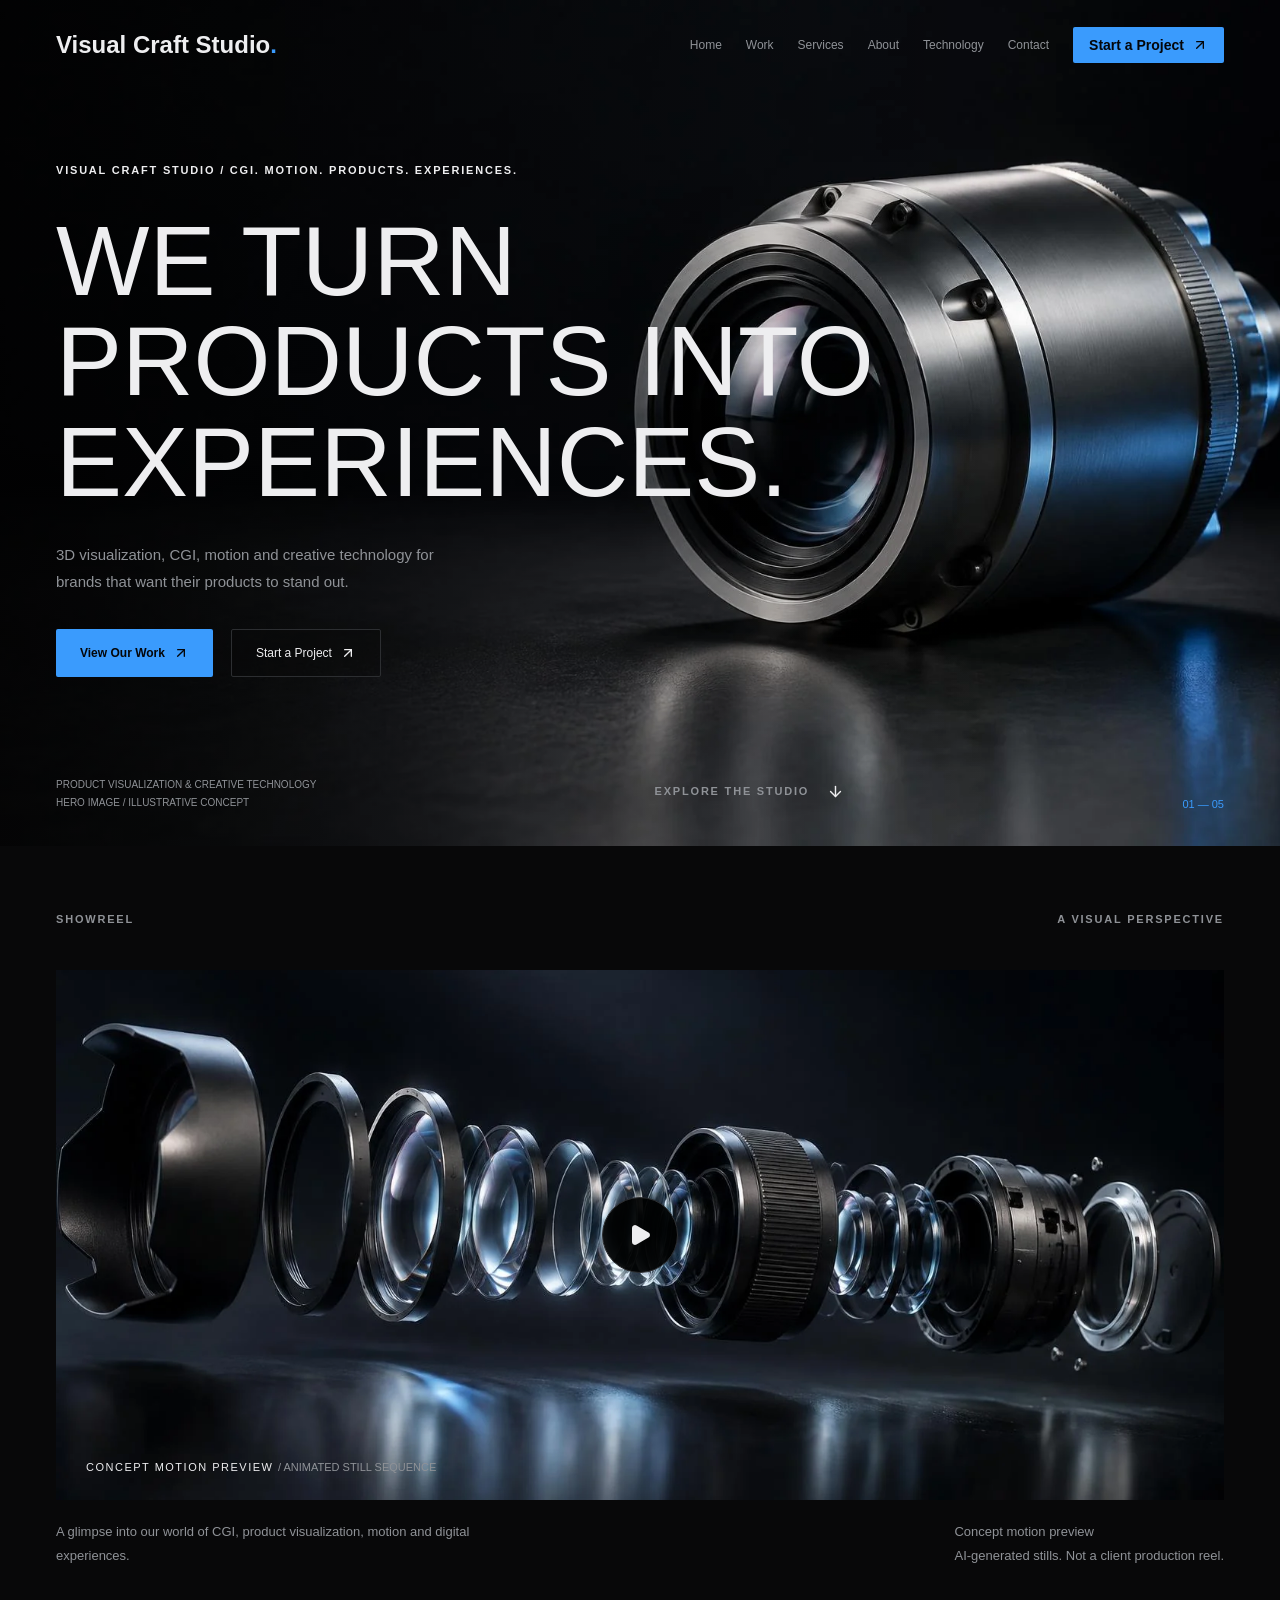
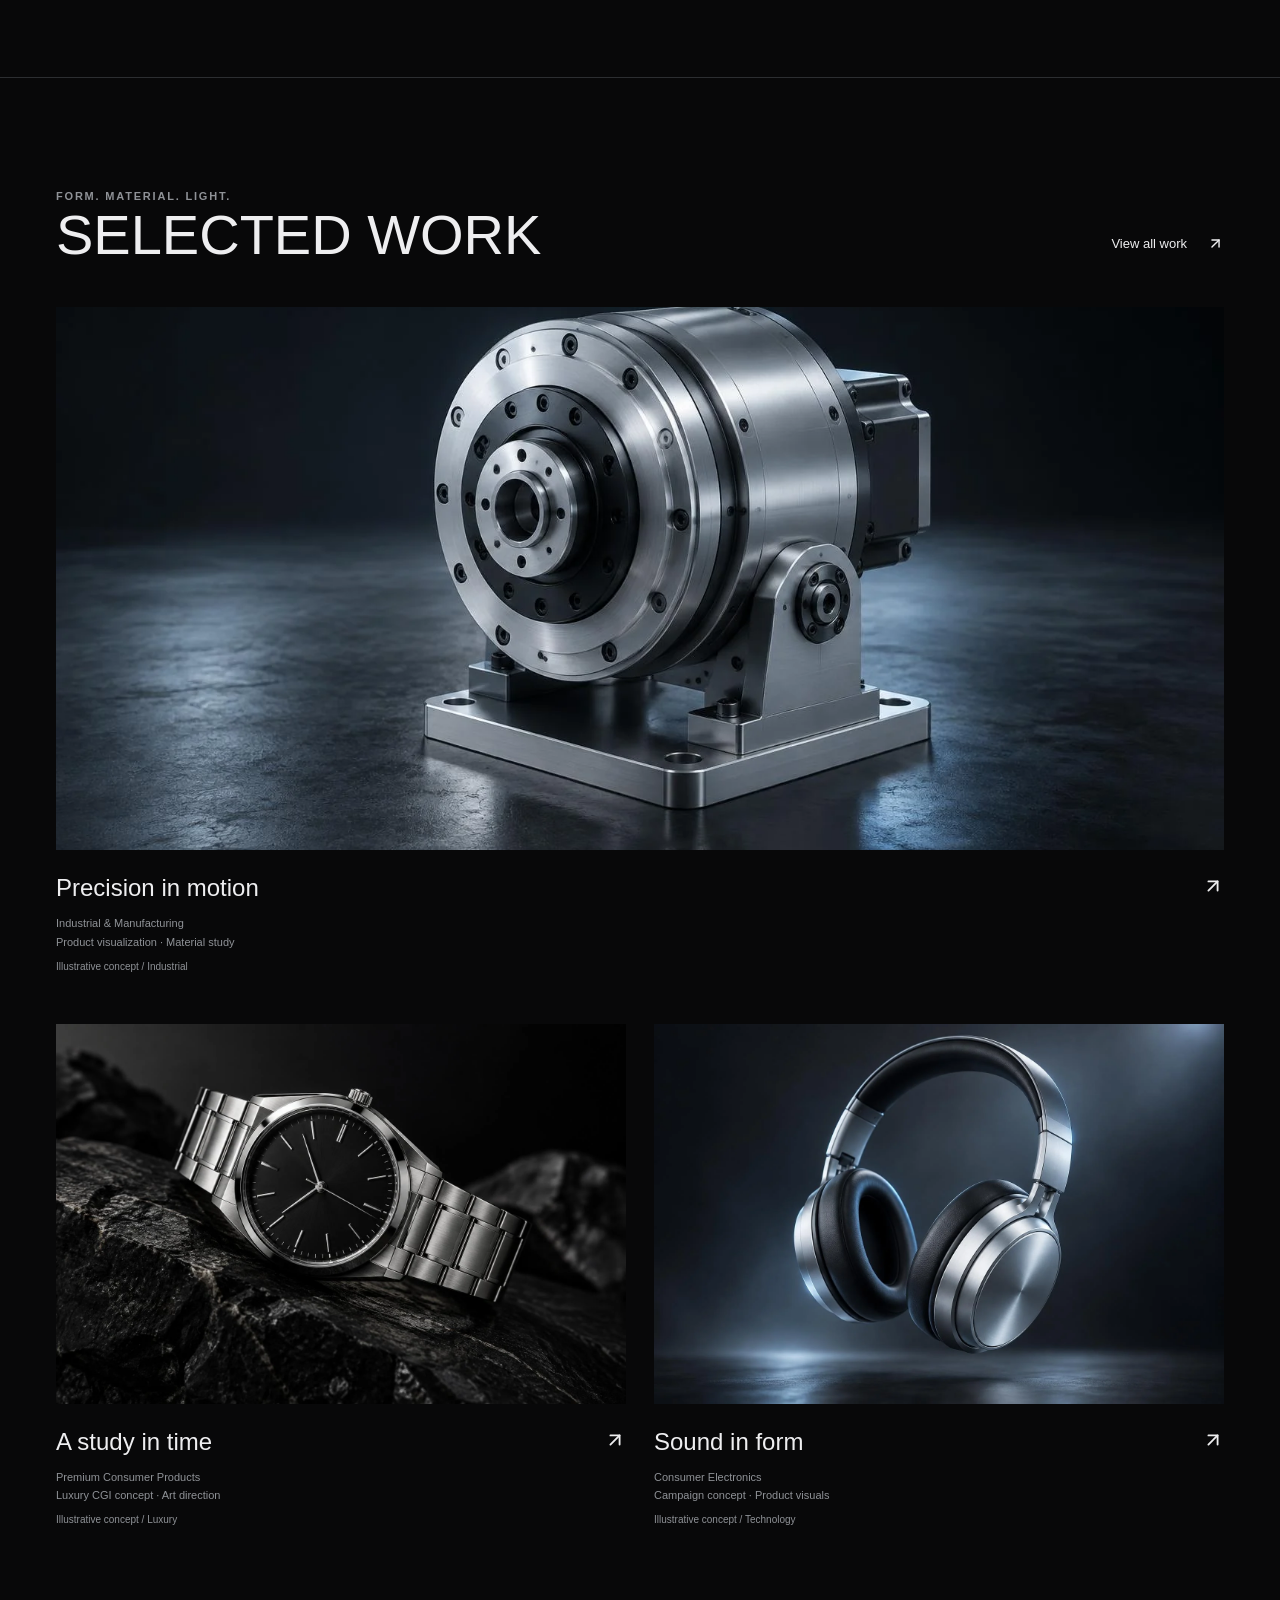
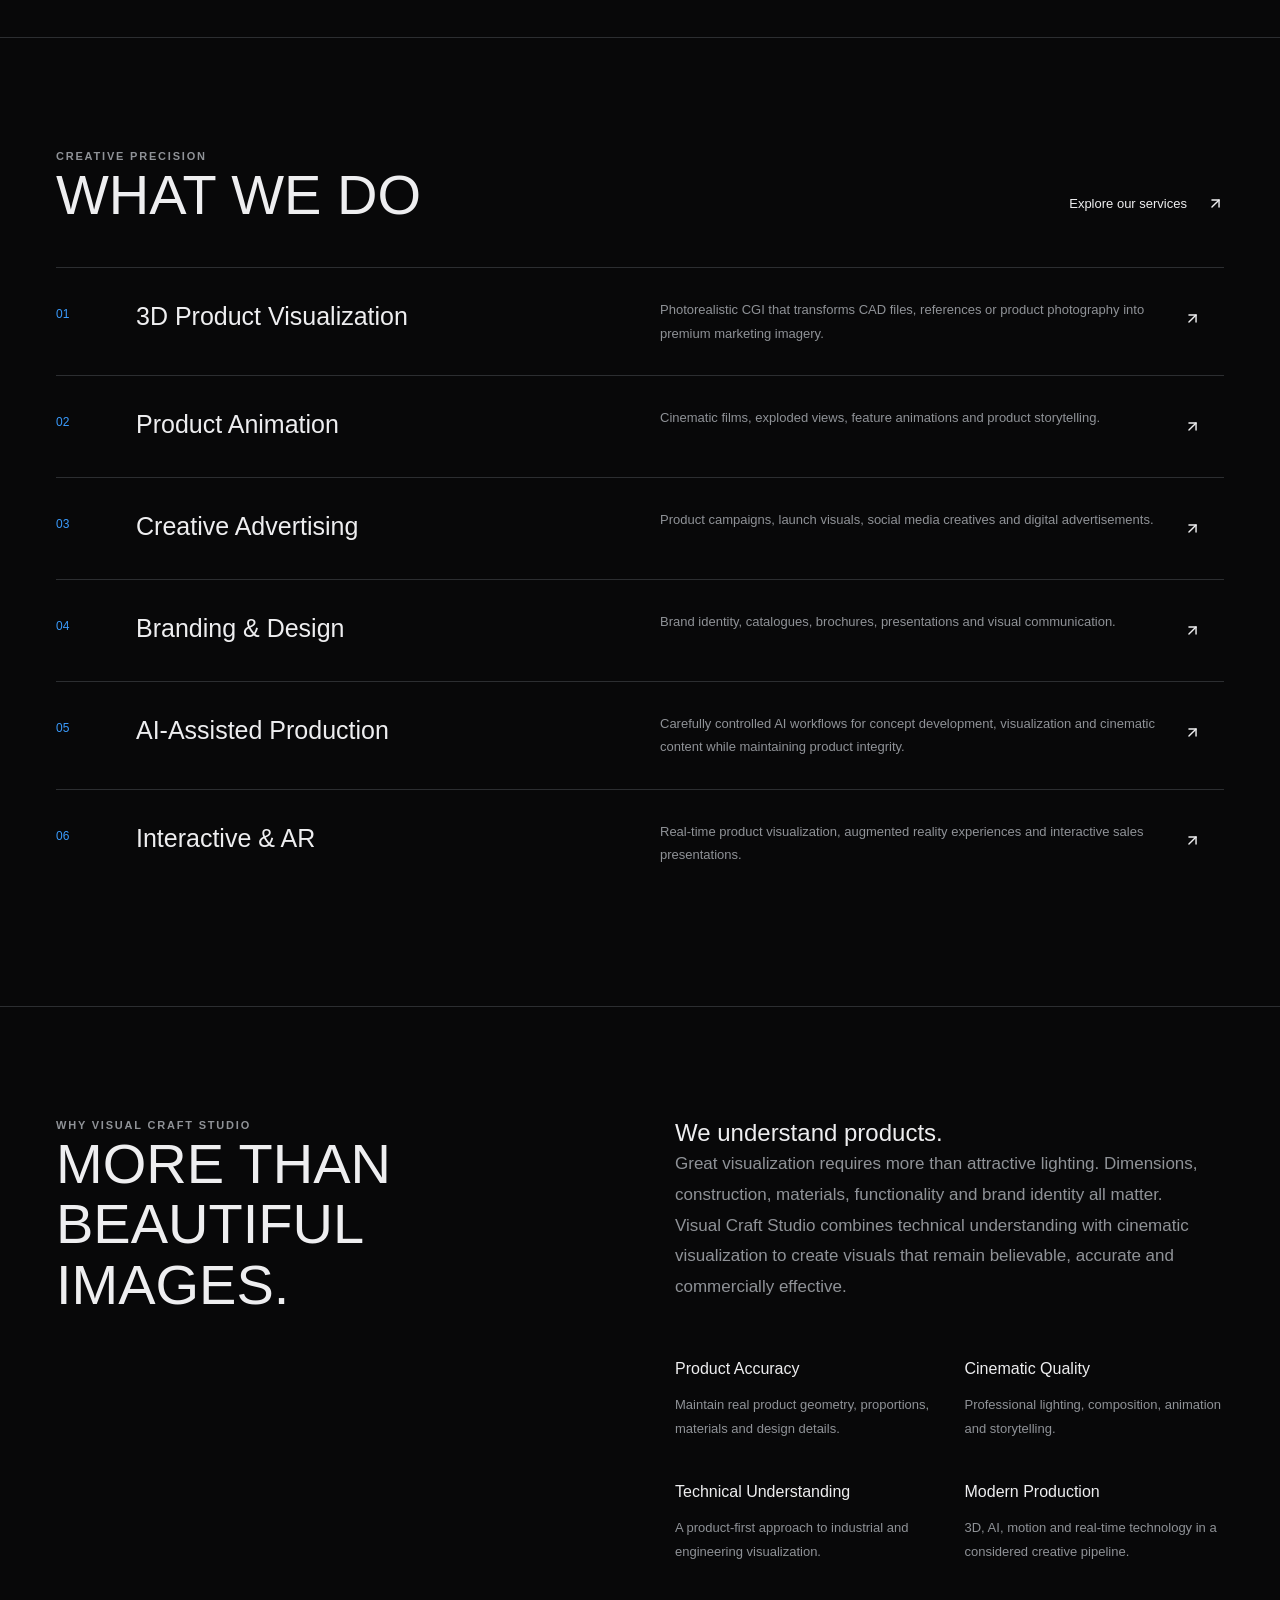
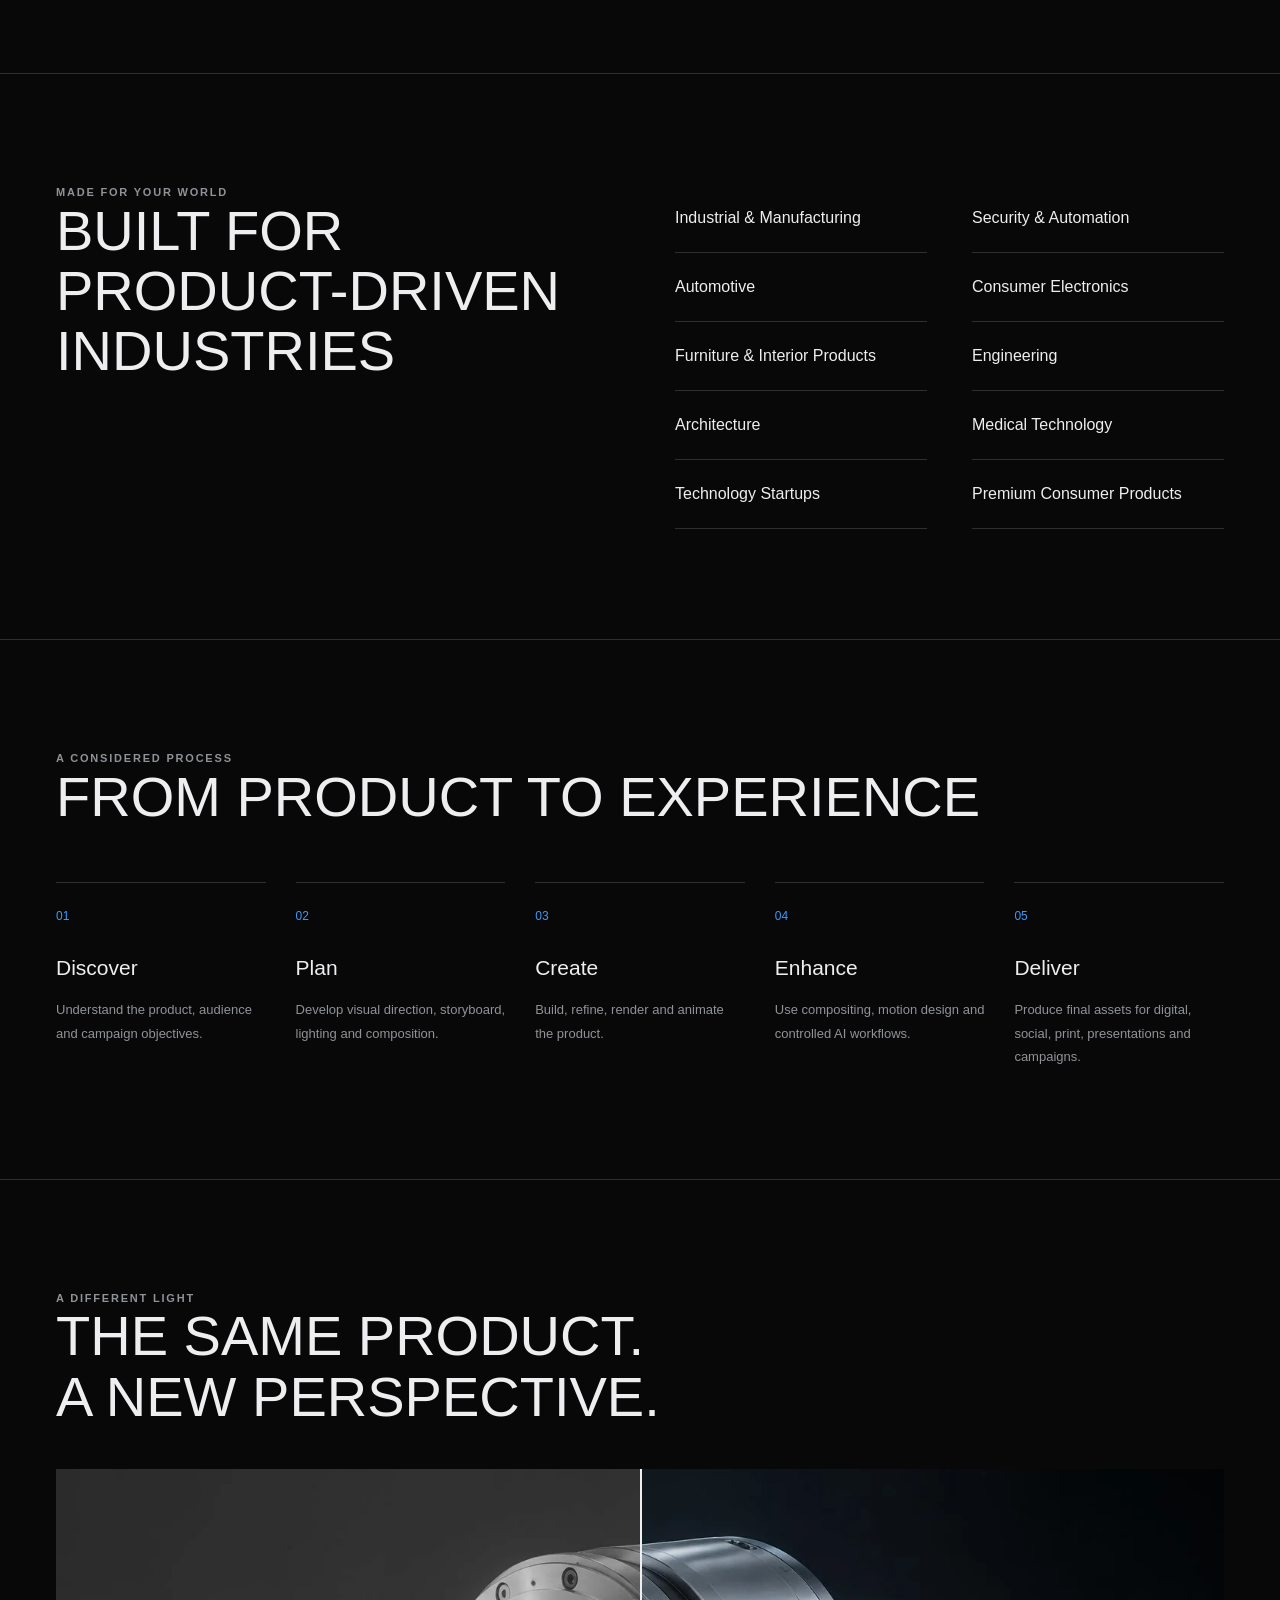
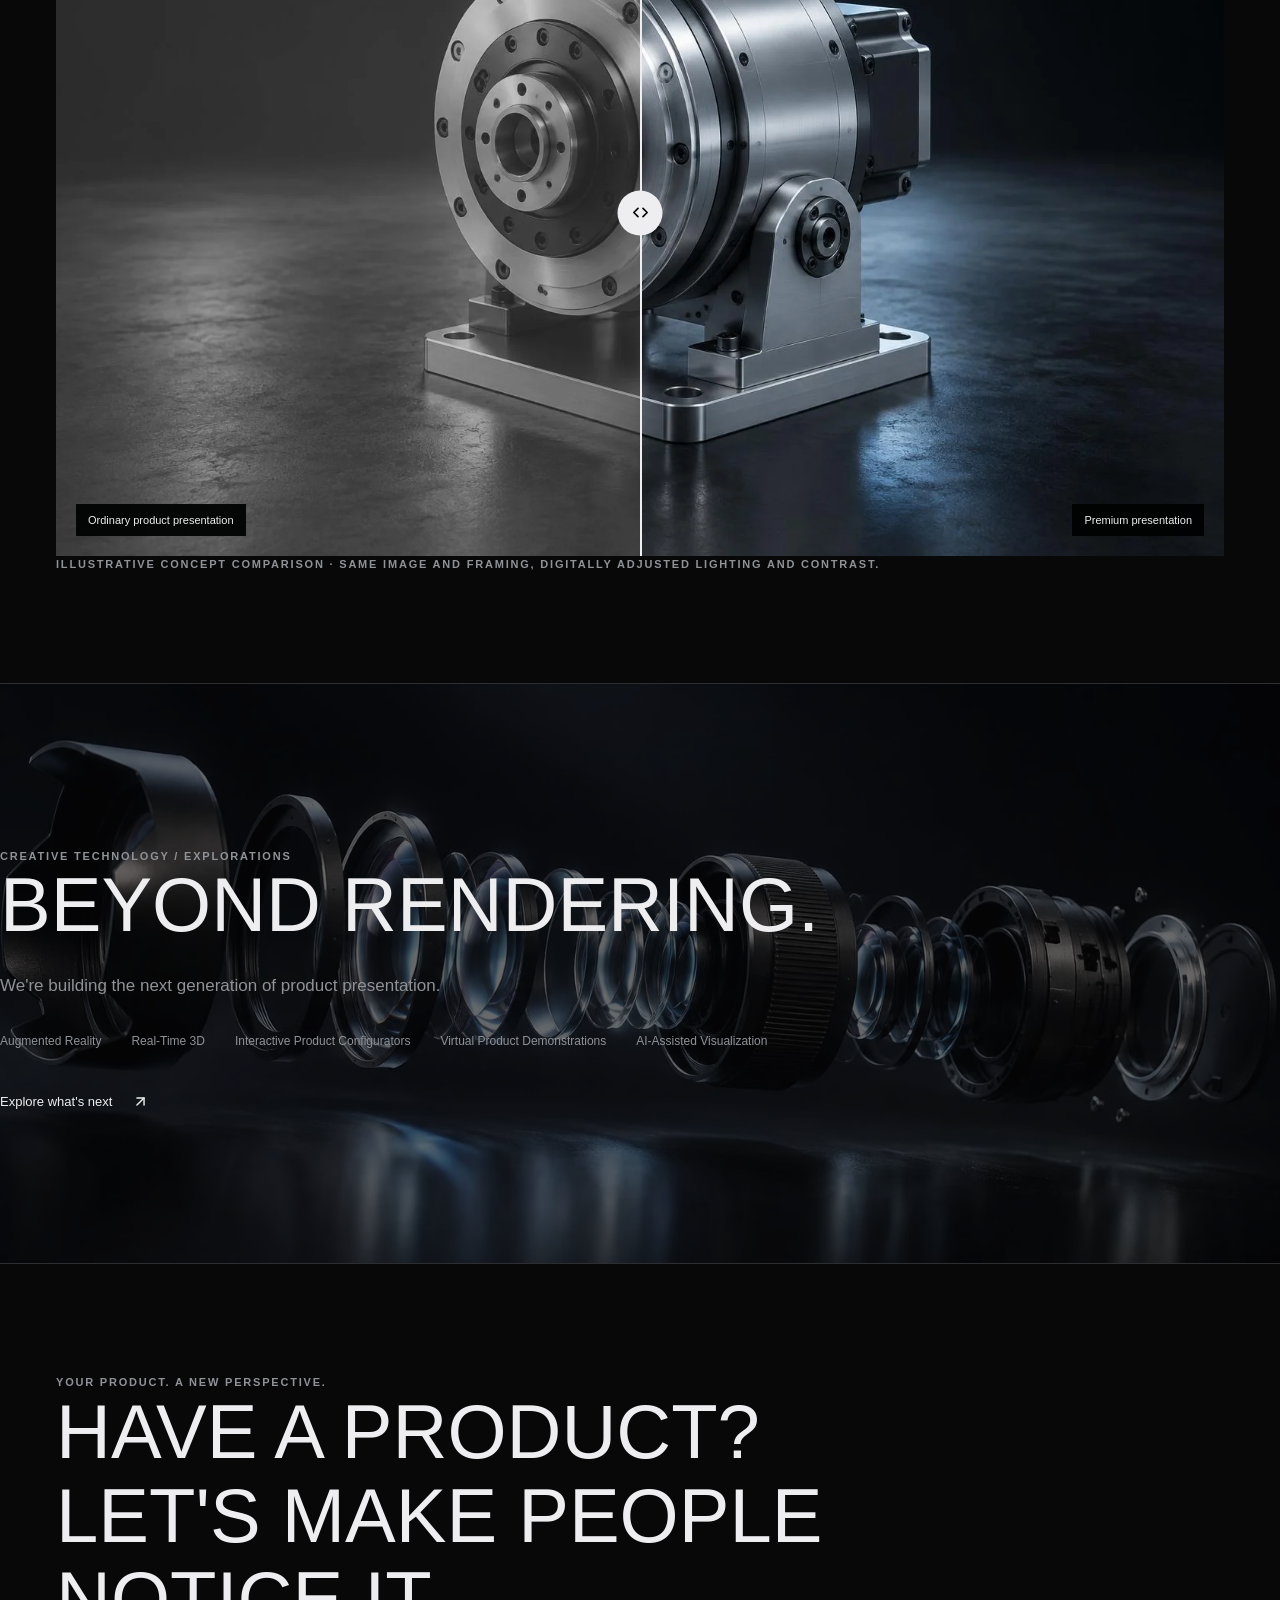
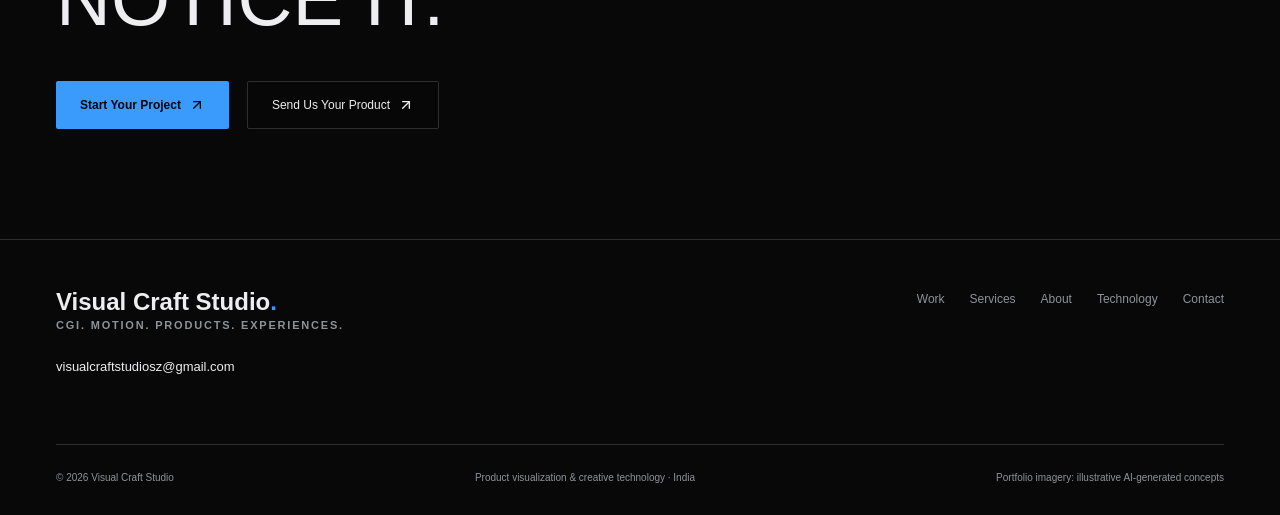
<file: index.html>
<!doctype html><html lang="en"><head><meta charset="UTF-8"/><meta name="viewport" content="width=device-width,initial-scale=1"/><title>Product Visualization &amp; Creative Technology — Visual Craft Studio</title><meta name="description" content="Visual Craft Studio creates product visuals, advertising, branding and design, catalogues, motion and AI-assisted creative work with technical understanding."/><meta property="og:title" content="Product Visualization &amp; Creative Technology — Visual Craft Studio"/><meta property="og:description" content="Visual Craft Studio creates product visuals, advertising, branding and design, catalogues, motion and AI-assisted creative work with technical understanding."/><meta property="og:type" content="website"/><meta property="og:url" content="https://visual-craft-studio.leafyridge.chatgpt.site/"/><meta name="twitter:card" content="summary_large_image"/><meta property="og:image" content="https://visual-craft-studio.leafyridge.chatgpt.site/images/social/hero.jpg"/><meta property="og:image:alt" content="Illustrative precision optical sensor in brushed metal and glass, with cinematic studio lighting"/><meta property="og:image:width" content="1200"/><meta property="og:image:height" content="630"/><meta property="og:image:type" content="image/jpeg"/><meta name="twitter:image" content="https://visual-craft-studio.leafyridge.chatgpt.site/images/social/hero.jpg"/><meta name="twitter:image:alt" content="Illustrative precision optical sensor in brushed metal and glass, with cinematic studio lighting"/><link rel="canonical" href="https://visual-craft-studio.leafyridge.chatgpt.site/"/><link rel="icon" href="./favicon.svg"/><script type="application/ld+json">{"@context":"https://schema.org","@type":"Organization","name":"Visual Craft Studio","url":"https://visual-craft-studio.leafyridge.chatgpt.site","email":"visualcraftstudiosz@gmail.com","description":"Product visuals, advertising, branding and design, catalogues, motion and AI-assisted creative work with a product-first focus on technical accuracy."}</script>  
  <link rel="stylesheet" href="./assets/index-Bm7Mo6kD.css">
</head><body><div id="root"><link rel="preload" as="image" href="./images/hero.webp" fetchPriority="high"/><a class="skip-link" href="#main">Skip to content</a><header class="studio-header "><div class="wrap header-inner"><a class="logo" aria-label="Visual Craft Studio home" href="./index.html" aria-current="page">Visual Craft Studio<span class="logo-dot">.</span></a><nav aria-label="Main navigation" class="desktop-nav"><a class="nav-link" href="./index.html" aria-current="page">Home</a><a class="nav-link" href="./work/index.html">Work</a><a class="nav-link" href="./services/index.html">Services</a><a class="nav-link" href="./about/index.html">About</a><a class="nav-link" href="./technology/index.html">Technology</a><a class="nav-link" href="./contact/index.html">Contact</a><a class="inline-flex items-center justify-center gap-2 whitespace-nowrap text-sm cursor-pointer transition-colors focus-visible:outline-none focus-visible:ring-1 focus-visible:ring-ring disabled:pointer-events-none disabled:opacity-50 disabled:cursor-not-allowed [&amp;_svg]:pointer-events-none [&amp;_svg]:size-4 [&amp;_svg]:shrink-0 rounded-sm bg-primary text-primary-foreground hover:bg-primary/85 font-semibold h-9 px-4 py-2" href="./contact/index.html">Start a Project <svg xmlns="http://www.w3.org/2000/svg" width="24" height="24" viewBox="0 0 24 24" fill="none" stroke="currentColor" stroke-width="2" stroke-linecap="round" stroke-linejoin="round" class="lucide lucide-arrow-up-right" aria-hidden="true"><path d="M7 7h10v10"></path><path d="M7 17 17 7"></path></svg></a></nav><button class="inline-flex items-center justify-center gap-2 whitespace-nowrap rounded-md text-sm font-medium cursor-pointer transition-colors focus-visible:outline-none focus-visible:ring-1 focus-visible:ring-ring disabled:pointer-events-none disabled:opacity-50 disabled:cursor-not-allowed [&amp;_svg]:pointer-events-none [&amp;_svg]:size-4 [&amp;_svg]:shrink-0 hover:bg-accent hover:text-accent-foreground h-9 w-9 mobile-toggle" aria-label="Open navigation" aria-expanded="false" aria-controls="mobile-navigation"><svg xmlns="http://www.w3.org/2000/svg" width="24" height="24" viewBox="0 0 24 24" fill="none" stroke="currentColor" stroke-width="2" stroke-linecap="round" stroke-linejoin="round" class="lucide lucide-menu" aria-hidden="true"><path d="M4 5h16"></path><path d="M4 12h16"></path><path d="M4 19h16"></path></svg></button></div></header><main id="main"><section class="hero"><img class="hero-image" src="./images/hero.webp" width="1920" height="1088" fetchPriority="high" alt="Illustrative precision optical sensor in brushed metal and glass, with cinematic studio lighting"/><div class="wrap hero-content"><p class="eyebrow hero-brand">Visual Craft Studio<!-- --> / <!-- -->CGI. Motion. Products. Experiences.</p><h1>WE TURN<br/>PRODUCTS INTO<br/>EXPERIENCES.</h1><p class="hero-copy">3D visualization, CGI, motion and creative technology for brands that want their products to stand out.</p><div class="hero-actions"><a class="inline-flex items-center justify-center gap-2 whitespace-nowrap cursor-pointer transition-colors focus-visible:outline-none focus-visible:ring-1 focus-visible:ring-ring disabled:pointer-events-none disabled:opacity-50 disabled:cursor-not-allowed [&amp;_svg]:pointer-events-none [&amp;_svg]:size-4 [&amp;_svg]:shrink-0 bg-primary text-primary-foreground hover:bg-primary/85 font-semibold h-12 px-6 py-3 text-xs rounded-sm" href="./work/index.html">View Our Work <svg xmlns="http://www.w3.org/2000/svg" width="24" height="24" viewBox="0 0 24 24" fill="none" stroke="currentColor" stroke-width="2" stroke-linecap="round" stroke-linejoin="round" class="lucide lucide-arrow-up-right" aria-hidden="true"><path d="M7 7h10v10"></path><path d="M7 17 17 7"></path></svg></a><a class="inline-flex items-center justify-center gap-2 whitespace-nowrap font-medium cursor-pointer transition-colors focus-visible:outline-none focus-visible:ring-1 focus-visible:ring-ring disabled:pointer-events-none disabled:opacity-50 disabled:cursor-not-allowed [&amp;_svg]:pointer-events-none [&amp;_svg]:size-4 [&amp;_svg]:shrink-0 border border-border bg-background/30 text-foreground hover:bg-secondary h-12 px-6 py-3 text-xs rounded-sm" href="./contact/index.html">Start a Project<svg xmlns="http://www.w3.org/2000/svg" width="24" height="24" viewBox="0 0 24 24" fill="none" stroke="currentColor" stroke-width="2" stroke-linecap="round" stroke-linejoin="round" class="lucide lucide-arrow-up-right" aria-hidden="true"><path d="M7 7h10v10"></path><path d="M7 17 17 7"></path></svg></a></div></div><div class="hero-bottom"><div class="wrap flex justify-between items-end"><p>PRODUCT VISUALIZATION &amp; CREATIVE TECHNOLOGY<br/>HERO IMAGE / ILLUSTRATIVE CONCEPT</p><a href="#showreel" class="scroll text-link"><span class="eyebrow">Explore the studio</span><svg xmlns="http://www.w3.org/2000/svg" width="17" height="17" viewBox="0 0 24 24" fill="none" stroke="currentColor" stroke-width="2" stroke-linecap="round" stroke-linejoin="round" class="lucide lucide-arrow-down" aria-hidden="true"><path d="M12 5v14"></path><path d="m19 12-7 7-7-7"></path></svg></a><span class="hero-index hidden sm:block">01 — 05</span></div></div></section><section id="showreel" class="section reel-section"><div class="wrap"><div class="section-top"><p class="eyebrow">SHOWREEL</p><span class="eyebrow">A visual perspective</span></div><div class="reel-cover"><img src="./images/animation.webp" alt="Optical product concept motion preview cover" width="1920" height="1088" loading="lazy"/><div class="reel-button"><button class="inline-flex items-center justify-center gap-2 whitespace-nowrap text-sm font-medium cursor-pointer transition-colors focus-visible:outline-none focus-visible:ring-1 focus-visible:ring-ring disabled:pointer-events-none disabled:opacity-50 disabled:cursor-not-allowed [&amp;_svg]:pointer-events-none [&amp;_svg]:shrink-0 border border-foreground bg-overlay text-foreground hover:bg-secondary [&amp;_svg]:size-6 h-[76px] w-[76px] p-0 rounded-full" aria-label="Play concept motion preview" type="button" aria-haspopup="dialog" aria-expanded="false" aria-controls="radix-_R_4a_" data-state="closed"><svg xmlns="http://www.w3.org/2000/svg" width="23" height="23" viewBox="0 0 24 24" fill="currentColor" stroke="currentColor" stroke-width="2" stroke-linecap="round" stroke-linejoin="round" class="lucide lucide-play" aria-hidden="true"><path d="M5 5a2 2 0 0 1 3.008-1.728l11.997 6.998a2 2 0 0 1 .003 3.458l-12 7A2 2 0 0 1 5 19z"></path></svg></button></div><span class="reel-label">Concept motion preview<!-- --> <span class="text-muted-foreground">/ Animated still sequence</span></span></div><div class="reel-meta"><p>A glimpse into our world of CGI, product visualization, motion and digital experiences.</p><p>Concept motion preview<br/>AI-generated stills. Not a client production reel.</p></div></div></section><section class="section"><div class="wrap"><div class="section-top"><div><p class="eyebrow mb-5">Form. Material. Light.</p><h2>SELECTED WORK</h2></div><a class="text-link" href="./work/index.html">View all work<svg xmlns="http://www.w3.org/2000/svg" width="17" height="17" viewBox="0 0 24 24" fill="none" stroke="currentColor" stroke-width="2" stroke-linecap="round" stroke-linejoin="round" class="lucide lucide-arrow-up-right" aria-hidden="true"><path d="M7 7h10v10"></path><path d="M7 17 17 7"></path></svg></a></div><div class="project-grid"><a class="project-card" href="./work/precision-in-motion/index.html"><div class="project-image"><img src="./images/industrial.webp" width="1536" height="1024" alt="Illustrative brushed-metal precision rotary actuator in controlled studio lighting" loading="lazy"/></div><div class="project-caption"><div><h3>Precision in motion</h3><p>Industrial &amp; Manufacturing<br/>Product visualization · Material study</p><span class="project-tag">Illustrative concept / <!-- -->Industrial</span></div><svg xmlns="http://www.w3.org/2000/svg" width="22" height="22" viewBox="0 0 24 24" fill="none" stroke="currentColor" stroke-width="2" stroke-linecap="round" stroke-linejoin="round" class="lucide lucide-arrow-up-right project-arrow" aria-hidden="true"><path d="M7 7h10v10"></path><path d="M7 17 17 7"></path></svg></div></a><a class="project-card" href="./work/a-study-in-time/index.html"><div class="project-image"><img src="./images/luxury.webp" width="1536" height="1024" alt="Illustrative silver watch and black dial resting on dark stone" loading="lazy"/></div><div class="project-caption"><div><h3>A study in time</h3><p>Premium Consumer Products<br/>Luxury CGI concept · Art direction</p><span class="project-tag">Illustrative concept / <!-- -->Luxury</span></div><svg xmlns="http://www.w3.org/2000/svg" width="22" height="22" viewBox="0 0 24 24" fill="none" stroke="currentColor" stroke-width="2" stroke-linecap="round" stroke-linejoin="round" class="lucide lucide-arrow-up-right project-arrow" aria-hidden="true"><path d="M7 7h10v10"></path><path d="M7 17 17 7"></path></svg></div></a><a class="project-card" href="./work/sound-in-form/index.html"><div class="project-image"><img src="./images/technology.webp" width="1536" height="1024" alt="Illustrative silver headphones with black cushions floating in a dark studio" loading="lazy"/></div><div class="project-caption"><div><h3>Sound in form</h3><p>Consumer Electronics<br/>Campaign concept · Product visuals</p><span class="project-tag">Illustrative concept / <!-- -->Technology</span></div><svg xmlns="http://www.w3.org/2000/svg" width="22" height="22" viewBox="0 0 24 24" fill="none" stroke="currentColor" stroke-width="2" stroke-linecap="round" stroke-linejoin="round" class="lucide lucide-arrow-up-right project-arrow" aria-hidden="true"><path d="M7 7h10v10"></path><path d="M7 17 17 7"></path></svg></div></a></div></div></section><section class="section"><div class="wrap"><div class="section-top"><div><p class="eyebrow mb-5">Creative precision</p><h2>WHAT WE DO</h2></div><a class="text-link" href="./services/index.html">Explore our services<svg xmlns="http://www.w3.org/2000/svg" width="17" height="17" viewBox="0 0 24 24" fill="none" stroke="currentColor" stroke-width="2" stroke-linecap="round" stroke-linejoin="round" class="lucide lucide-arrow-up-right" aria-hidden="true"><path d="M7 7h10v10"></path><path d="M7 17 17 7"></path></svg></a></div><div class="service-row"><span class="service-number">0<!-- -->1</span><h3>3D Product Visualization</h3><div><p>Photorealistic CGI that transforms CAD files, references or product photography into premium marketing imagery.</p></div><div class="service-arrow"><a class="text-link" href="./contact/index.html"><span class="sr-only">Enquire about <!-- -->3D Product Visualization</span><svg xmlns="http://www.w3.org/2000/svg" width="17" height="17" viewBox="0 0 24 24" fill="none" stroke="currentColor" stroke-width="2" stroke-linecap="round" stroke-linejoin="round" class="lucide lucide-arrow-up-right" aria-hidden="true"><path d="M7 7h10v10"></path><path d="M7 17 17 7"></path></svg></a></div></div><div class="service-row"><span class="service-number">0<!-- -->2</span><h3>Product Animation</h3><div><p>Cinematic films, exploded views, feature animations and product storytelling.</p></div><div class="service-arrow"><a class="text-link" href="./contact/index.html"><span class="sr-only">Enquire about <!-- -->Product Animation</span><svg xmlns="http://www.w3.org/2000/svg" width="17" height="17" viewBox="0 0 24 24" fill="none" stroke="currentColor" stroke-width="2" stroke-linecap="round" stroke-linejoin="round" class="lucide lucide-arrow-up-right" aria-hidden="true"><path d="M7 7h10v10"></path><path d="M7 17 17 7"></path></svg></a></div></div><div class="service-row"><span class="service-number">0<!-- -->3</span><h3>Creative Advertising</h3><div><p>Product campaigns, launch visuals, social media creatives and digital advertisements.</p></div><div class="service-arrow"><a class="text-link" href="./contact/index.html"><span class="sr-only">Enquire about <!-- -->Creative Advertising</span><svg xmlns="http://www.w3.org/2000/svg" width="17" height="17" viewBox="0 0 24 24" fill="none" stroke="currentColor" stroke-width="2" stroke-linecap="round" stroke-linejoin="round" class="lucide lucide-arrow-up-right" aria-hidden="true"><path d="M7 7h10v10"></path><path d="M7 17 17 7"></path></svg></a></div></div><div class="service-row"><span class="service-number">0<!-- -->4</span><h3>Branding &amp; Design</h3><div><p>Brand identity, catalogues, brochures, presentations and visual communication.</p></div><div class="service-arrow"><a class="text-link" href="./contact/index.html"><span class="sr-only">Enquire about <!-- -->Branding &amp; Design</span><svg xmlns="http://www.w3.org/2000/svg" width="17" height="17" viewBox="0 0 24 24" fill="none" stroke="currentColor" stroke-width="2" stroke-linecap="round" stroke-linejoin="round" class="lucide lucide-arrow-up-right" aria-hidden="true"><path d="M7 7h10v10"></path><path d="M7 17 17 7"></path></svg></a></div></div><div class="service-row"><span class="service-number">0<!-- -->5</span><h3>AI-Assisted Production</h3><div><p>Carefully controlled AI workflows for concept development, visualization and cinematic content while maintaining product integrity.</p></div><div class="service-arrow"><a class="text-link" href="./contact/index.html"><span class="sr-only">Enquire about <!-- -->AI-Assisted Production</span><svg xmlns="http://www.w3.org/2000/svg" width="17" height="17" viewBox="0 0 24 24" fill="none" stroke="currentColor" stroke-width="2" stroke-linecap="round" stroke-linejoin="round" class="lucide lucide-arrow-up-right" aria-hidden="true"><path d="M7 7h10v10"></path><path d="M7 17 17 7"></path></svg></a></div></div><div class="service-row"><span class="service-number">0<!-- -->6</span><h3>Interactive &amp; AR</h3><div><p>Real-time product visualization, augmented reality experiences and interactive sales presentations.</p></div><div class="service-arrow"><a class="text-link" href="./contact/index.html"><span class="sr-only">Enquire about <!-- -->Interactive &amp; AR</span><svg xmlns="http://www.w3.org/2000/svg" width="17" height="17" viewBox="0 0 24 24" fill="none" stroke="currentColor" stroke-width="2" stroke-linecap="round" stroke-linejoin="round" class="lucide lucide-arrow-up-right" aria-hidden="true"><path d="M7 7h10v10"></path><path d="M7 17 17 7"></path></svg></a></div></div></div></section><section class="section"><div class="wrap split-layout"><div><p class="eyebrow mb-5">Why <!-- -->Visual Craft Studio</p><h2>MORE THAN<br/>BEAUTIFUL IMAGES.</h2></div><div><h3 class="text-2xl font-normal mb-6">We understand products.</h3><p class="body-copy">Great visualization requires more than attractive lighting. Dimensions, construction, materials, functionality and brand identity all matter.</p><p class="body-copy mt-5">Visual Craft Studio<!-- --> combines technical understanding with cinematic visualization to create visuals that remain believable, accurate and commercially effective.</p><div class="advantage-grid"><article><h3>Product Accuracy</h3><p>Maintain real product geometry, proportions, materials and design details.</p></article><article><h3>Cinematic Quality</h3><p>Professional lighting, composition, animation and storytelling.</p></article><article><h3>Technical Understanding</h3><p>A product-first approach to industrial and engineering visualization.</p></article><article><h3>Modern Production</h3><p>3D, AI, motion and real-time technology in a considered creative pipeline.</p></article></div></div></div></section><section class="section"><div class="wrap split-layout"><div><p class="eyebrow mb-5">Made for your world</p><h2>BUILT FOR<br/>PRODUCT-DRIVEN<br/>INDUSTRIES</h2></div><div class="industry-list"><p>Industrial &amp; Manufacturing</p><p>Security &amp; Automation</p><p>Automotive</p><p>Consumer Electronics</p><p>Furniture &amp; Interior Products</p><p>Engineering</p><p>Architecture</p><p>Medical Technology</p><p>Technology Startups</p><p>Premium Consumer Products</p></div></div></section><section class="section"><div class="wrap"><p class="eyebrow mb-5">A considered process</p><h2>FROM PRODUCT TO EXPERIENCE</h2><div class="process-grid"><article><span class="service-number">0<!-- -->1</span><h3>Discover</h3><p>Understand the product, audience and campaign objectives.</p></article><article><span class="service-number">0<!-- -->2</span><h3>Plan</h3><p>Develop visual direction, storyboard, lighting and composition.</p></article><article><span class="service-number">0<!-- -->3</span><h3>Create</h3><p>Build, refine, render and animate the product.</p></article><article><span class="service-number">0<!-- -->4</span><h3>Enhance</h3><p>Use compositing, motion design and controlled AI workflows.</p></article><article><span class="service-number">0<!-- -->5</span><h3>Deliver</h3><p>Produce final assets for digital, social, print, presentations and campaigns.</p></article></div></div></section><section class="section"><div class="wrap"><div class="section-top"><div><p class="eyebrow mb-5">A different light</p><h2>THE SAME PRODUCT.<br/>A NEW PERSPECTIVE.</h2></div></div><div class="comparison" style="--split:50%"><img src="./images/comparison-plain.webp" width="1536" height="1024" alt="Plain, flattened-light presentation of the same concept actuator" loading="lazy"/><div class="comparison-after"><img src="./images/industrial.webp" width="1536" height="1024" alt="The identical actuator and framing with cinematic contrast and lighting" loading="lazy"/></div><div class="comparison-line"></div><div class="comparison-handle"><svg xmlns="http://www.w3.org/2000/svg" width="20" height="20" viewBox="0 0 24 24" fill="none" stroke="currentColor" stroke-width="2" stroke-linecap="round" stroke-linejoin="round" class="lucide lucide-chevrons-left-right" aria-hidden="true"><path d="m9 7-5 5 5 5"></path><path d="m15 7 5 5-5 5"></path></svg></div><div class="comparison-labels"><span>Ordinary product presentation</span><span>Premium presentation</span></div><input type="range" min="0" max="100" aria-label="Product presentation comparison" aria-valuetext="50% plain presentation, 50% cinematic presentation" value="50"/></div><p class="eyebrow mt-5">Illustrative concept comparison · Same image and framing, digitally adjusted lighting and contrast.</p></div></section><section class="section tech-band"><img src="./images/animation.webp" width="1536" height="1024" alt="Exploded optical product concept" loading="lazy"/><div class="wrap tech-content"><p class="eyebrow mb-6">Creative technology / Explorations</p><h2>BEYOND RENDERING.</h2><p class="body-copy">We&#x27;re building the next generation of product presentation.</p><div class="tech-list"><span>Augmented Reality</span><span>Real-Time 3D</span><span>Interactive Product Configurators</span><span>Virtual Product Demonstrations</span><span>AI-Assisted Visualization</span></div><a class="text-link" href="./technology/index.html">Explore what&#x27;s next<svg xmlns="http://www.w3.org/2000/svg" width="17" height="17" viewBox="0 0 24 24" fill="none" stroke="currentColor" stroke-width="2" stroke-linecap="round" stroke-linejoin="round" class="lucide lucide-arrow-up-right" aria-hidden="true"><path d="M7 7h10v10"></path><path d="M7 17 17 7"></path></svg></a></div></section><section class="section cta-section"><div class="wrap"><p class="eyebrow mb-8">Your product. A new perspective.</p><h2>HAVE A PRODUCT?<br/>LET&#x27;S MAKE PEOPLE<br class="hidden md:block"/> NOTICE IT.</h2><div class="hero-actions"><a class="inline-flex items-center justify-center gap-2 whitespace-nowrap cursor-pointer transition-colors focus-visible:outline-none focus-visible:ring-1 focus-visible:ring-ring disabled:pointer-events-none disabled:opacity-50 disabled:cursor-not-allowed [&amp;_svg]:pointer-events-none [&amp;_svg]:size-4 [&amp;_svg]:shrink-0 bg-primary text-primary-foreground hover:bg-primary/85 font-semibold h-12 px-6 py-3 text-xs rounded-sm" href="./contact/index.html">Start Your Project<svg xmlns="http://www.w3.org/2000/svg" width="24" height="24" viewBox="0 0 24 24" fill="none" stroke="currentColor" stroke-width="2" stroke-linecap="round" stroke-linejoin="round" class="lucide lucide-arrow-up-right" aria-hidden="true"><path d="M7 7h10v10"></path><path d="M7 17 17 7"></path></svg></a><a class="inline-flex items-center justify-center gap-2 whitespace-nowrap font-medium cursor-pointer transition-colors focus-visible:outline-none focus-visible:ring-1 focus-visible:ring-ring disabled:pointer-events-none disabled:opacity-50 disabled:cursor-not-allowed [&amp;_svg]:pointer-events-none [&amp;_svg]:size-4 [&amp;_svg]:shrink-0 border border-border bg-background/30 text-foreground hover:bg-secondary h-12 px-6 py-3 text-xs rounded-sm" href="./contact/index.html">Send Us Your Product<svg xmlns="http://www.w3.org/2000/svg" width="24" height="24" viewBox="0 0 24 24" fill="none" stroke="currentColor" stroke-width="2" stroke-linecap="round" stroke-linejoin="round" class="lucide lucide-arrow-up-right" aria-hidden="true"><path d="M7 7h10v10"></path><path d="M7 17 17 7"></path></svg></a></div></div></section></main><footer class="studio-footer"><div class="wrap"><div class="footer-top"><div><a class="logo" href="./index.html" aria-current="page">Visual Craft Studio<span class="logo-dot">.</span></a><p class="eyebrow mt-5">CGI. Motion. Products. Experiences.</p><a class="text-link break-all mt-3" href="mailto:visualcraftstudiosz@gmail.com">visualcraftstudiosz@gmail.com</a></div><nav class="footer-nav" aria-label="Footer navigation"><a class="nav-link" href="./work/index.html">Work</a><a class="nav-link" href="./services/index.html">Services</a><a class="nav-link" href="./about/index.html">About</a><a class="nav-link" href="./technology/index.html">Technology</a><a class="nav-link" href="./contact/index.html">Contact</a></nav></div><div class="footer-bottom"><span>© <!-- -->2026<!-- --> <!-- -->Visual Craft Studio</span><span>Product visualization &amp; creative technology · India</span><span>Portfolio imagery: illustrative AI-generated concepts</span></div></div></footer></div><script src="./js/offline.js" defer></script></body></html>
</file>
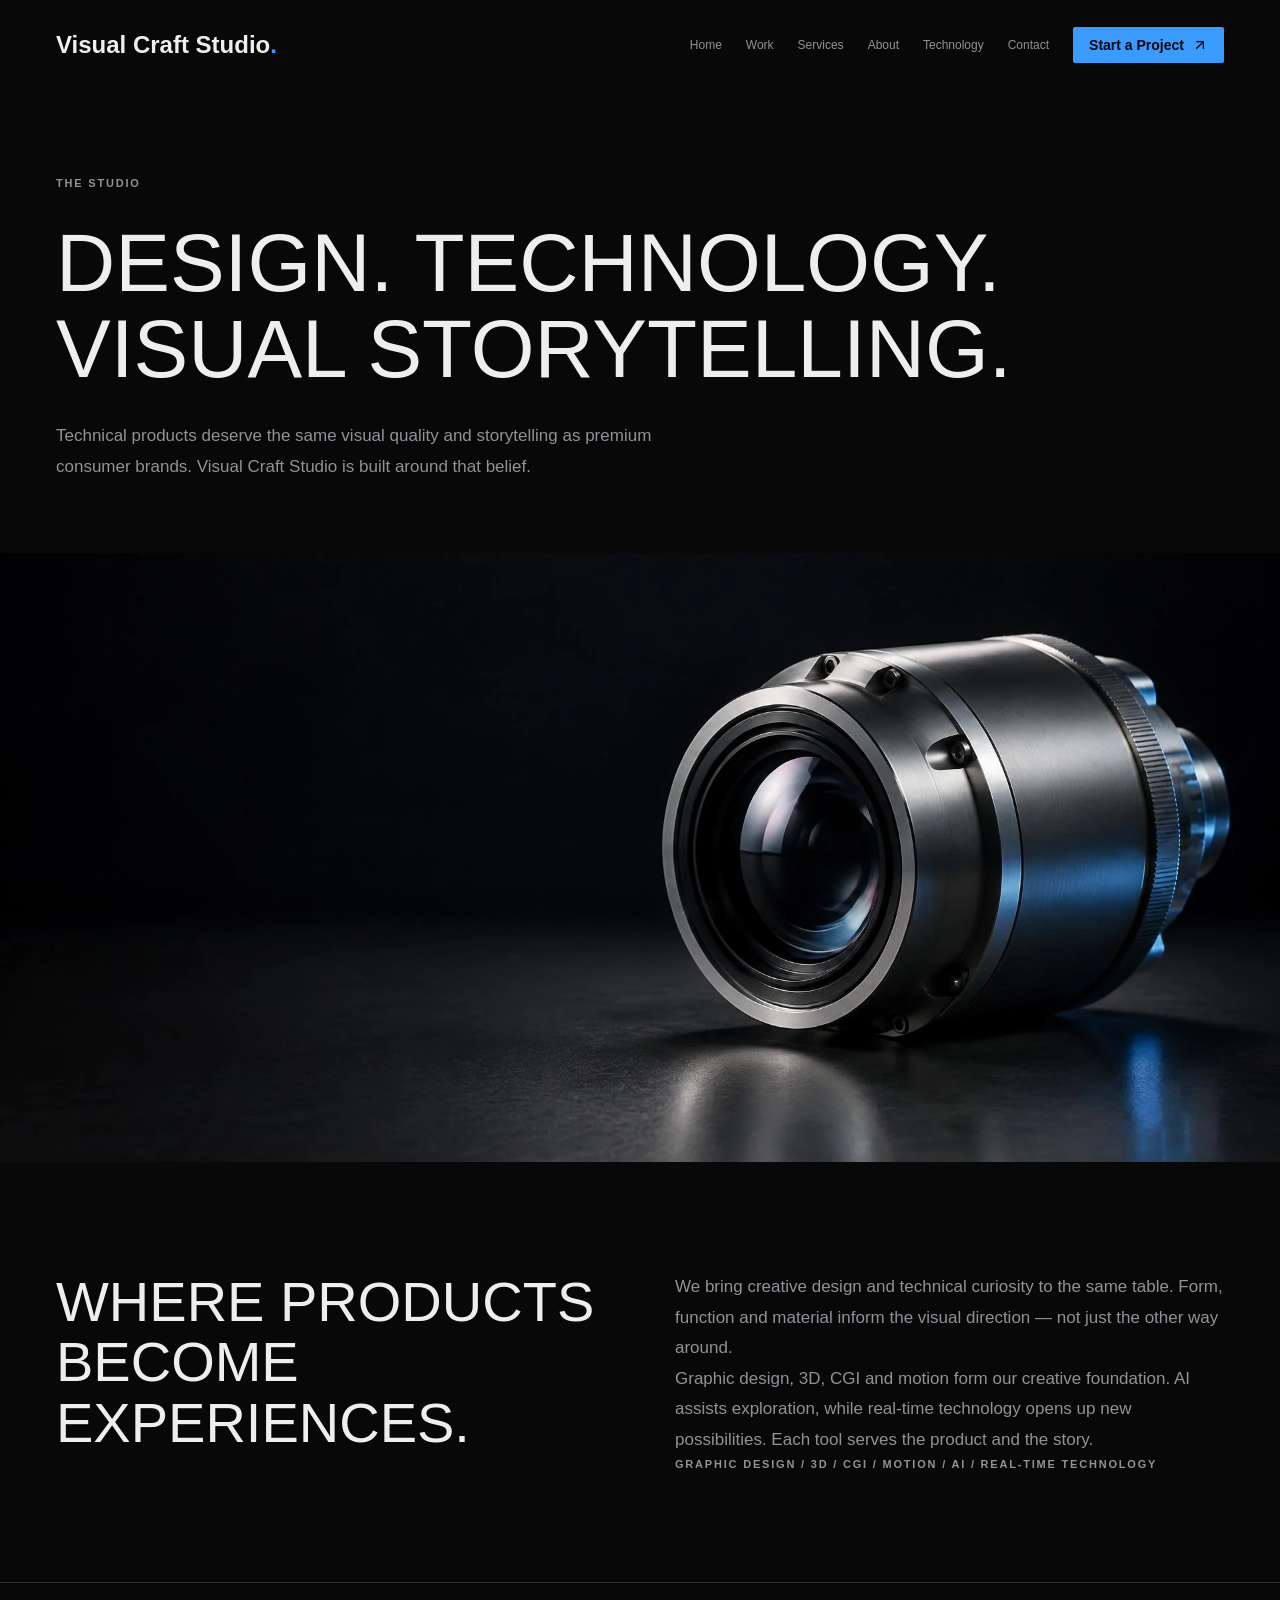
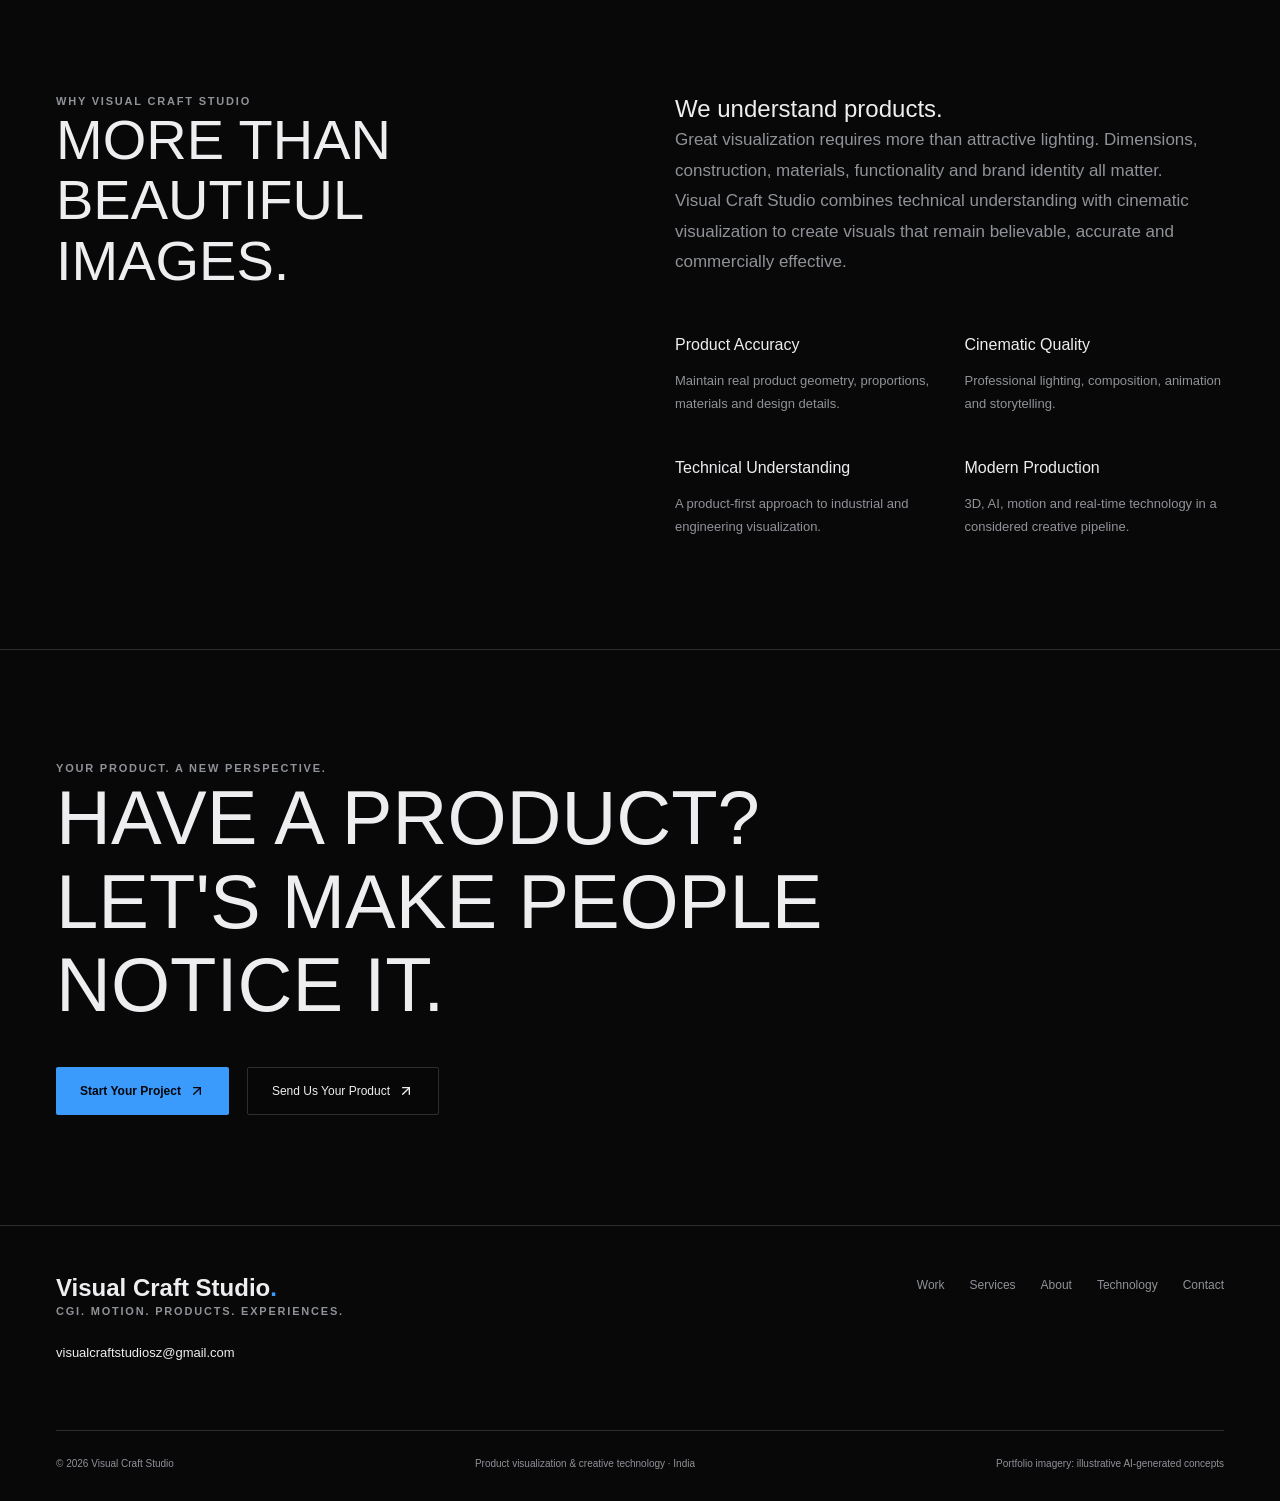
<file: about/index.html>
<!doctype html><html lang="en"><head><meta charset="UTF-8"/><meta name="viewport" content="width=device-width,initial-scale=1"/><title>About · A Product-First Creative Studio — Visual Craft Studio</title><meta name="description" content="Visual Craft Studio combines graphic design, 3D, CGI, motion and AI-assisted workflows to give products considered visual storytelling."/><meta property="og:title" content="About · A Product-First Creative Studio — Visual Craft Studio"/><meta property="og:description" content="Visual Craft Studio combines graphic design, 3D, CGI, motion and AI-assisted workflows to give products considered visual storytelling."/><meta property="og:type" content="website"/><meta property="og:url" content="https://visual-craft-studio.leafyridge.chatgpt.site/about"/><meta name="twitter:card" content="summary_large_image"/><meta property="og:image" content="https://visual-craft-studio.leafyridge.chatgpt.site/images/social/hero.jpg"/><meta property="og:image:alt" content="Illustrative precision optical sensor in brushed metal and glass, with cinematic studio lighting"/><meta property="og:image:width" content="1200"/><meta property="og:image:height" content="630"/><meta property="og:image:type" content="image/jpeg"/><meta name="twitter:image" content="https://visual-craft-studio.leafyridge.chatgpt.site/images/social/hero.jpg"/><meta name="twitter:image:alt" content="Illustrative precision optical sensor in brushed metal and glass, with cinematic studio lighting"/><link rel="canonical" href="https://visual-craft-studio.leafyridge.chatgpt.site/about"/><link rel="icon" href="../favicon.svg"/><script type="application/ld+json">{"@context":"https://schema.org","@type":"Organization","name":"Visual Craft Studio","url":"https://visual-craft-studio.leafyridge.chatgpt.site","email":"visualcraftstudiosz@gmail.com","description":"Product visuals, advertising, branding and design, catalogues, motion and AI-assisted creative work with a product-first focus on technical accuracy."}</script>  
  <link rel="stylesheet" href="../assets/index-Bm7Mo6kD.css">
</head><body><div id="root"><link rel="preload" as="image" href="../images/hero.webp"/><a class="skip-link" href="#main">Skip to content</a><header class="studio-header "><div class="wrap header-inner"><a class="logo" aria-label="Visual Craft Studio home" href="../index.html">Visual Craft Studio<span class="logo-dot">.</span></a><nav aria-label="Main navigation" class="desktop-nav"><a class="nav-link" href="../index.html">Home</a><a class="nav-link" href="../work/index.html">Work</a><a class="nav-link" href="../services/index.html">Services</a><a class="nav-link" href="../about/index.html" aria-current="page">About</a><a class="nav-link" href="../technology/index.html">Technology</a><a class="nav-link" href="../contact/index.html">Contact</a><a class="inline-flex items-center justify-center gap-2 whitespace-nowrap text-sm cursor-pointer transition-colors focus-visible:outline-none focus-visible:ring-1 focus-visible:ring-ring disabled:pointer-events-none disabled:opacity-50 disabled:cursor-not-allowed [&amp;_svg]:pointer-events-none [&amp;_svg]:size-4 [&amp;_svg]:shrink-0 rounded-sm bg-primary text-primary-foreground hover:bg-primary/85 font-semibold h-9 px-4 py-2" href="../contact/index.html">Start a Project <svg xmlns="http://www.w3.org/2000/svg" width="24" height="24" viewBox="0 0 24 24" fill="none" stroke="currentColor" stroke-width="2" stroke-linecap="round" stroke-linejoin="round" class="lucide lucide-arrow-up-right" aria-hidden="true"><path d="M7 7h10v10"></path><path d="M7 17 17 7"></path></svg></a></nav><button class="inline-flex items-center justify-center gap-2 whitespace-nowrap rounded-md text-sm font-medium cursor-pointer transition-colors focus-visible:outline-none focus-visible:ring-1 focus-visible:ring-ring disabled:pointer-events-none disabled:opacity-50 disabled:cursor-not-allowed [&amp;_svg]:pointer-events-none [&amp;_svg]:size-4 [&amp;_svg]:shrink-0 hover:bg-accent hover:text-accent-foreground h-9 w-9 mobile-toggle" aria-label="Open navigation" aria-expanded="false" aria-controls="mobile-navigation"><svg xmlns="http://www.w3.org/2000/svg" width="24" height="24" viewBox="0 0 24 24" fill="none" stroke="currentColor" stroke-width="2" stroke-linecap="round" stroke-linejoin="round" class="lucide lucide-menu" aria-hidden="true"><path d="M4 5h16"></path><path d="M4 12h16"></path><path d="M4 19h16"></path></svg></button></div></header><main id="main"><section class="wrap page-intro"><div class="eyebrow">The studio</div><h1>DESIGN. TECHNOLOGY. VISUAL STORYTELLING.</h1><p class="body-copy">Technical products deserve the same visual quality and storytelling as premium consumer brands. Visual Craft Studio is built around that belief.</p></section><img class="about-image" src="../images/hero.webp" width="1920" height="1088" alt="Illustrative optical product study combining brushed metal and glass"/><section class="section"><div class="wrap split-layout"><h2>WHERE PRODUCTS<br/>BECOME EXPERIENCES.</h2><div><p class="body-copy">We bring creative design and technical curiosity to the same table. Form, function and material inform the visual direction — not just the other way around.</p><p class="body-copy mt-6">Graphic design, 3D, CGI and motion form our creative foundation. AI assists exploration, while real-time technology opens up new possibilities. Each tool serves the product and the story.</p><p class="eyebrow mt-8">Graphic Design / 3D / CGI / Motion / AI / Real-Time Technology</p></div></div></section><section class="section"><div class="wrap split-layout"><div><p class="eyebrow mb-5">Why <!-- -->Visual Craft Studio</p><h2>MORE THAN<br/>BEAUTIFUL IMAGES.</h2></div><div><h3 class="text-2xl font-normal mb-6">We understand products.</h3><p class="body-copy">Great visualization requires more than attractive lighting. Dimensions, construction, materials, functionality and brand identity all matter.</p><p class="body-copy mt-5">Visual Craft Studio<!-- --> combines technical understanding with cinematic visualization to create visuals that remain believable, accurate and commercially effective.</p><div class="advantage-grid"><article><h3>Product Accuracy</h3><p>Maintain real product geometry, proportions, materials and design details.</p></article><article><h3>Cinematic Quality</h3><p>Professional lighting, composition, animation and storytelling.</p></article><article><h3>Technical Understanding</h3><p>A product-first approach to industrial and engineering visualization.</p></article><article><h3>Modern Production</h3><p>3D, AI, motion and real-time technology in a considered creative pipeline.</p></article></div></div></div></section><section class="section cta-section"><div class="wrap"><p class="eyebrow mb-8">Your product. A new perspective.</p><h2>HAVE A PRODUCT?<br/>LET&#x27;S MAKE PEOPLE<br class="hidden md:block"/> NOTICE IT.</h2><div class="hero-actions"><a class="inline-flex items-center justify-center gap-2 whitespace-nowrap cursor-pointer transition-colors focus-visible:outline-none focus-visible:ring-1 focus-visible:ring-ring disabled:pointer-events-none disabled:opacity-50 disabled:cursor-not-allowed [&amp;_svg]:pointer-events-none [&amp;_svg]:size-4 [&amp;_svg]:shrink-0 bg-primary text-primary-foreground hover:bg-primary/85 font-semibold h-12 px-6 py-3 text-xs rounded-sm" href="../contact/index.html">Start Your Project<svg xmlns="http://www.w3.org/2000/svg" width="24" height="24" viewBox="0 0 24 24" fill="none" stroke="currentColor" stroke-width="2" stroke-linecap="round" stroke-linejoin="round" class="lucide lucide-arrow-up-right" aria-hidden="true"><path d="M7 7h10v10"></path><path d="M7 17 17 7"></path></svg></a><a class="inline-flex items-center justify-center gap-2 whitespace-nowrap font-medium cursor-pointer transition-colors focus-visible:outline-none focus-visible:ring-1 focus-visible:ring-ring disabled:pointer-events-none disabled:opacity-50 disabled:cursor-not-allowed [&amp;_svg]:pointer-events-none [&amp;_svg]:size-4 [&amp;_svg]:shrink-0 border border-border bg-background/30 text-foreground hover:bg-secondary h-12 px-6 py-3 text-xs rounded-sm" href="../contact/index.html">Send Us Your Product<svg xmlns="http://www.w3.org/2000/svg" width="24" height="24" viewBox="0 0 24 24" fill="none" stroke="currentColor" stroke-width="2" stroke-linecap="round" stroke-linejoin="round" class="lucide lucide-arrow-up-right" aria-hidden="true"><path d="M7 7h10v10"></path><path d="M7 17 17 7"></path></svg></a></div></div></section></main><footer class="studio-footer"><div class="wrap"><div class="footer-top"><div><a class="logo" href="../index.html">Visual Craft Studio<span class="logo-dot">.</span></a><p class="eyebrow mt-5">CGI. Motion. Products. Experiences.</p><a class="text-link break-all mt-3" href="mailto:visualcraftstudiosz@gmail.com">visualcraftstudiosz@gmail.com</a></div><nav class="footer-nav" aria-label="Footer navigation"><a class="nav-link" href="../work/index.html">Work</a><a class="nav-link" href="../services/index.html">Services</a><a class="nav-link" href="../about/index.html" aria-current="page">About</a><a class="nav-link" href="../technology/index.html">Technology</a><a class="nav-link" href="../contact/index.html">Contact</a></nav></div><div class="footer-bottom"><span>© <!-- -->2026<!-- --> <!-- -->Visual Craft Studio</span><span>Product visualization &amp; creative technology · India</span><span>Portfolio imagery: illustrative AI-generated concepts</span></div></div></footer></div><script src="../js/offline.js" defer></script></body></html>
</file>
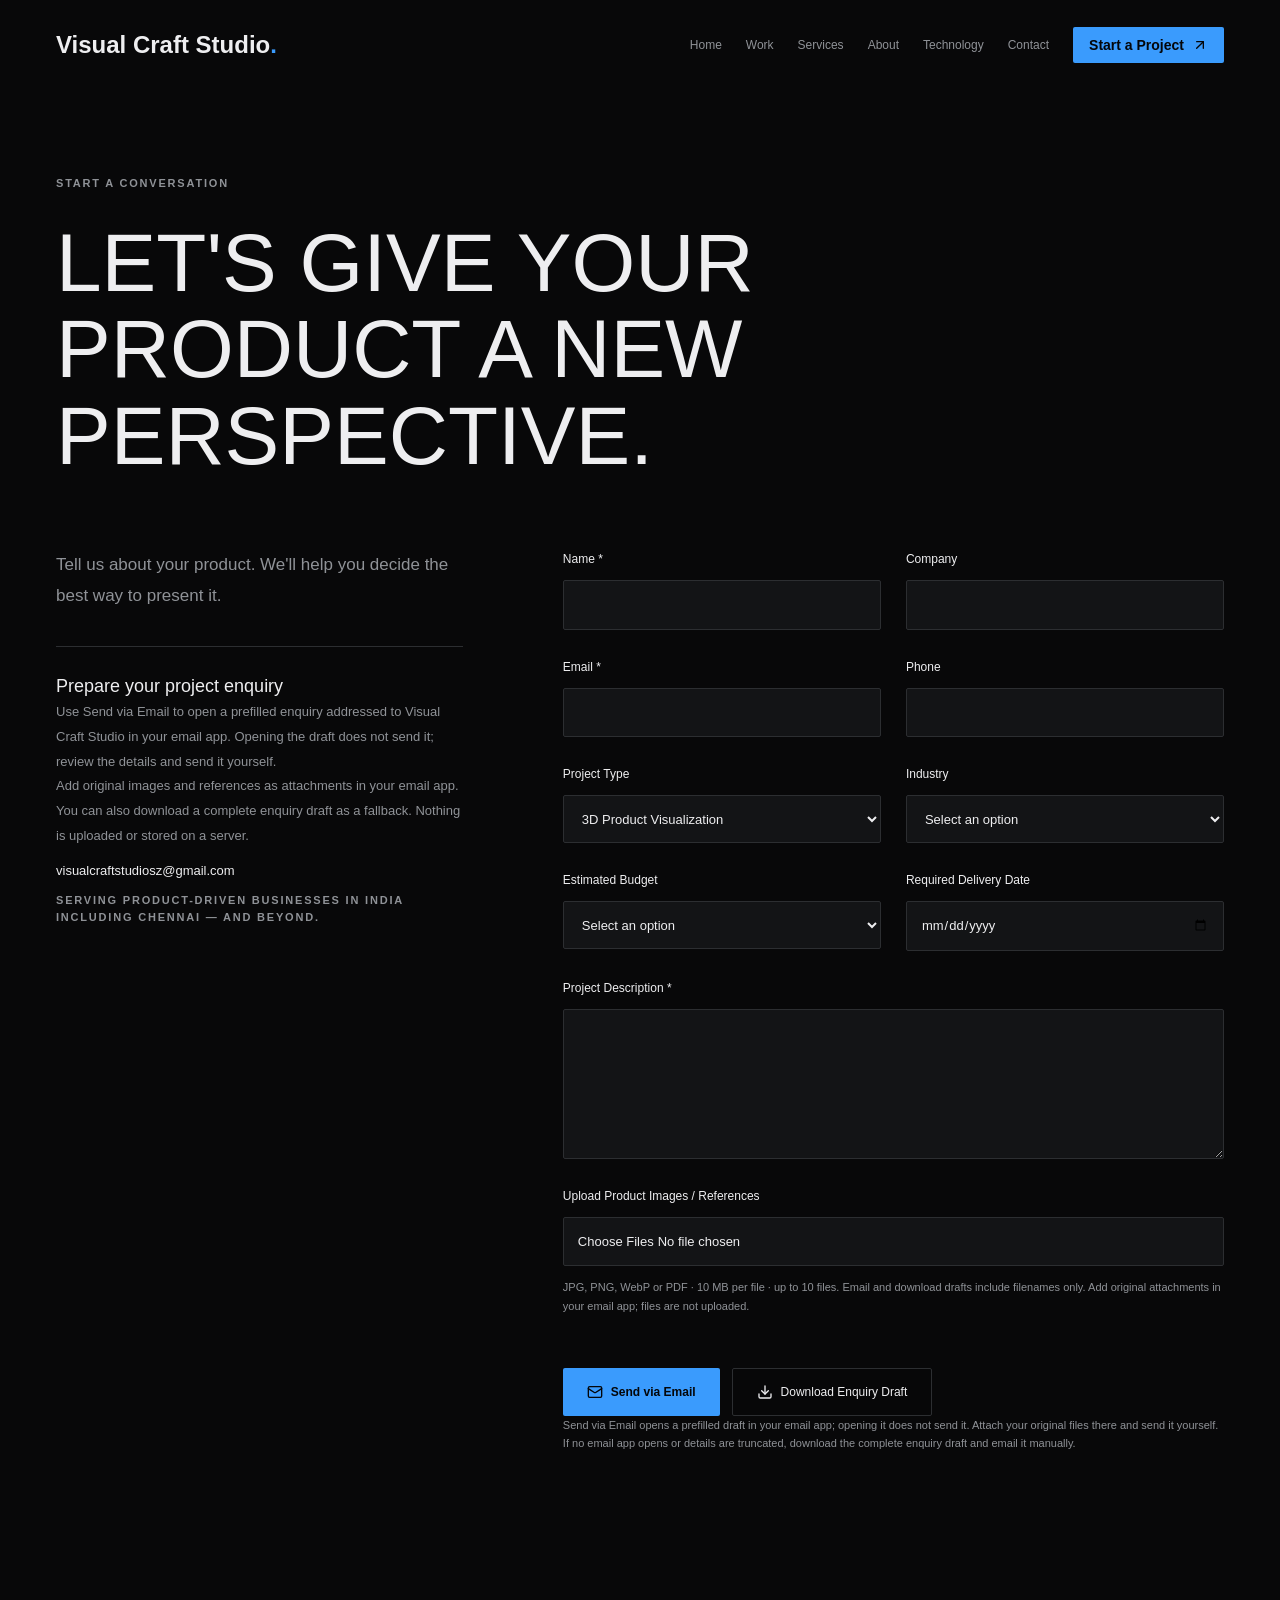
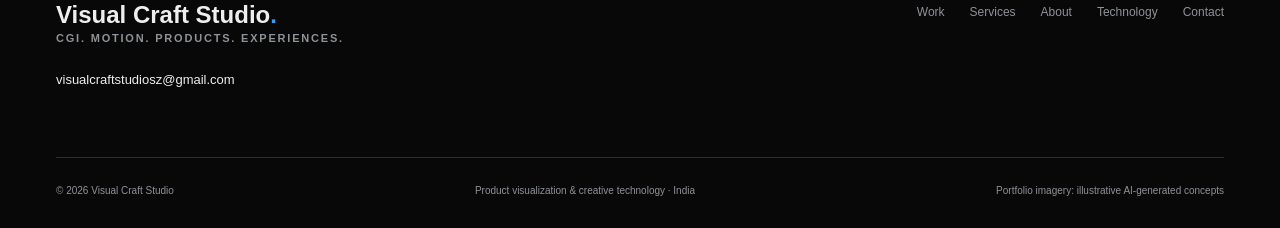
<file: contact/index.html>
<!doctype html><html lang="en"><head><meta charset="UTF-8"/><meta name="viewport" content="width=device-width,initial-scale=1"/><title>Start a Project · Product Visualization Enquiry — Visual Craft Studio</title><meta name="description" content="Tell Visual Craft Studio about your product visuals, advertising, animation, branding, catalogue or interactive project. Prepare an enquiry with reference attachments."/><meta property="og:title" content="Start a Project · Product Visualization Enquiry — Visual Craft Studio"/><meta property="og:description" content="Tell Visual Craft Studio about your product visuals, advertising, animation, branding, catalogue or interactive project. Prepare an enquiry with reference attachments."/><meta property="og:type" content="website"/><meta property="og:url" content="https://visual-craft-studio.leafyridge.chatgpt.site/contact"/><meta name="twitter:card" content="summary_large_image"/><meta property="og:image" content="https://visual-craft-studio.leafyridge.chatgpt.site/images/social/hero.jpg"/><meta property="og:image:alt" content="Illustrative precision optical sensor in brushed metal and glass, with cinematic studio lighting"/><meta property="og:image:width" content="1200"/><meta property="og:image:height" content="630"/><meta property="og:image:type" content="image/jpeg"/><meta name="twitter:image" content="https://visual-craft-studio.leafyridge.chatgpt.site/images/social/hero.jpg"/><meta name="twitter:image:alt" content="Illustrative precision optical sensor in brushed metal and glass, with cinematic studio lighting"/><link rel="canonical" href="https://visual-craft-studio.leafyridge.chatgpt.site/contact"/><link rel="icon" href="../favicon.svg"/><script type="application/ld+json">{"@context":"https://schema.org","@type":"Organization","name":"Visual Craft Studio","url":"https://visual-craft-studio.leafyridge.chatgpt.site","email":"visualcraftstudiosz@gmail.com","description":"Product visuals, advertising, branding and design, catalogues, motion and AI-assisted creative work with a product-first focus on technical accuracy."}</script>  
  <link rel="stylesheet" href="../assets/index-Bm7Mo6kD.css">
</head><body><div id="root"><a class="skip-link" href="#main">Skip to content</a><header class="studio-header "><div class="wrap header-inner"><a class="logo" aria-label="Visual Craft Studio home" href="../index.html">Visual Craft Studio<span class="logo-dot">.</span></a><nav aria-label="Main navigation" class="desktop-nav"><a class="nav-link" href="../index.html">Home</a><a class="nav-link" href="../work/index.html">Work</a><a class="nav-link" href="../services/index.html">Services</a><a class="nav-link" href="../about/index.html">About</a><a class="nav-link" href="../technology/index.html">Technology</a><a class="nav-link" href="../contact/index.html" aria-current="page">Contact</a><a class="inline-flex items-center justify-center gap-2 whitespace-nowrap text-sm cursor-pointer transition-colors focus-visible:outline-none focus-visible:ring-1 focus-visible:ring-ring disabled:pointer-events-none disabled:opacity-50 disabled:cursor-not-allowed [&amp;_svg]:pointer-events-none [&amp;_svg]:size-4 [&amp;_svg]:shrink-0 rounded-sm bg-primary text-primary-foreground hover:bg-primary/85 font-semibold h-9 px-4 py-2" href="../contact/index.html" aria-current="page">Start a Project <svg xmlns="http://www.w3.org/2000/svg" width="24" height="24" viewBox="0 0 24 24" fill="none" stroke="currentColor" stroke-width="2" stroke-linecap="round" stroke-linejoin="round" class="lucide lucide-arrow-up-right" aria-hidden="true"><path d="M7 7h10v10"></path><path d="M7 17 17 7"></path></svg></a></nav><button class="inline-flex items-center justify-center gap-2 whitespace-nowrap rounded-md text-sm font-medium cursor-pointer transition-colors focus-visible:outline-none focus-visible:ring-1 focus-visible:ring-ring disabled:pointer-events-none disabled:opacity-50 disabled:cursor-not-allowed [&amp;_svg]:pointer-events-none [&amp;_svg]:size-4 [&amp;_svg]:shrink-0 hover:bg-accent hover:text-accent-foreground h-9 w-9 mobile-toggle" aria-label="Open navigation" aria-expanded="false" aria-controls="mobile-navigation"><svg xmlns="http://www.w3.org/2000/svg" width="24" height="24" viewBox="0 0 24 24" fill="none" stroke="currentColor" stroke-width="2" stroke-linecap="round" stroke-linejoin="round" class="lucide lucide-menu" aria-hidden="true"><path d="M4 5h16"></path><path d="M4 12h16"></path><path d="M4 19h16"></path></svg></button></div></header><main id="main"><section class="wrap page-intro"><div class="eyebrow">Start a conversation</div><h1>LET&#x27;S GIVE YOUR PRODUCT A NEW PERSPECTIVE.</h1></section><div class="wrap contact-layout"><aside><p class="body-copy">Tell us about your product. We&#x27;ll help you decide the best way to present it.</p><div class="contact-note"><h2 class="text-foreground text-lg font-medium mb-3">Prepare your project enquiry</h2><p>Use Send via Email to open a prefilled enquiry addressed to <!-- -->Visual Craft Studio<!-- --> in your email app. Opening the draft does not send it; review the details and send it yourself.</p><p class="mt-4">Add original images and references as attachments in your email app. You can also download a complete enquiry draft as a fallback. Nothing is uploaded or stored on a server.</p></div><a class="text-link break-all" href="mailto:visualcraftstudiosz@gmail.com">visualcraftstudiosz@gmail.com</a><p class="eyebrow mt-9">Serving product-driven businesses in India<br/>including Chennai — and beyond.</p></aside><form noValidate=""><div class="form-grid"><div class="field"><label for="name">Name *</label><input id="name" type="text" autoComplete="name" required="" aria-invalid="false" name="name"/></div><div class="field"><label for="company">Company</label><input id="company" type="text" autoComplete="organization" aria-invalid="false" name="company"/></div><div class="field"><label for="email">Email *</label><input id="email" type="email" autoComplete="email" required="" aria-invalid="false" name="email"/></div><div class="field"><label for="phone">Phone</label><input id="phone" type="tel" autoComplete="tel" aria-invalid="false" name="phone"/></div><div class="field"><label for="projectType">Project Type</label><select id="projectType" name="projectType" aria-invalid="false"><option value="3D Product Visualization" selected="">3D Product Visualization</option><option value="Product Animation">Product Animation</option><option value="Advertising Campaign">Advertising Campaign</option><option value="Branding">Branding</option><option value="Catalogue / Brochure">Catalogue / Brochure</option><option value="AR / Interactive">AR / Interactive</option><option value="Other">Other</option></select></div><div class="field"><label for="industry">Industry</label><select id="industry" name="industry" aria-invalid="false"><option value="" selected="">Select an option</option><option value="Industrial &amp; Manufacturing">Industrial &amp; Manufacturing</option><option value="Security &amp; Automation">Security &amp; Automation</option><option value="Automotive">Automotive</option><option value="Consumer Electronics">Consumer Electronics</option><option value="Furniture &amp; Interior Products">Furniture &amp; Interior Products</option><option value="Engineering">Engineering</option><option value="Architecture">Architecture</option><option value="Medical Technology">Medical Technology</option><option value="Technology Startups">Technology Startups</option><option value="Premium Consumer Products">Premium Consumer Products</option><option value="Other">Other</option></select></div><div class="field"><label for="budget">Estimated Budget</label><select id="budget" name="budget" aria-invalid="false"><option value="" selected="">Select an option</option><option value="Not sure yet">Not sure yet</option><option value="Below ₹50,000">Below ₹50,000</option><option value="₹50,000 – ₹1,00,000">₹50,000 – ₹1,00,000</option><option value="₹1,00,000 – ₹2,50,000">₹1,00,000 – ₹2,50,000</option><option value="₹2,50,000 – ₹5,00,000">₹2,50,000 – ₹5,00,000</option><option value="₹5,00,000+">₹5,00,000+</option></select></div><div class="field"><label for="deliveryDate">Required Delivery Date</label><input id="deliveryDate" type="date" name="deliveryDate"/></div><div class="field field-full"><label for="description">Project Description *</label><textarea id="description" name="description" required="" aria-invalid="false"></textarea></div><div class="field field-full"><label for="references">Upload Product Images / References</label><input id="references" type="file" multiple="" accept="image/jpeg,image/png,image/webp,application/pdf" aria-describedby="file-guidance file-error"/><p id="file-guidance" class="preview-description">JPG, PNG, WebP or PDF · 10 MB per file · up to 10 files. Email and download drafts include filenames only. Add original attachments in your email app; files are not uploaded.</p><p id="file-error" class="form-error" role="alert"></p><ul class="file-list"></ul></div><div class="field-full"><div class="flex flex-wrap gap-3"><button class="inline-flex items-center justify-center gap-2 whitespace-nowrap cursor-pointer transition-colors focus-visible:outline-none focus-visible:ring-1 focus-visible:ring-ring disabled:pointer-events-none disabled:opacity-50 disabled:cursor-not-allowed [&amp;_svg]:pointer-events-none [&amp;_svg]:size-4 [&amp;_svg]:shrink-0 bg-primary text-primary-foreground hover:bg-primary/85 font-semibold h-12 px-6 py-3 text-xs rounded-sm" type="submit" value="email" name="action"><svg xmlns="http://www.w3.org/2000/svg" width="24" height="24" viewBox="0 0 24 24" fill="none" stroke="currentColor" stroke-width="2" stroke-linecap="round" stroke-linejoin="round" class="lucide lucide-mail" aria-hidden="true"><path d="m22 7-8.991 5.727a2 2 0 0 1-2.009 0L2 7"></path><rect x="2" y="4" width="20" height="16" rx="2"></rect></svg>Send via Email</button><button class="inline-flex items-center justify-center gap-2 whitespace-nowrap font-medium cursor-pointer transition-colors focus-visible:outline-none focus-visible:ring-1 focus-visible:ring-ring disabled:pointer-events-none disabled:opacity-50 disabled:cursor-not-allowed [&amp;_svg]:pointer-events-none [&amp;_svg]:size-4 [&amp;_svg]:shrink-0 border border-border bg-background/30 text-foreground hover:bg-secondary h-12 px-6 py-3 text-xs rounded-sm" type="submit" value="download" name="action"><svg xmlns="http://www.w3.org/2000/svg" width="24" height="24" viewBox="0 0 24 24" fill="none" stroke="currentColor" stroke-width="2" stroke-linecap="round" stroke-linejoin="round" class="lucide lucide-download" aria-hidden="true"><path d="M12 15V3"></path><path d="M21 15v4a2 2 0 0 1-2 2H5a2 2 0 0 1-2-2v-4"></path><path d="m7 10 5 5 5-5"></path></svg>Download Enquiry Draft</button></div><p class="preview-description mt-4">Send via Email opens a prefilled draft in your email app; opening it does not send it. Attach your original files there and send it yourself. If no email app opens or details are truncated, download the complete enquiry draft and email it manually.</p><div aria-live="polite"></div></div></div></form></div></main><footer class="studio-footer"><div class="wrap"><div class="footer-top"><div><a class="logo" href="../index.html">Visual Craft Studio<span class="logo-dot">.</span></a><p class="eyebrow mt-5">CGI. Motion. Products. Experiences.</p><a class="text-link break-all mt-3" href="mailto:visualcraftstudiosz@gmail.com">visualcraftstudiosz@gmail.com</a></div><nav class="footer-nav" aria-label="Footer navigation"><a class="nav-link" href="../work/index.html">Work</a><a class="nav-link" href="../services/index.html">Services</a><a class="nav-link" href="../about/index.html">About</a><a class="nav-link" href="../technology/index.html">Technology</a><a class="nav-link" href="../contact/index.html" aria-current="page">Contact</a></nav></div><div class="footer-bottom"><span>© <!-- -->2026<!-- --> <!-- -->Visual Craft Studio</span><span>Product visualization &amp; creative technology · India</span><span>Portfolio imagery: illustrative AI-generated concepts</span></div></div></footer></div><script src="../js/offline.js" defer></script></body></html>
</file>
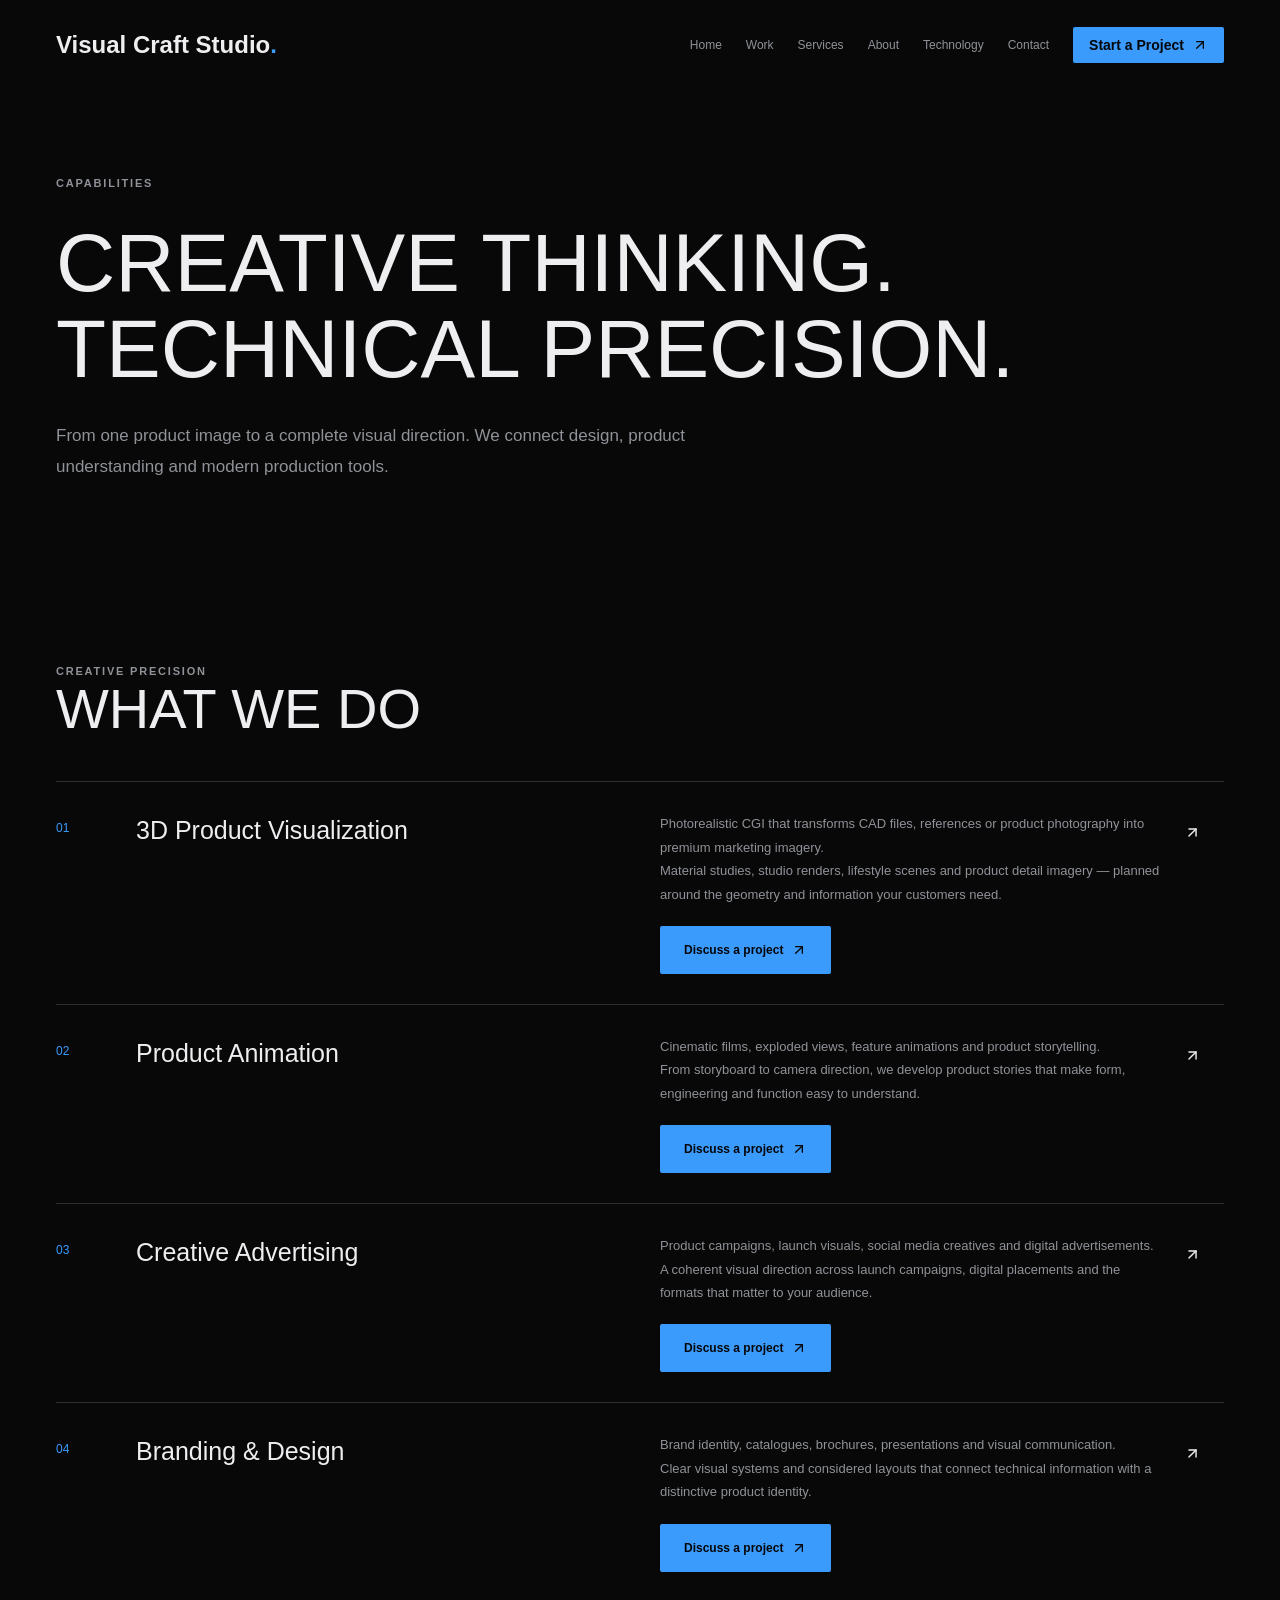
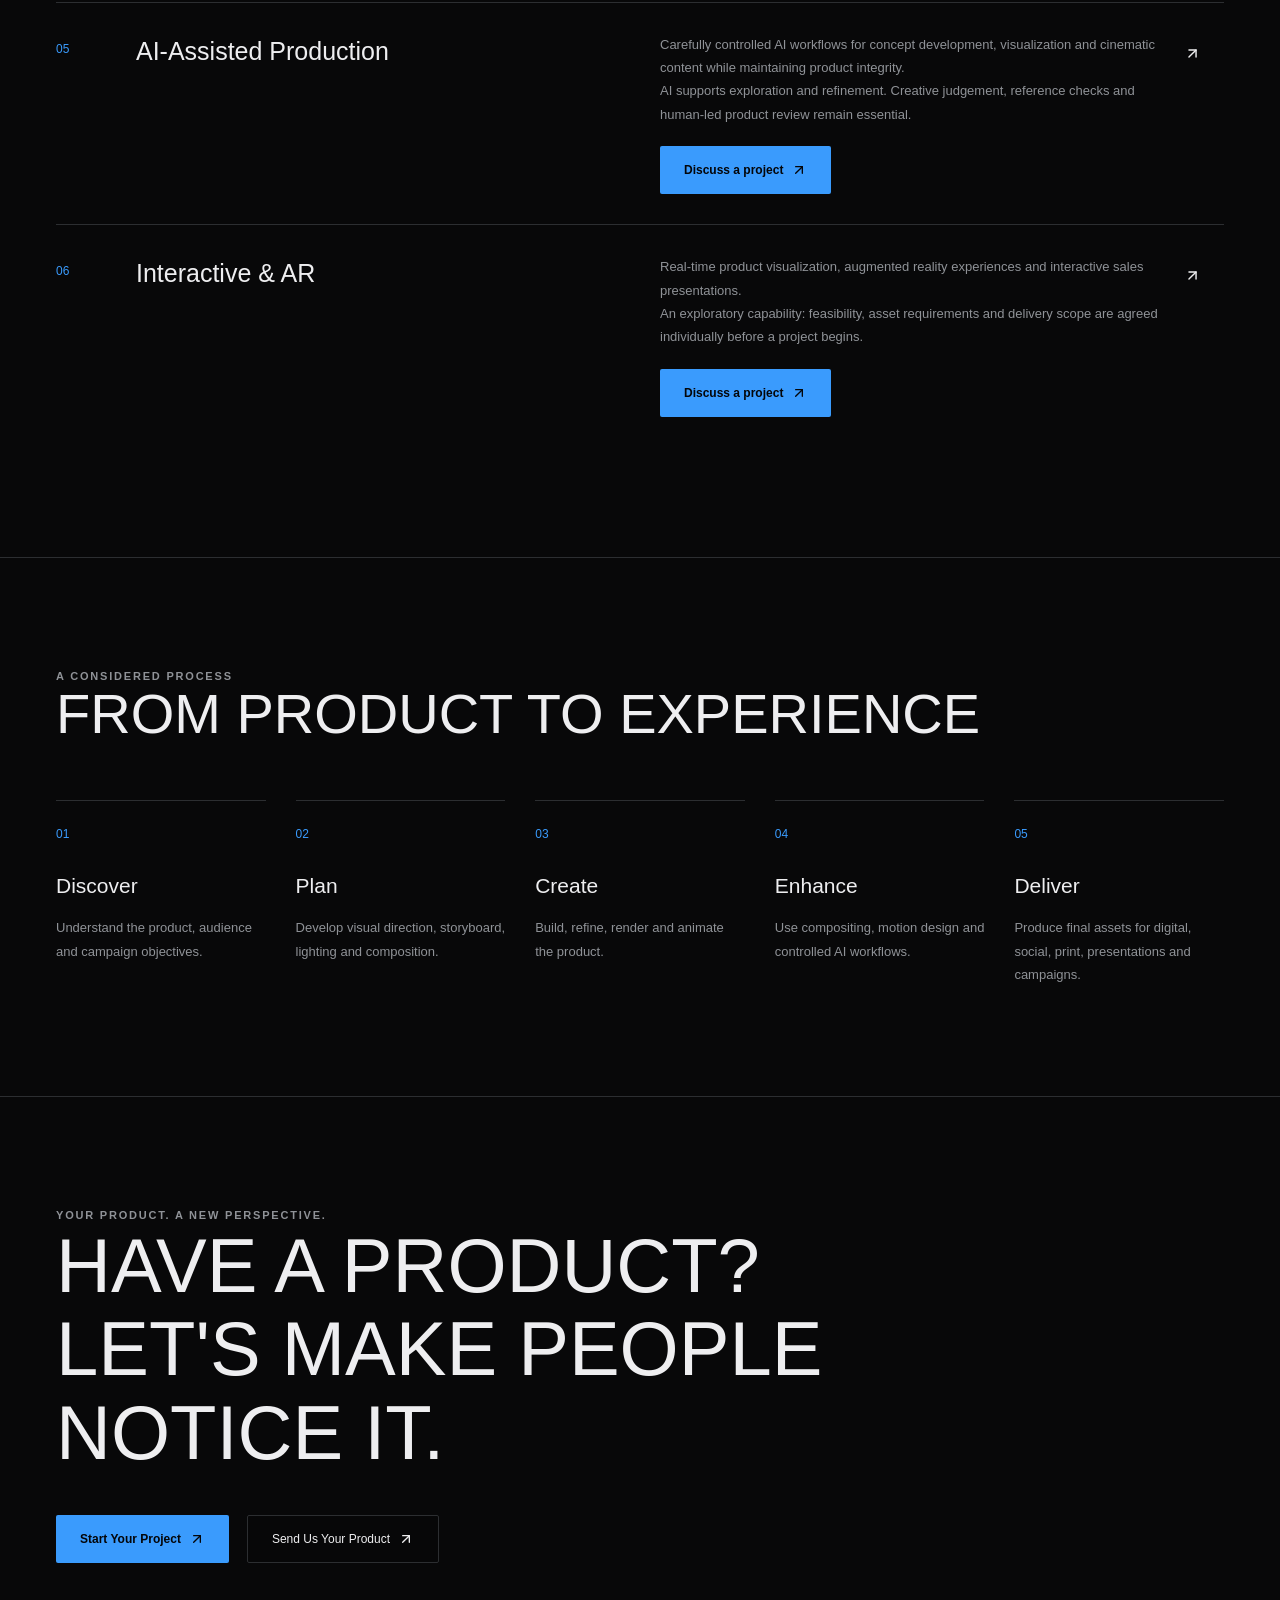
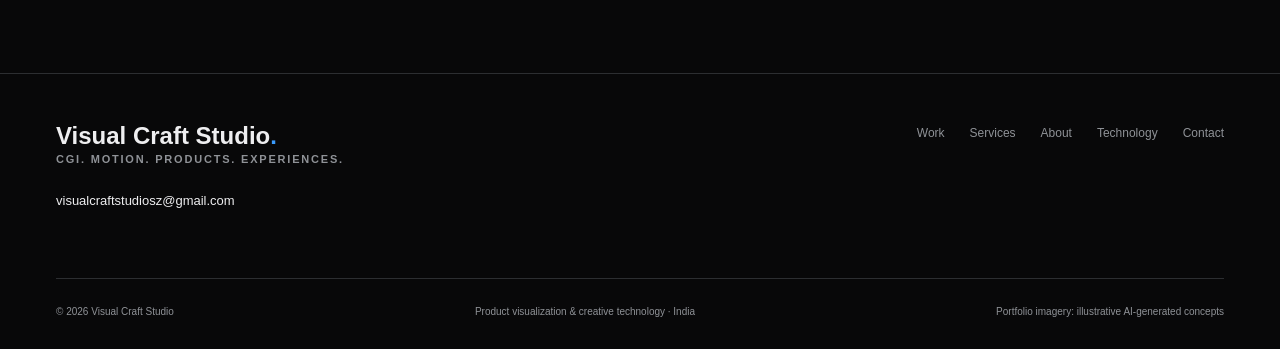
<file: services/index.html>
<!doctype html><html lang="en"><head><meta charset="UTF-8"/><meta name="viewport" content="width=device-width,initial-scale=1"/><title>Services · CGI, Motion &amp; Design — Visual Craft Studio</title><meta name="description" content="Product visualization, CGI animation, advertising, branding, catalogues and AI-assisted creative production with technical understanding. Serving India, including Chennai."/><meta property="og:title" content="Services · CGI, Motion &amp; Design — Visual Craft Studio"/><meta property="og:description" content="Product visualization, CGI animation, advertising, branding, catalogues and AI-assisted creative production with technical understanding. Serving India, including Chennai."/><meta property="og:type" content="website"/><meta property="og:url" content="https://visual-craft-studio.leafyridge.chatgpt.site/services"/><meta name="twitter:card" content="summary_large_image"/><meta property="og:image" content="https://visual-craft-studio.leafyridge.chatgpt.site/images/social/hero.jpg"/><meta property="og:image:alt" content="Illustrative precision optical sensor in brushed metal and glass, with cinematic studio lighting"/><meta property="og:image:width" content="1200"/><meta property="og:image:height" content="630"/><meta property="og:image:type" content="image/jpeg"/><meta name="twitter:image" content="https://visual-craft-studio.leafyridge.chatgpt.site/images/social/hero.jpg"/><meta name="twitter:image:alt" content="Illustrative precision optical sensor in brushed metal and glass, with cinematic studio lighting"/><link rel="canonical" href="https://visual-craft-studio.leafyridge.chatgpt.site/services"/><link rel="icon" href="../favicon.svg"/><script type="application/ld+json">{"@context":"https://schema.org","@type":"Organization","name":"Visual Craft Studio","url":"https://visual-craft-studio.leafyridge.chatgpt.site","email":"visualcraftstudiosz@gmail.com","description":"Product visuals, advertising, branding and design, catalogues, motion and AI-assisted creative work with a product-first focus on technical accuracy."}</script>  
  <link rel="stylesheet" href="../assets/index-Bm7Mo6kD.css">
</head><body><div id="root"><a class="skip-link" href="#main">Skip to content</a><header class="studio-header "><div class="wrap header-inner"><a class="logo" aria-label="Visual Craft Studio home" href="../index.html">Visual Craft Studio<span class="logo-dot">.</span></a><nav aria-label="Main navigation" class="desktop-nav"><a class="nav-link" href="../index.html">Home</a><a class="nav-link" href="../work/index.html">Work</a><a class="nav-link" href="../services/index.html" aria-current="page">Services</a><a class="nav-link" href="../about/index.html">About</a><a class="nav-link" href="../technology/index.html">Technology</a><a class="nav-link" href="../contact/index.html">Contact</a><a class="inline-flex items-center justify-center gap-2 whitespace-nowrap text-sm cursor-pointer transition-colors focus-visible:outline-none focus-visible:ring-1 focus-visible:ring-ring disabled:pointer-events-none disabled:opacity-50 disabled:cursor-not-allowed [&amp;_svg]:pointer-events-none [&amp;_svg]:size-4 [&amp;_svg]:shrink-0 rounded-sm bg-primary text-primary-foreground hover:bg-primary/85 font-semibold h-9 px-4 py-2" href="../contact/index.html">Start a Project <svg xmlns="http://www.w3.org/2000/svg" width="24" height="24" viewBox="0 0 24 24" fill="none" stroke="currentColor" stroke-width="2" stroke-linecap="round" stroke-linejoin="round" class="lucide lucide-arrow-up-right" aria-hidden="true"><path d="M7 7h10v10"></path><path d="M7 17 17 7"></path></svg></a></nav><button class="inline-flex items-center justify-center gap-2 whitespace-nowrap rounded-md text-sm font-medium cursor-pointer transition-colors focus-visible:outline-none focus-visible:ring-1 focus-visible:ring-ring disabled:pointer-events-none disabled:opacity-50 disabled:cursor-not-allowed [&amp;_svg]:pointer-events-none [&amp;_svg]:size-4 [&amp;_svg]:shrink-0 hover:bg-accent hover:text-accent-foreground h-9 w-9 mobile-toggle" aria-label="Open navigation" aria-expanded="false" aria-controls="mobile-navigation"><svg xmlns="http://www.w3.org/2000/svg" width="24" height="24" viewBox="0 0 24 24" fill="none" stroke="currentColor" stroke-width="2" stroke-linecap="round" stroke-linejoin="round" class="lucide lucide-menu" aria-hidden="true"><path d="M4 5h16"></path><path d="M4 12h16"></path><path d="M4 19h16"></path></svg></button></div></header><main id="main"><section class="wrap page-intro"><div class="eyebrow">Capabilities</div><h1>CREATIVE THINKING. TECHNICAL PRECISION.</h1><p class="body-copy">From one product image to a complete visual direction. We connect design, product understanding and modern production tools.</p></section><section class="section"><div class="wrap"><div class="section-top"><div><p class="eyebrow mb-5">Creative precision</p><h2>WHAT WE DO</h2></div></div><div class="service-row"><span class="service-number">0<!-- -->1</span><h3>3D Product Visualization</h3><div><p>Photorealistic CGI that transforms CAD files, references or product photography into premium marketing imagery.</p><p class="mt-4">Material studies, studio renders, lifestyle scenes and product detail imagery — planned around the geometry and information your customers need.</p><div class="mt-5"><a class="inline-flex items-center justify-center gap-2 whitespace-nowrap cursor-pointer transition-colors focus-visible:outline-none focus-visible:ring-1 focus-visible:ring-ring disabled:pointer-events-none disabled:opacity-50 disabled:cursor-not-allowed [&amp;_svg]:pointer-events-none [&amp;_svg]:size-4 [&amp;_svg]:shrink-0 bg-primary text-primary-foreground hover:bg-primary/85 font-semibold h-12 px-6 py-3 text-xs rounded-sm" href="../contact/index.html?type=3D+Product+Visualization">Discuss a project<svg xmlns="http://www.w3.org/2000/svg" width="24" height="24" viewBox="0 0 24 24" fill="none" stroke="currentColor" stroke-width="2" stroke-linecap="round" stroke-linejoin="round" class="lucide lucide-arrow-up-right" aria-hidden="true"><path d="M7 7h10v10"></path><path d="M7 17 17 7"></path></svg></a></div></div><div class="service-arrow"><a class="text-link" href="../contact/index.html"><span class="sr-only">Enquire about <!-- -->3D Product Visualization</span><svg xmlns="http://www.w3.org/2000/svg" width="17" height="17" viewBox="0 0 24 24" fill="none" stroke="currentColor" stroke-width="2" stroke-linecap="round" stroke-linejoin="round" class="lucide lucide-arrow-up-right" aria-hidden="true"><path d="M7 7h10v10"></path><path d="M7 17 17 7"></path></svg></a></div></div><div class="service-row"><span class="service-number">0<!-- -->2</span><h3>Product Animation</h3><div><p>Cinematic films, exploded views, feature animations and product storytelling.</p><p class="mt-4">From storyboard to camera direction, we develop product stories that make form, engineering and function easy to understand.</p><div class="mt-5"><a class="inline-flex items-center justify-center gap-2 whitespace-nowrap cursor-pointer transition-colors focus-visible:outline-none focus-visible:ring-1 focus-visible:ring-ring disabled:pointer-events-none disabled:opacity-50 disabled:cursor-not-allowed [&amp;_svg]:pointer-events-none [&amp;_svg]:size-4 [&amp;_svg]:shrink-0 bg-primary text-primary-foreground hover:bg-primary/85 font-semibold h-12 px-6 py-3 text-xs rounded-sm" href="../contact/index.html?type=Product+Animation">Discuss a project<svg xmlns="http://www.w3.org/2000/svg" width="24" height="24" viewBox="0 0 24 24" fill="none" stroke="currentColor" stroke-width="2" stroke-linecap="round" stroke-linejoin="round" class="lucide lucide-arrow-up-right" aria-hidden="true"><path d="M7 7h10v10"></path><path d="M7 17 17 7"></path></svg></a></div></div><div class="service-arrow"><a class="text-link" href="../contact/index.html"><span class="sr-only">Enquire about <!-- -->Product Animation</span><svg xmlns="http://www.w3.org/2000/svg" width="17" height="17" viewBox="0 0 24 24" fill="none" stroke="currentColor" stroke-width="2" stroke-linecap="round" stroke-linejoin="round" class="lucide lucide-arrow-up-right" aria-hidden="true"><path d="M7 7h10v10"></path><path d="M7 17 17 7"></path></svg></a></div></div><div class="service-row"><span class="service-number">0<!-- -->3</span><h3>Creative Advertising</h3><div><p>Product campaigns, launch visuals, social media creatives and digital advertisements.</p><p class="mt-4">A coherent visual direction across launch campaigns, digital placements and the formats that matter to your audience.</p><div class="mt-5"><a class="inline-flex items-center justify-center gap-2 whitespace-nowrap cursor-pointer transition-colors focus-visible:outline-none focus-visible:ring-1 focus-visible:ring-ring disabled:pointer-events-none disabled:opacity-50 disabled:cursor-not-allowed [&amp;_svg]:pointer-events-none [&amp;_svg]:size-4 [&amp;_svg]:shrink-0 bg-primary text-primary-foreground hover:bg-primary/85 font-semibold h-12 px-6 py-3 text-xs rounded-sm" href="../contact/index.html?type=Advertising+Campaign">Discuss a project<svg xmlns="http://www.w3.org/2000/svg" width="24" height="24" viewBox="0 0 24 24" fill="none" stroke="currentColor" stroke-width="2" stroke-linecap="round" stroke-linejoin="round" class="lucide lucide-arrow-up-right" aria-hidden="true"><path d="M7 7h10v10"></path><path d="M7 17 17 7"></path></svg></a></div></div><div class="service-arrow"><a class="text-link" href="../contact/index.html"><span class="sr-only">Enquire about <!-- -->Creative Advertising</span><svg xmlns="http://www.w3.org/2000/svg" width="17" height="17" viewBox="0 0 24 24" fill="none" stroke="currentColor" stroke-width="2" stroke-linecap="round" stroke-linejoin="round" class="lucide lucide-arrow-up-right" aria-hidden="true"><path d="M7 7h10v10"></path><path d="M7 17 17 7"></path></svg></a></div></div><div class="service-row"><span class="service-number">0<!-- -->4</span><h3>Branding &amp; Design</h3><div><p>Brand identity, catalogues, brochures, presentations and visual communication.</p><p class="mt-4">Clear visual systems and considered layouts that connect technical information with a distinctive product identity.</p><div class="mt-5"><a class="inline-flex items-center justify-center gap-2 whitespace-nowrap cursor-pointer transition-colors focus-visible:outline-none focus-visible:ring-1 focus-visible:ring-ring disabled:pointer-events-none disabled:opacity-50 disabled:cursor-not-allowed [&amp;_svg]:pointer-events-none [&amp;_svg]:size-4 [&amp;_svg]:shrink-0 bg-primary text-primary-foreground hover:bg-primary/85 font-semibold h-12 px-6 py-3 text-xs rounded-sm" href="../contact/index.html?type=Branding">Discuss a project<svg xmlns="http://www.w3.org/2000/svg" width="24" height="24" viewBox="0 0 24 24" fill="none" stroke="currentColor" stroke-width="2" stroke-linecap="round" stroke-linejoin="round" class="lucide lucide-arrow-up-right" aria-hidden="true"><path d="M7 7h10v10"></path><path d="M7 17 17 7"></path></svg></a></div></div><div class="service-arrow"><a class="text-link" href="../contact/index.html"><span class="sr-only">Enquire about <!-- -->Branding &amp; Design</span><svg xmlns="http://www.w3.org/2000/svg" width="17" height="17" viewBox="0 0 24 24" fill="none" stroke="currentColor" stroke-width="2" stroke-linecap="round" stroke-linejoin="round" class="lucide lucide-arrow-up-right" aria-hidden="true"><path d="M7 7h10v10"></path><path d="M7 17 17 7"></path></svg></a></div></div><div class="service-row"><span class="service-number">0<!-- -->5</span><h3>AI-Assisted Production</h3><div><p>Carefully controlled AI workflows for concept development, visualization and cinematic content while maintaining product integrity.</p><p class="mt-4">AI supports exploration and refinement. Creative judgement, reference checks and human-led product review remain essential.</p><div class="mt-5"><a class="inline-flex items-center justify-center gap-2 whitespace-nowrap cursor-pointer transition-colors focus-visible:outline-none focus-visible:ring-1 focus-visible:ring-ring disabled:pointer-events-none disabled:opacity-50 disabled:cursor-not-allowed [&amp;_svg]:pointer-events-none [&amp;_svg]:size-4 [&amp;_svg]:shrink-0 bg-primary text-primary-foreground hover:bg-primary/85 font-semibold h-12 px-6 py-3 text-xs rounded-sm" href="../contact/index.html?type=Other">Discuss a project<svg xmlns="http://www.w3.org/2000/svg" width="24" height="24" viewBox="0 0 24 24" fill="none" stroke="currentColor" stroke-width="2" stroke-linecap="round" stroke-linejoin="round" class="lucide lucide-arrow-up-right" aria-hidden="true"><path d="M7 7h10v10"></path><path d="M7 17 17 7"></path></svg></a></div></div><div class="service-arrow"><a class="text-link" href="../contact/index.html"><span class="sr-only">Enquire about <!-- -->AI-Assisted Production</span><svg xmlns="http://www.w3.org/2000/svg" width="17" height="17" viewBox="0 0 24 24" fill="none" stroke="currentColor" stroke-width="2" stroke-linecap="round" stroke-linejoin="round" class="lucide lucide-arrow-up-right" aria-hidden="true"><path d="M7 7h10v10"></path><path d="M7 17 17 7"></path></svg></a></div></div><div class="service-row"><span class="service-number">0<!-- -->6</span><h3>Interactive &amp; AR</h3><div><p>Real-time product visualization, augmented reality experiences and interactive sales presentations.</p><p class="mt-4">An exploratory capability: feasibility, asset requirements and delivery scope are agreed individually before a project begins.</p><div class="mt-5"><a class="inline-flex items-center justify-center gap-2 whitespace-nowrap cursor-pointer transition-colors focus-visible:outline-none focus-visible:ring-1 focus-visible:ring-ring disabled:pointer-events-none disabled:opacity-50 disabled:cursor-not-allowed [&amp;_svg]:pointer-events-none [&amp;_svg]:size-4 [&amp;_svg]:shrink-0 bg-primary text-primary-foreground hover:bg-primary/85 font-semibold h-12 px-6 py-3 text-xs rounded-sm" href="../contact/index.html?type=AR+%2F+Interactive">Discuss a project<svg xmlns="http://www.w3.org/2000/svg" width="24" height="24" viewBox="0 0 24 24" fill="none" stroke="currentColor" stroke-width="2" stroke-linecap="round" stroke-linejoin="round" class="lucide lucide-arrow-up-right" aria-hidden="true"><path d="M7 7h10v10"></path><path d="M7 17 17 7"></path></svg></a></div></div><div class="service-arrow"><a class="text-link" href="../contact/index.html"><span class="sr-only">Enquire about <!-- -->Interactive &amp; AR</span><svg xmlns="http://www.w3.org/2000/svg" width="17" height="17" viewBox="0 0 24 24" fill="none" stroke="currentColor" stroke-width="2" stroke-linecap="round" stroke-linejoin="round" class="lucide lucide-arrow-up-right" aria-hidden="true"><path d="M7 7h10v10"></path><path d="M7 17 17 7"></path></svg></a></div></div></div></section><section class="section"><div class="wrap"><p class="eyebrow mb-5">A considered process</p><h2>FROM PRODUCT TO EXPERIENCE</h2><div class="process-grid"><article><span class="service-number">0<!-- -->1</span><h3>Discover</h3><p>Understand the product, audience and campaign objectives.</p></article><article><span class="service-number">0<!-- -->2</span><h3>Plan</h3><p>Develop visual direction, storyboard, lighting and composition.</p></article><article><span class="service-number">0<!-- -->3</span><h3>Create</h3><p>Build, refine, render and animate the product.</p></article><article><span class="service-number">0<!-- -->4</span><h3>Enhance</h3><p>Use compositing, motion design and controlled AI workflows.</p></article><article><span class="service-number">0<!-- -->5</span><h3>Deliver</h3><p>Produce final assets for digital, social, print, presentations and campaigns.</p></article></div></div></section><section class="section cta-section"><div class="wrap"><p class="eyebrow mb-8">Your product. A new perspective.</p><h2>HAVE A PRODUCT?<br/>LET&#x27;S MAKE PEOPLE<br class="hidden md:block"/> NOTICE IT.</h2><div class="hero-actions"><a class="inline-flex items-center justify-center gap-2 whitespace-nowrap cursor-pointer transition-colors focus-visible:outline-none focus-visible:ring-1 focus-visible:ring-ring disabled:pointer-events-none disabled:opacity-50 disabled:cursor-not-allowed [&amp;_svg]:pointer-events-none [&amp;_svg]:size-4 [&amp;_svg]:shrink-0 bg-primary text-primary-foreground hover:bg-primary/85 font-semibold h-12 px-6 py-3 text-xs rounded-sm" href="../contact/index.html">Start Your Project<svg xmlns="http://www.w3.org/2000/svg" width="24" height="24" viewBox="0 0 24 24" fill="none" stroke="currentColor" stroke-width="2" stroke-linecap="round" stroke-linejoin="round" class="lucide lucide-arrow-up-right" aria-hidden="true"><path d="M7 7h10v10"></path><path d="M7 17 17 7"></path></svg></a><a class="inline-flex items-center justify-center gap-2 whitespace-nowrap font-medium cursor-pointer transition-colors focus-visible:outline-none focus-visible:ring-1 focus-visible:ring-ring disabled:pointer-events-none disabled:opacity-50 disabled:cursor-not-allowed [&amp;_svg]:pointer-events-none [&amp;_svg]:size-4 [&amp;_svg]:shrink-0 border border-border bg-background/30 text-foreground hover:bg-secondary h-12 px-6 py-3 text-xs rounded-sm" href="../contact/index.html">Send Us Your Product<svg xmlns="http://www.w3.org/2000/svg" width="24" height="24" viewBox="0 0 24 24" fill="none" stroke="currentColor" stroke-width="2" stroke-linecap="round" stroke-linejoin="round" class="lucide lucide-arrow-up-right" aria-hidden="true"><path d="M7 7h10v10"></path><path d="M7 17 17 7"></path></svg></a></div></div></section></main><footer class="studio-footer"><div class="wrap"><div class="footer-top"><div><a class="logo" href="../index.html">Visual Craft Studio<span class="logo-dot">.</span></a><p class="eyebrow mt-5">CGI. Motion. Products. Experiences.</p><a class="text-link break-all mt-3" href="mailto:visualcraftstudiosz@gmail.com">visualcraftstudiosz@gmail.com</a></div><nav class="footer-nav" aria-label="Footer navigation"><a class="nav-link" href="../work/index.html">Work</a><a class="nav-link" href="../services/index.html" aria-current="page">Services</a><a class="nav-link" href="../about/index.html">About</a><a class="nav-link" href="../technology/index.html">Technology</a><a class="nav-link" href="../contact/index.html">Contact</a></nav></div><div class="footer-bottom"><span>© <!-- -->2026<!-- --> <!-- -->Visual Craft Studio</span><span>Product visualization &amp; creative technology · India</span><span>Portfolio imagery: illustrative AI-generated concepts</span></div></div></footer></div><script src="../js/offline.js" defer></script></body></html>
</file>
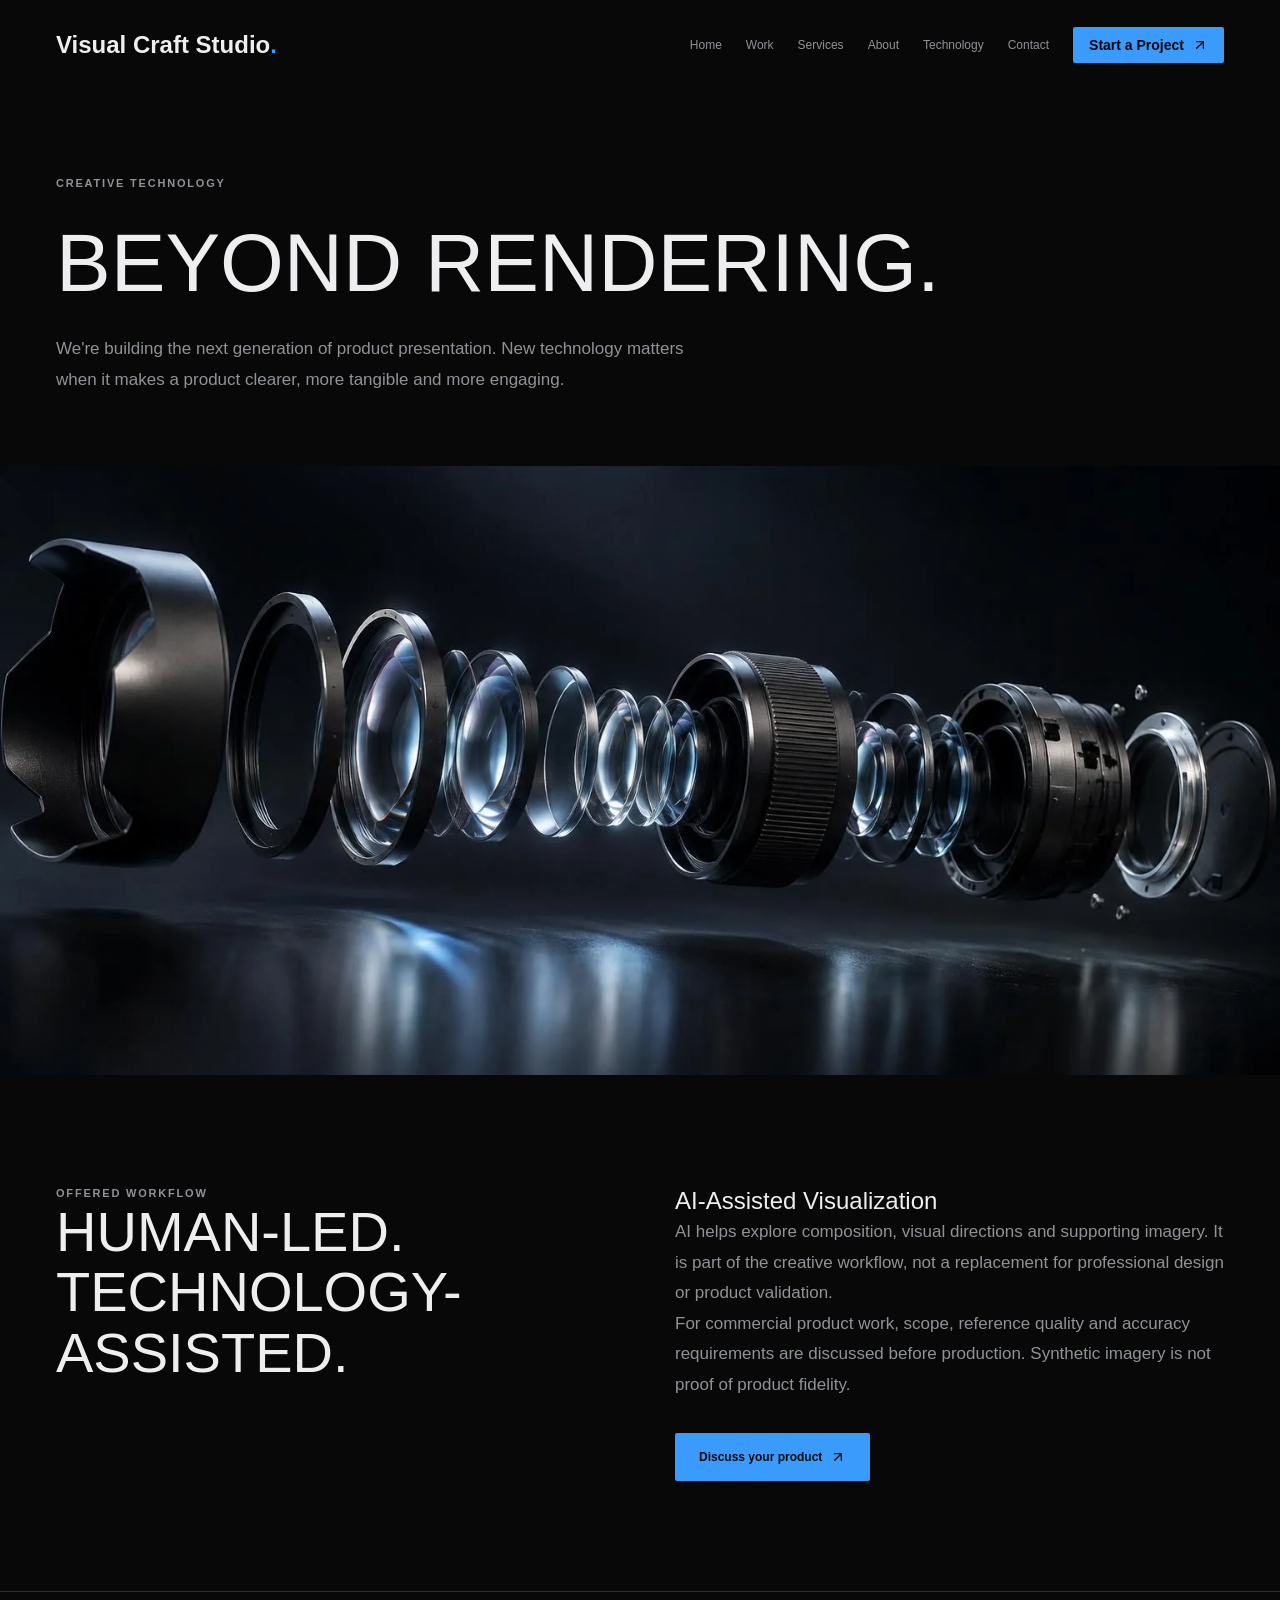
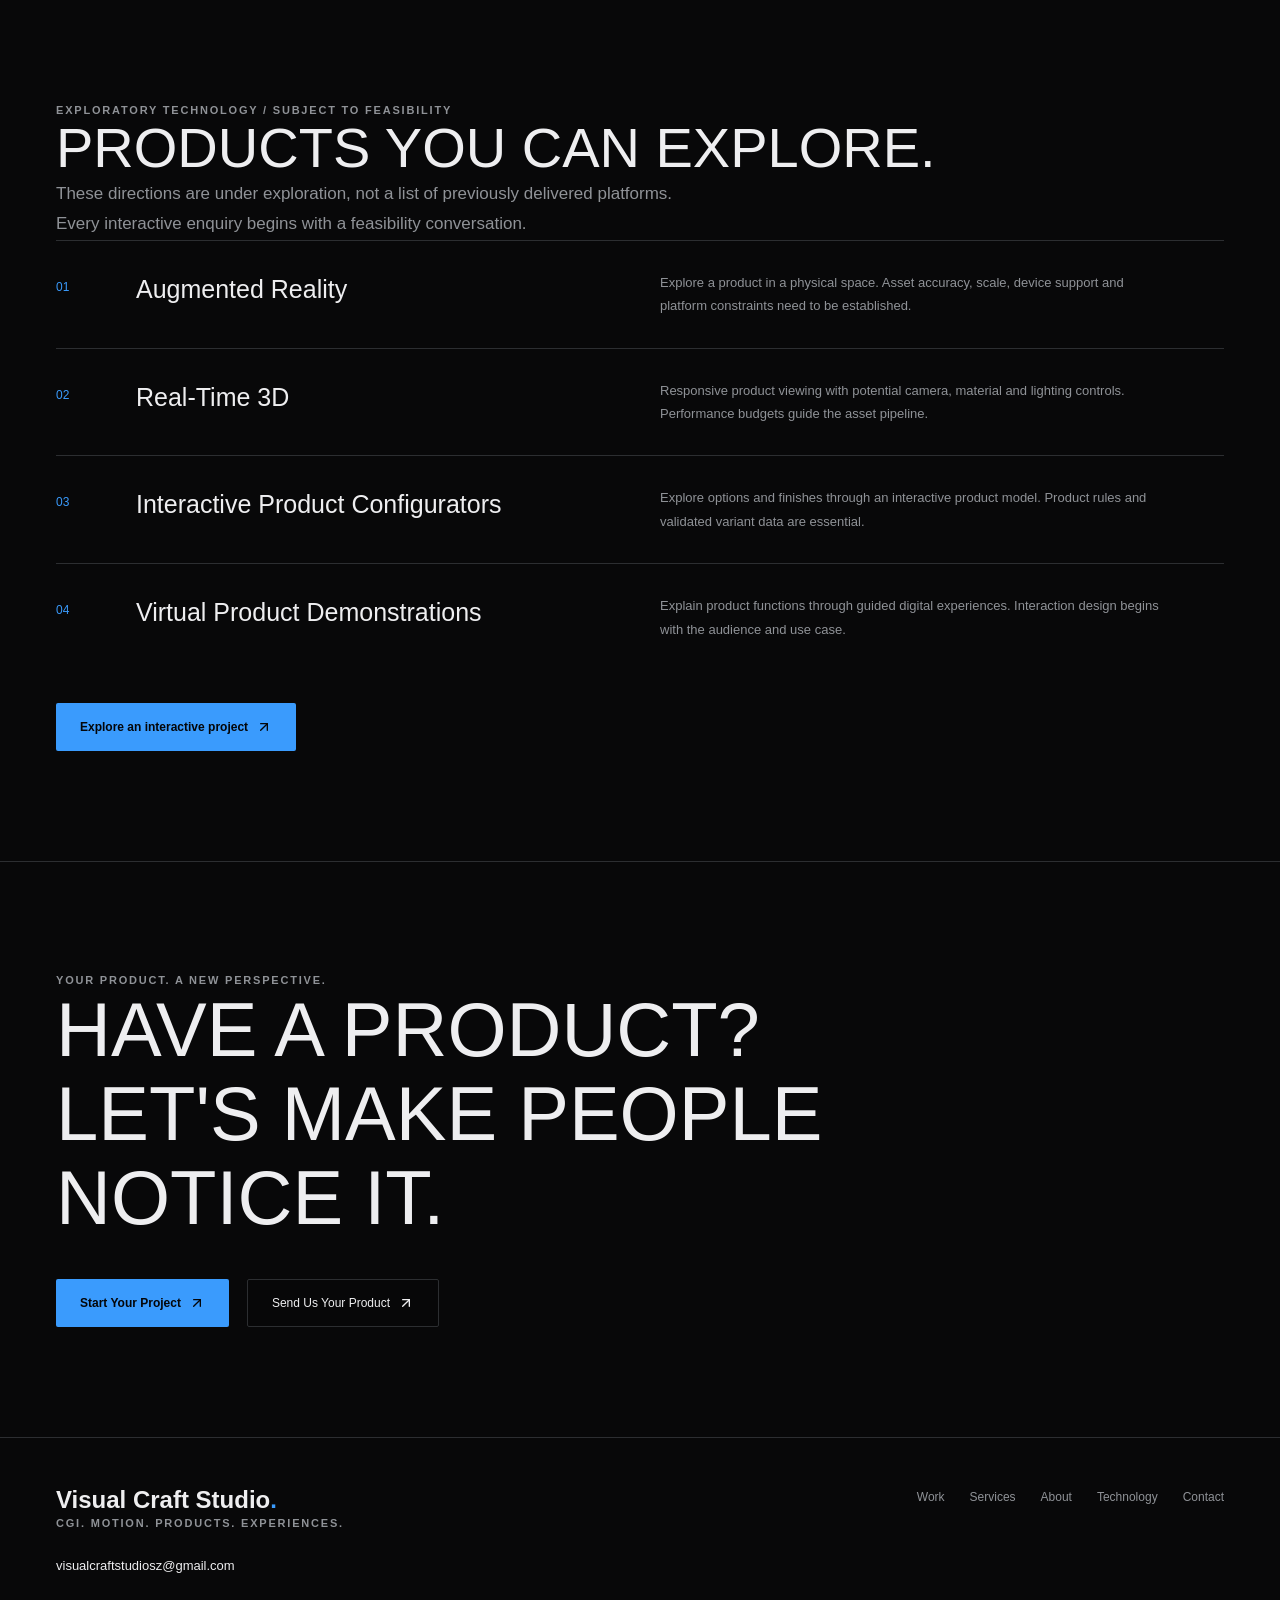
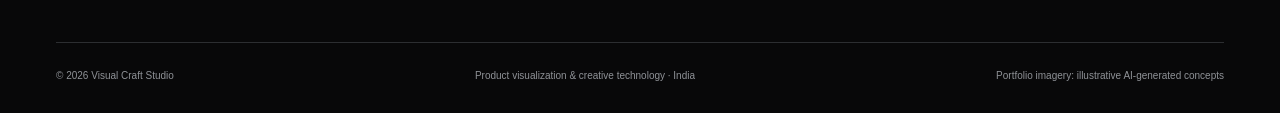
<file: technology/index.html>
<!doctype html><html lang="en"><head><meta charset="UTF-8"/><meta name="viewport" content="width=device-width,initial-scale=1"/><title>Technology · Beyond Rendering — Visual Craft Studio</title><meta name="description" content="Explore Visual Craft Studio’s AI-assisted visualization workflow and future-facing research into AR product visualization, real-time 3D and interactive product experiences."/><meta property="og:title" content="Technology · Beyond Rendering — Visual Craft Studio"/><meta property="og:description" content="Explore Visual Craft Studio’s AI-assisted visualization workflow and future-facing research into AR product visualization, real-time 3D and interactive product experiences."/><meta property="og:type" content="website"/><meta property="og:url" content="https://visual-craft-studio.leafyridge.chatgpt.site/technology"/><meta name="twitter:card" content="summary_large_image"/><meta property="og:image" content="https://visual-craft-studio.leafyridge.chatgpt.site/images/social/animation.jpg"/><meta property="og:image:alt" content="Illustrative exploded optical lens with glass elements and metal rings"/><meta property="og:image:width" content="1200"/><meta property="og:image:height" content="630"/><meta property="og:image:type" content="image/jpeg"/><meta name="twitter:image" content="https://visual-craft-studio.leafyridge.chatgpt.site/images/social/animation.jpg"/><meta name="twitter:image:alt" content="Illustrative exploded optical lens with glass elements and metal rings"/><link rel="canonical" href="https://visual-craft-studio.leafyridge.chatgpt.site/technology"/><link rel="icon" href="../favicon.svg"/><script type="application/ld+json">{"@context":"https://schema.org","@type":"Organization","name":"Visual Craft Studio","url":"https://visual-craft-studio.leafyridge.chatgpt.site","email":"visualcraftstudiosz@gmail.com","description":"Product visuals, advertising, branding and design, catalogues, motion and AI-assisted creative work with a product-first focus on technical accuracy."}</script>  
  <link rel="stylesheet" href="../assets/index-Bm7Mo6kD.css">
</head><body><div id="root"><link rel="preload" as="image" href="../images/animation.webp"/><a class="skip-link" href="#main">Skip to content</a><header class="studio-header "><div class="wrap header-inner"><a class="logo" aria-label="Visual Craft Studio home" href="../index.html">Visual Craft Studio<span class="logo-dot">.</span></a><nav aria-label="Main navigation" class="desktop-nav"><a class="nav-link" href="../index.html">Home</a><a class="nav-link" href="../work/index.html">Work</a><a class="nav-link" href="../services/index.html">Services</a><a class="nav-link" href="../about/index.html">About</a><a class="nav-link" href="../technology/index.html" aria-current="page">Technology</a><a class="nav-link" href="../contact/index.html">Contact</a><a class="inline-flex items-center justify-center gap-2 whitespace-nowrap text-sm cursor-pointer transition-colors focus-visible:outline-none focus-visible:ring-1 focus-visible:ring-ring disabled:pointer-events-none disabled:opacity-50 disabled:cursor-not-allowed [&amp;_svg]:pointer-events-none [&amp;_svg]:size-4 [&amp;_svg]:shrink-0 rounded-sm bg-primary text-primary-foreground hover:bg-primary/85 font-semibold h-9 px-4 py-2" href="../contact/index.html">Start a Project <svg xmlns="http://www.w3.org/2000/svg" width="24" height="24" viewBox="0 0 24 24" fill="none" stroke="currentColor" stroke-width="2" stroke-linecap="round" stroke-linejoin="round" class="lucide lucide-arrow-up-right" aria-hidden="true"><path d="M7 7h10v10"></path><path d="M7 17 17 7"></path></svg></a></nav><button class="inline-flex items-center justify-center gap-2 whitespace-nowrap rounded-md text-sm font-medium cursor-pointer transition-colors focus-visible:outline-none focus-visible:ring-1 focus-visible:ring-ring disabled:pointer-events-none disabled:opacity-50 disabled:cursor-not-allowed [&amp;_svg]:pointer-events-none [&amp;_svg]:size-4 [&amp;_svg]:shrink-0 hover:bg-accent hover:text-accent-foreground h-9 w-9 mobile-toggle" aria-label="Open navigation" aria-expanded="false" aria-controls="mobile-navigation"><svg xmlns="http://www.w3.org/2000/svg" width="24" height="24" viewBox="0 0 24 24" fill="none" stroke="currentColor" stroke-width="2" stroke-linecap="round" stroke-linejoin="round" class="lucide lucide-menu" aria-hidden="true"><path d="M4 5h16"></path><path d="M4 12h16"></path><path d="M4 19h16"></path></svg></button></div></header><main id="main"><section class="wrap page-intro"><div class="eyebrow">Creative technology</div><h1>BEYOND RENDERING.</h1><p class="body-copy">We&#x27;re building the next generation of product presentation. New technology matters when it makes a product clearer, more tangible and more engaging.</p></section><img class="about-image" src="../images/animation.webp" width="1536" height="1024" alt="Illustrative exploded optical lens concept"/><section class="section"><div class="wrap split-layout"><div><p class="eyebrow mb-5">Offered workflow</p><h2>HUMAN-LED.<br/>TECHNOLOGY-ASSISTED.</h2></div><div><h3 class="text-2xl mb-6">AI-Assisted Visualization</h3><p class="body-copy">AI helps explore composition, visual directions and supporting imagery. It is part of the creative workflow, not a replacement for professional design or product validation.</p><p class="body-copy mt-5">For commercial product work, scope, reference quality and accuracy requirements are discussed before production. Synthetic imagery is not proof of product fidelity.</p><div class="mt-8"><a class="inline-flex items-center justify-center gap-2 whitespace-nowrap cursor-pointer transition-colors focus-visible:outline-none focus-visible:ring-1 focus-visible:ring-ring disabled:pointer-events-none disabled:opacity-50 disabled:cursor-not-allowed [&amp;_svg]:pointer-events-none [&amp;_svg]:size-4 [&amp;_svg]:shrink-0 bg-primary text-primary-foreground hover:bg-primary/85 font-semibold h-12 px-6 py-3 text-xs rounded-sm" href="../contact/index.html?type=3D+Product+Visualization">Discuss your product<svg xmlns="http://www.w3.org/2000/svg" width="24" height="24" viewBox="0 0 24 24" fill="none" stroke="currentColor" stroke-width="2" stroke-linecap="round" stroke-linejoin="round" class="lucide lucide-arrow-up-right" aria-hidden="true"><path d="M7 7h10v10"></path><path d="M7 17 17 7"></path></svg></a></div></div></div></section><section class="section"><div class="wrap"><p class="eyebrow mb-5">Exploratory technology / Subject to feasibility</p><h2>PRODUCTS YOU CAN EXPLORE.</h2><p class="body-copy mt-7">These directions are under exploration, not a list of previously delivered platforms. Every interactive enquiry begins with a feasibility conversation.</p><div class="service-row"><span class="service-number">0<!-- -->1</span><h3>Augmented Reality</h3><p>Explore a product in a physical space. Asset accuracy, scale, device support and platform constraints need to be established.</p></div><div class="service-row"><span class="service-number">0<!-- -->2</span><h3>Real-Time 3D</h3><p>Responsive product viewing with potential camera, material and lighting controls. Performance budgets guide the asset pipeline.</p></div><div class="service-row"><span class="service-number">0<!-- -->3</span><h3>Interactive Product Configurators</h3><p>Explore options and finishes through an interactive product model. Product rules and validated variant data are essential.</p></div><div class="service-row"><span class="service-number">0<!-- -->4</span><h3>Virtual Product Demonstrations</h3><p>Explain product functions through guided digital experiences. Interaction design begins with the audience and use case.</p></div><div class="mt-8"><a class="inline-flex items-center justify-center gap-2 whitespace-nowrap cursor-pointer transition-colors focus-visible:outline-none focus-visible:ring-1 focus-visible:ring-ring disabled:pointer-events-none disabled:opacity-50 disabled:cursor-not-allowed [&amp;_svg]:pointer-events-none [&amp;_svg]:size-4 [&amp;_svg]:shrink-0 bg-primary text-primary-foreground hover:bg-primary/85 font-semibold h-12 px-6 py-3 text-xs rounded-sm" href="../contact/index.html?type=AR+%2F+Interactive">Explore an interactive project<svg xmlns="http://www.w3.org/2000/svg" width="24" height="24" viewBox="0 0 24 24" fill="none" stroke="currentColor" stroke-width="2" stroke-linecap="round" stroke-linejoin="round" class="lucide lucide-arrow-up-right" aria-hidden="true"><path d="M7 7h10v10"></path><path d="M7 17 17 7"></path></svg></a></div></div></section><section class="section cta-section"><div class="wrap"><p class="eyebrow mb-8">Your product. A new perspective.</p><h2>HAVE A PRODUCT?<br/>LET&#x27;S MAKE PEOPLE<br class="hidden md:block"/> NOTICE IT.</h2><div class="hero-actions"><a class="inline-flex items-center justify-center gap-2 whitespace-nowrap cursor-pointer transition-colors focus-visible:outline-none focus-visible:ring-1 focus-visible:ring-ring disabled:pointer-events-none disabled:opacity-50 disabled:cursor-not-allowed [&amp;_svg]:pointer-events-none [&amp;_svg]:size-4 [&amp;_svg]:shrink-0 bg-primary text-primary-foreground hover:bg-primary/85 font-semibold h-12 px-6 py-3 text-xs rounded-sm" href="../contact/index.html">Start Your Project<svg xmlns="http://www.w3.org/2000/svg" width="24" height="24" viewBox="0 0 24 24" fill="none" stroke="currentColor" stroke-width="2" stroke-linecap="round" stroke-linejoin="round" class="lucide lucide-arrow-up-right" aria-hidden="true"><path d="M7 7h10v10"></path><path d="M7 17 17 7"></path></svg></a><a class="inline-flex items-center justify-center gap-2 whitespace-nowrap font-medium cursor-pointer transition-colors focus-visible:outline-none focus-visible:ring-1 focus-visible:ring-ring disabled:pointer-events-none disabled:opacity-50 disabled:cursor-not-allowed [&amp;_svg]:pointer-events-none [&amp;_svg]:size-4 [&amp;_svg]:shrink-0 border border-border bg-background/30 text-foreground hover:bg-secondary h-12 px-6 py-3 text-xs rounded-sm" href="../contact/index.html">Send Us Your Product<svg xmlns="http://www.w3.org/2000/svg" width="24" height="24" viewBox="0 0 24 24" fill="none" stroke="currentColor" stroke-width="2" stroke-linecap="round" stroke-linejoin="round" class="lucide lucide-arrow-up-right" aria-hidden="true"><path d="M7 7h10v10"></path><path d="M7 17 17 7"></path></svg></a></div></div></section></main><footer class="studio-footer"><div class="wrap"><div class="footer-top"><div><a class="logo" href="../index.html">Visual Craft Studio<span class="logo-dot">.</span></a><p class="eyebrow mt-5">CGI. Motion. Products. Experiences.</p><a class="text-link break-all mt-3" href="mailto:visualcraftstudiosz@gmail.com">visualcraftstudiosz@gmail.com</a></div><nav class="footer-nav" aria-label="Footer navigation"><a class="nav-link" href="../work/index.html">Work</a><a class="nav-link" href="../services/index.html">Services</a><a class="nav-link" href="../about/index.html">About</a><a class="nav-link" href="../technology/index.html" aria-current="page">Technology</a><a class="nav-link" href="../contact/index.html">Contact</a></nav></div><div class="footer-bottom"><span>© <!-- -->2026<!-- --> <!-- -->Visual Craft Studio</span><span>Product visualization &amp; creative technology · India</span><span>Portfolio imagery: illustrative AI-generated concepts</span></div></div></footer></div><script src="../js/offline.js" defer></script></body></html>
</file>
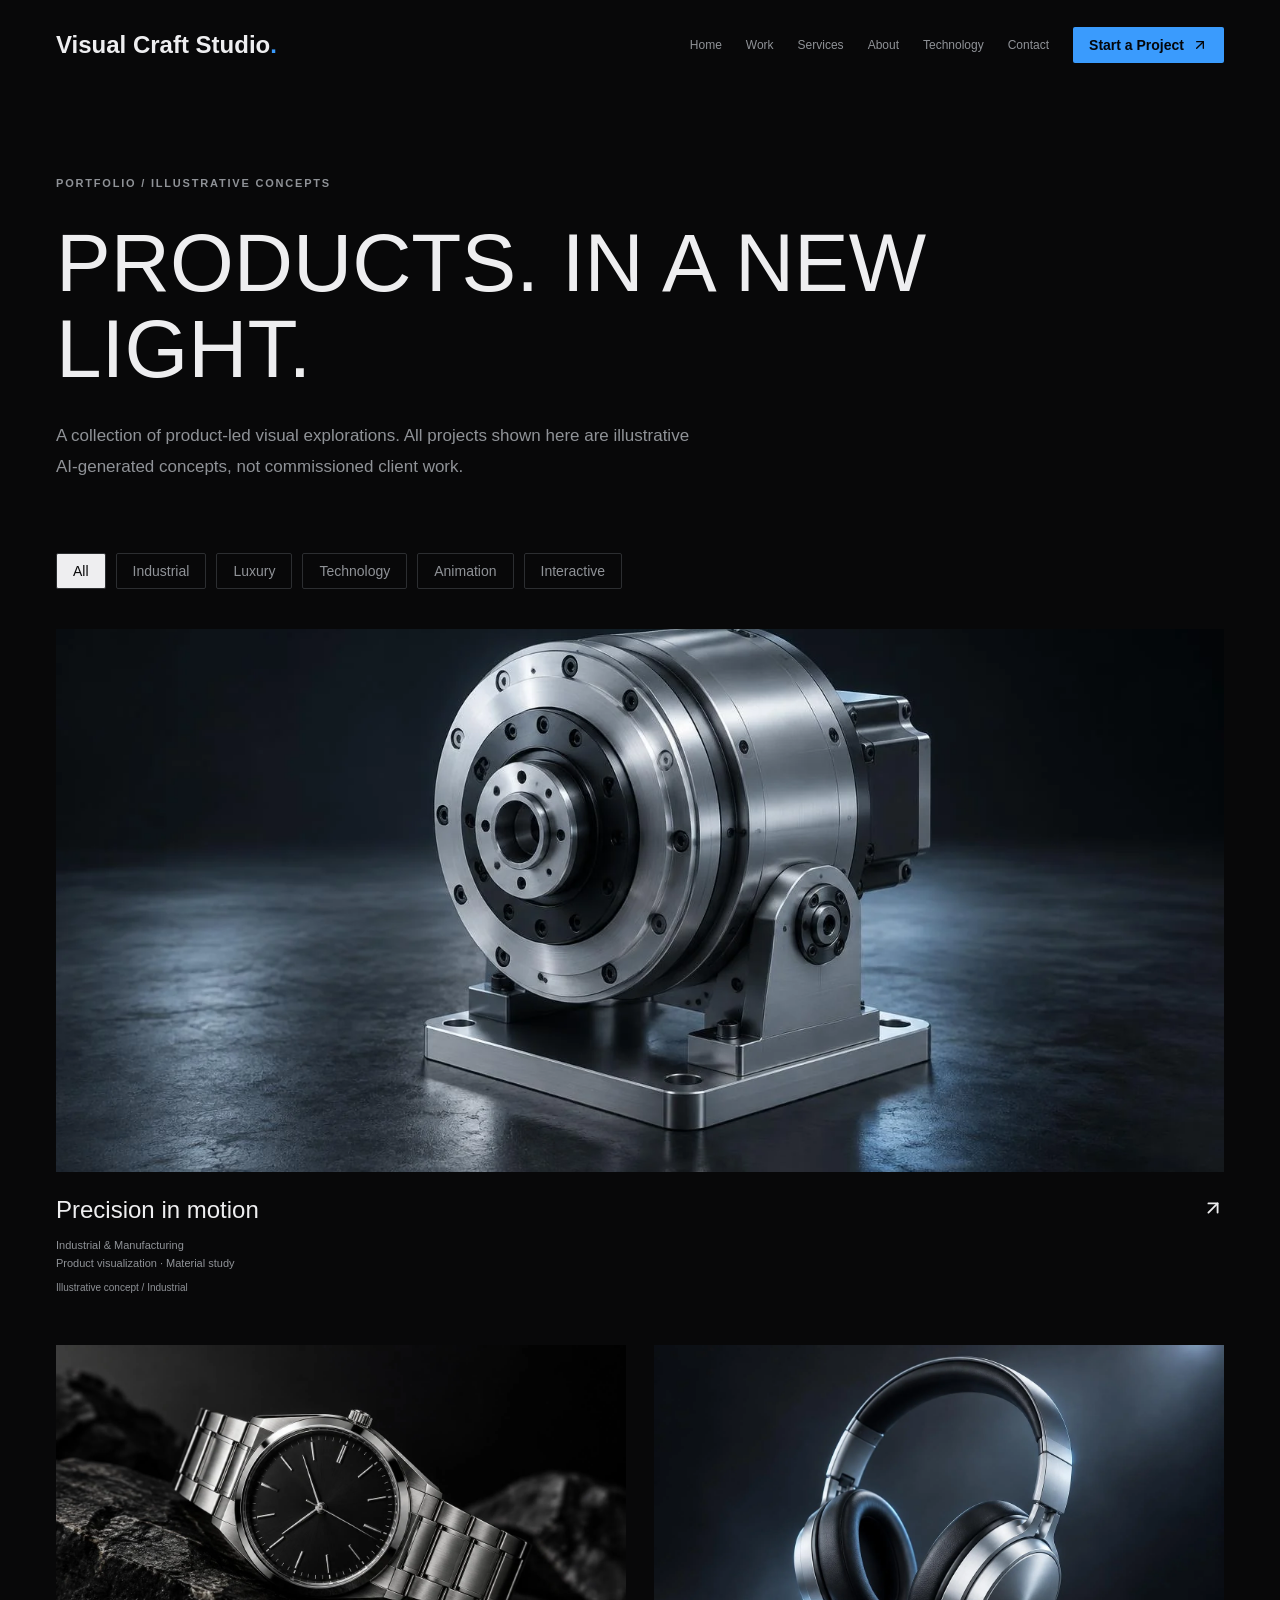
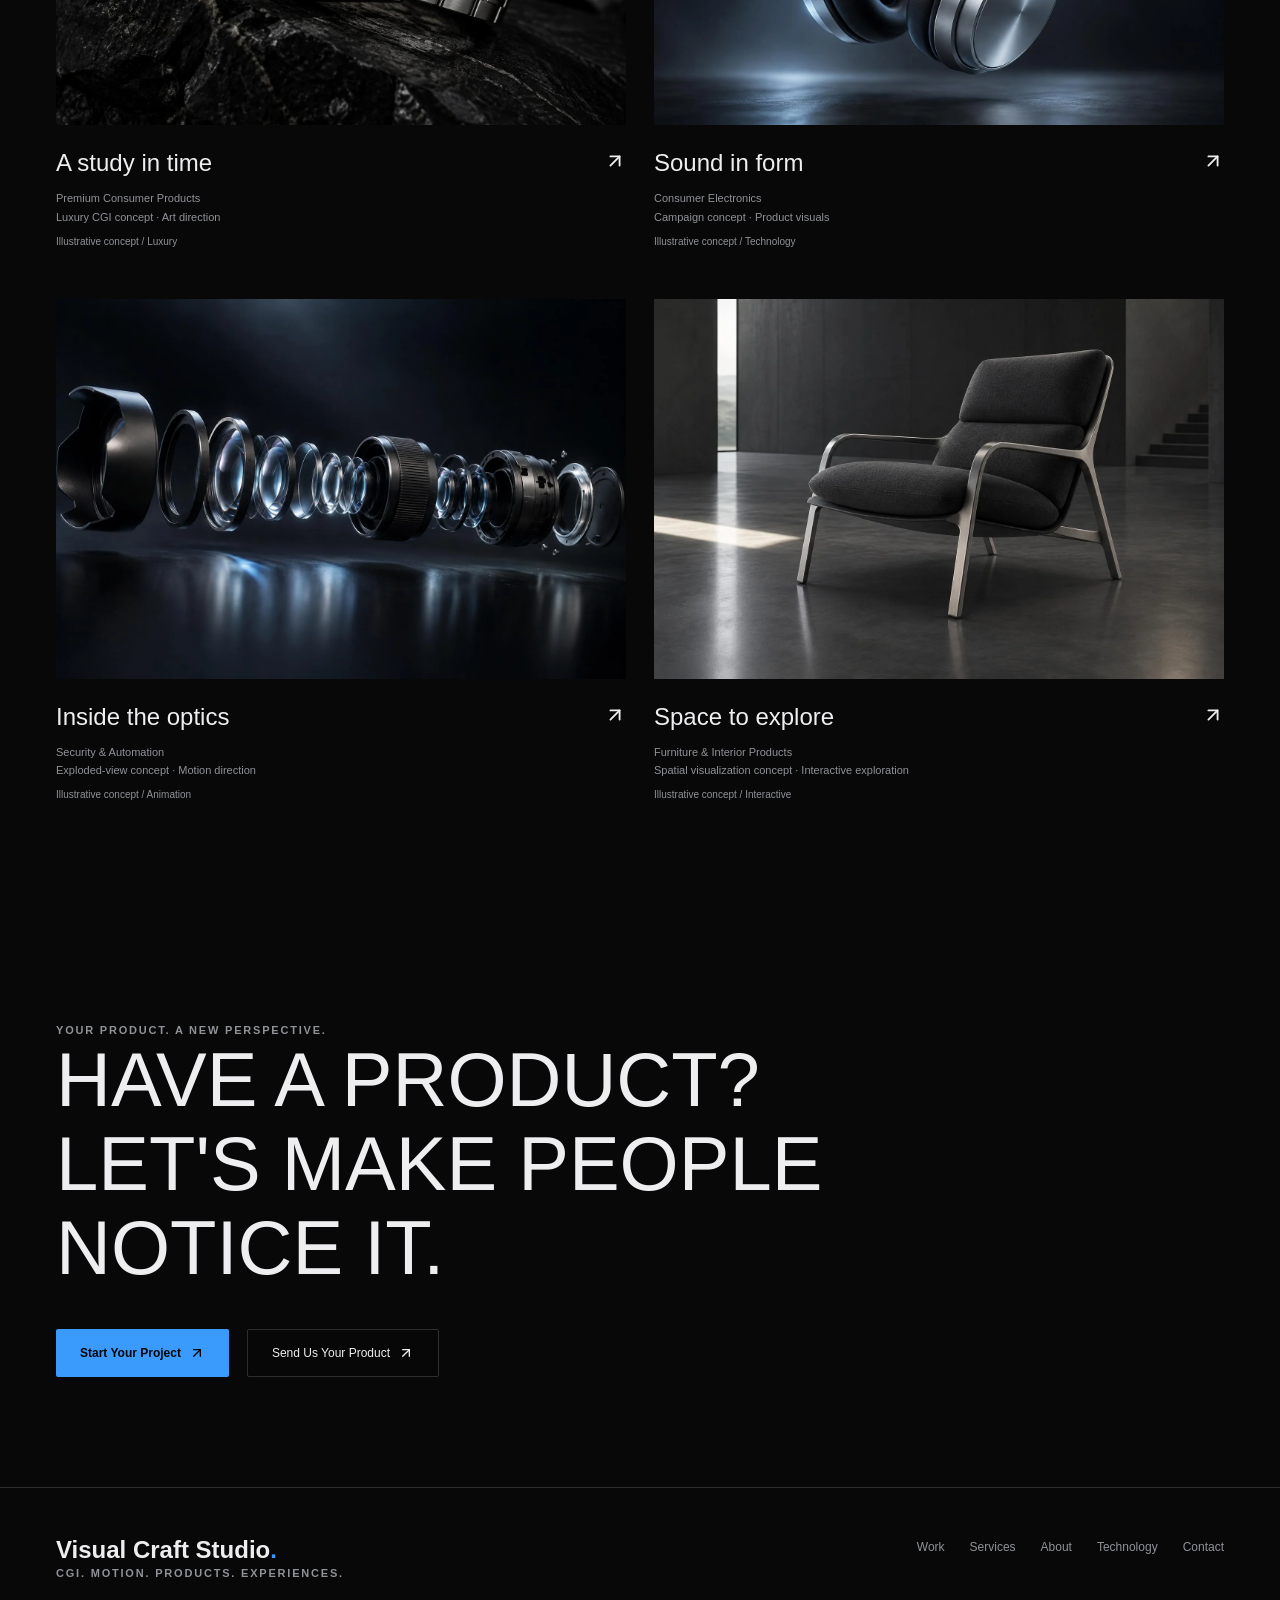
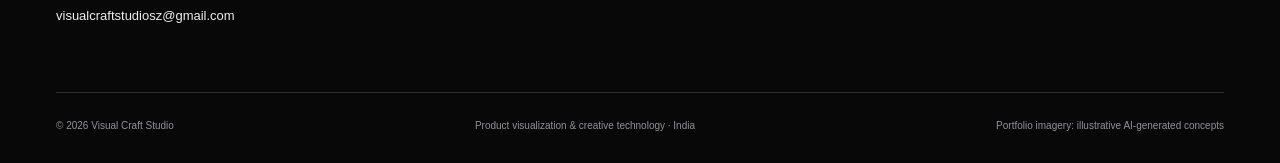
<file: work/index.html>
<!doctype html><html lang="en"><head><meta charset="UTF-8"/><meta name="viewport" content="width=device-width,initial-scale=1"/><title>Work · Product visualization concepts — Visual Craft Studio</title><meta name="description" content="Explore industrial product visualization, luxury CGI, technology campaigns, motion and interactive concept directions by Visual Craft Studio."/><meta property="og:title" content="Work · Product visualization concepts — Visual Craft Studio"/><meta property="og:description" content="Explore industrial product visualization, luxury CGI, technology campaigns, motion and interactive concept directions by Visual Craft Studio."/><meta property="og:type" content="website"/><meta property="og:url" content="https://visual-craft-studio.leafyridge.chatgpt.site/work"/><meta name="twitter:card" content="summary_large_image"/><meta property="og:image" content="https://visual-craft-studio.leafyridge.chatgpt.site/images/social/hero.jpg"/><meta property="og:image:alt" content="Illustrative precision optical sensor in brushed metal and glass, with cinematic studio lighting"/><meta property="og:image:width" content="1200"/><meta property="og:image:height" content="630"/><meta property="og:image:type" content="image/jpeg"/><meta name="twitter:image" content="https://visual-craft-studio.leafyridge.chatgpt.site/images/social/hero.jpg"/><meta name="twitter:image:alt" content="Illustrative precision optical sensor in brushed metal and glass, with cinematic studio lighting"/><link rel="canonical" href="https://visual-craft-studio.leafyridge.chatgpt.site/work"/><link rel="icon" href="../favicon.svg"/><script type="application/ld+json">{"@context":"https://schema.org","@type":"Organization","name":"Visual Craft Studio","url":"https://visual-craft-studio.leafyridge.chatgpt.site","email":"visualcraftstudiosz@gmail.com","description":"Product visuals, advertising, branding and design, catalogues, motion and AI-assisted creative work with a product-first focus on technical accuracy."}</script>  
  <link rel="stylesheet" href="../assets/index-Bm7Mo6kD.css">
</head><body><div id="root"><a class="skip-link" href="#main">Skip to content</a><header class="studio-header "><div class="wrap header-inner"><a class="logo" aria-label="Visual Craft Studio home" href="../index.html">Visual Craft Studio<span class="logo-dot">.</span></a><nav aria-label="Main navigation" class="desktop-nav"><a class="nav-link" href="../index.html">Home</a><a class="nav-link" href="../work/index.html" aria-current="page">Work</a><a class="nav-link" href="../services/index.html">Services</a><a class="nav-link" href="../about/index.html">About</a><a class="nav-link" href="../technology/index.html">Technology</a><a class="nav-link" href="../contact/index.html">Contact</a><a class="inline-flex items-center justify-center gap-2 whitespace-nowrap text-sm cursor-pointer transition-colors focus-visible:outline-none focus-visible:ring-1 focus-visible:ring-ring disabled:pointer-events-none disabled:opacity-50 disabled:cursor-not-allowed [&amp;_svg]:pointer-events-none [&amp;_svg]:size-4 [&amp;_svg]:shrink-0 rounded-sm bg-primary text-primary-foreground hover:bg-primary/85 font-semibold h-9 px-4 py-2" href="../contact/index.html">Start a Project <svg xmlns="http://www.w3.org/2000/svg" width="24" height="24" viewBox="0 0 24 24" fill="none" stroke="currentColor" stroke-width="2" stroke-linecap="round" stroke-linejoin="round" class="lucide lucide-arrow-up-right" aria-hidden="true"><path d="M7 7h10v10"></path><path d="M7 17 17 7"></path></svg></a></nav><button class="inline-flex items-center justify-center gap-2 whitespace-nowrap rounded-md text-sm font-medium cursor-pointer transition-colors focus-visible:outline-none focus-visible:ring-1 focus-visible:ring-ring disabled:pointer-events-none disabled:opacity-50 disabled:cursor-not-allowed [&amp;_svg]:pointer-events-none [&amp;_svg]:size-4 [&amp;_svg]:shrink-0 hover:bg-accent hover:text-accent-foreground h-9 w-9 mobile-toggle" aria-label="Open navigation" aria-expanded="false" aria-controls="mobile-navigation"><svg xmlns="http://www.w3.org/2000/svg" width="24" height="24" viewBox="0 0 24 24" fill="none" stroke="currentColor" stroke-width="2" stroke-linecap="round" stroke-linejoin="round" class="lucide lucide-menu" aria-hidden="true"><path d="M4 5h16"></path><path d="M4 12h16"></path><path d="M4 19h16"></path></svg></button></div></header><main id="main"><section class="wrap page-intro"><div class="eyebrow">Portfolio / Illustrative concepts</div><h1>PRODUCTS. IN A NEW LIGHT.</h1><p class="body-copy">A collection of product-led visual explorations. All projects shown here are illustrative AI-generated concepts, not commissioned client work.</p></section><section class="wrap work-collection"><div class="filters" role="group" aria-label="Filter projects by category"><button class="inline-flex items-center justify-center gap-2 whitespace-nowrap text-sm font-medium cursor-pointer transition-colors focus-visible:outline-none focus-visible:ring-1 focus-visible:ring-ring disabled:pointer-events-none disabled:opacity-50 disabled:cursor-not-allowed [&amp;_svg]:pointer-events-none [&amp;_svg]:size-4 [&amp;_svg]:shrink-0 rounded-sm border border-foreground bg-foreground text-background h-9 px-4 py-2" aria-pressed="true">All</button><button class="inline-flex items-center justify-center gap-2 whitespace-nowrap text-sm font-medium cursor-pointer transition-colors focus-visible:outline-none focus-visible:ring-1 focus-visible:ring-ring disabled:pointer-events-none disabled:opacity-50 disabled:cursor-not-allowed [&amp;_svg]:pointer-events-none [&amp;_svg]:size-4 [&amp;_svg]:shrink-0 rounded-sm border border-border bg-transparent text-muted-foreground hover:text-foreground hover:border-foreground h-9 px-4 py-2" aria-pressed="false">Industrial</button><button class="inline-flex items-center justify-center gap-2 whitespace-nowrap text-sm font-medium cursor-pointer transition-colors focus-visible:outline-none focus-visible:ring-1 focus-visible:ring-ring disabled:pointer-events-none disabled:opacity-50 disabled:cursor-not-allowed [&amp;_svg]:pointer-events-none [&amp;_svg]:size-4 [&amp;_svg]:shrink-0 rounded-sm border border-border bg-transparent text-muted-foreground hover:text-foreground hover:border-foreground h-9 px-4 py-2" aria-pressed="false">Luxury</button><button class="inline-flex items-center justify-center gap-2 whitespace-nowrap text-sm font-medium cursor-pointer transition-colors focus-visible:outline-none focus-visible:ring-1 focus-visible:ring-ring disabled:pointer-events-none disabled:opacity-50 disabled:cursor-not-allowed [&amp;_svg]:pointer-events-none [&amp;_svg]:size-4 [&amp;_svg]:shrink-0 rounded-sm border border-border bg-transparent text-muted-foreground hover:text-foreground hover:border-foreground h-9 px-4 py-2" aria-pressed="false">Technology</button><button class="inline-flex items-center justify-center gap-2 whitespace-nowrap text-sm font-medium cursor-pointer transition-colors focus-visible:outline-none focus-visible:ring-1 focus-visible:ring-ring disabled:pointer-events-none disabled:opacity-50 disabled:cursor-not-allowed [&amp;_svg]:pointer-events-none [&amp;_svg]:size-4 [&amp;_svg]:shrink-0 rounded-sm border border-border bg-transparent text-muted-foreground hover:text-foreground hover:border-foreground h-9 px-4 py-2" aria-pressed="false">Animation</button><button class="inline-flex items-center justify-center gap-2 whitespace-nowrap text-sm font-medium cursor-pointer transition-colors focus-visible:outline-none focus-visible:ring-1 focus-visible:ring-ring disabled:pointer-events-none disabled:opacity-50 disabled:cursor-not-allowed [&amp;_svg]:pointer-events-none [&amp;_svg]:size-4 [&amp;_svg]:shrink-0 rounded-sm border border-border bg-transparent text-muted-foreground hover:text-foreground hover:border-foreground h-9 px-4 py-2" aria-pressed="false">Interactive</button></div><p class="sr-only" aria-live="polite">5<!-- --> projects shown</p><div class="project-grid"><a class="project-card" href="../work/precision-in-motion/index.html"><div class="project-image"><img src="../images/industrial.webp" width="1536" height="1024" alt="Illustrative brushed-metal precision rotary actuator in controlled studio lighting" loading="lazy"/></div><div class="project-caption"><div><h3>Precision in motion</h3><p>Industrial &amp; Manufacturing<br/>Product visualization · Material study</p><span class="project-tag">Illustrative concept / <!-- -->Industrial</span></div><svg xmlns="http://www.w3.org/2000/svg" width="22" height="22" viewBox="0 0 24 24" fill="none" stroke="currentColor" stroke-width="2" stroke-linecap="round" stroke-linejoin="round" class="lucide lucide-arrow-up-right project-arrow" aria-hidden="true"><path d="M7 7h10v10"></path><path d="M7 17 17 7"></path></svg></div></a><a class="project-card" href="../work/a-study-in-time/index.html"><div class="project-image"><img src="../images/luxury.webp" width="1536" height="1024" alt="Illustrative silver watch and black dial resting on dark stone" loading="lazy"/></div><div class="project-caption"><div><h3>A study in time</h3><p>Premium Consumer Products<br/>Luxury CGI concept · Art direction</p><span class="project-tag">Illustrative concept / <!-- -->Luxury</span></div><svg xmlns="http://www.w3.org/2000/svg" width="22" height="22" viewBox="0 0 24 24" fill="none" stroke="currentColor" stroke-width="2" stroke-linecap="round" stroke-linejoin="round" class="lucide lucide-arrow-up-right project-arrow" aria-hidden="true"><path d="M7 7h10v10"></path><path d="M7 17 17 7"></path></svg></div></a><a class="project-card" href="../work/sound-in-form/index.html"><div class="project-image"><img src="../images/technology.webp" width="1536" height="1024" alt="Illustrative silver headphones with black cushions floating in a dark studio" loading="lazy"/></div><div class="project-caption"><div><h3>Sound in form</h3><p>Consumer Electronics<br/>Campaign concept · Product visuals</p><span class="project-tag">Illustrative concept / <!-- -->Technology</span></div><svg xmlns="http://www.w3.org/2000/svg" width="22" height="22" viewBox="0 0 24 24" fill="none" stroke="currentColor" stroke-width="2" stroke-linecap="round" stroke-linejoin="round" class="lucide lucide-arrow-up-right project-arrow" aria-hidden="true"><path d="M7 7h10v10"></path><path d="M7 17 17 7"></path></svg></div></a><a class="project-card" href="../work/inside-the-optics/index.html"><div class="project-image"><img src="../images/animation.webp" width="1536" height="1024" alt="Illustrative exploded optical lens with glass elements and metal rings" loading="lazy"/></div><div class="project-caption"><div><h3>Inside the optics</h3><p>Security &amp; Automation<br/>Exploded-view concept · Motion direction</p><span class="project-tag">Illustrative concept / <!-- -->Animation</span></div><svg xmlns="http://www.w3.org/2000/svg" width="22" height="22" viewBox="0 0 24 24" fill="none" stroke="currentColor" stroke-width="2" stroke-linecap="round" stroke-linejoin="round" class="lucide lucide-arrow-up-right project-arrow" aria-hidden="true"><path d="M7 7h10v10"></path><path d="M7 17 17 7"></path></svg></div></a><a class="project-card" href="../work/space-to-explore/index.html"><div class="project-image"><img src="../images/interactive.webp" width="1536" height="1024" alt="Illustrative graphite lounge chair with aluminum frame in an architectural studio" loading="lazy"/></div><div class="project-caption"><div><h3>Space to explore</h3><p>Furniture &amp; Interior Products<br/>Spatial visualization concept · Interactive exploration</p><span class="project-tag">Illustrative concept / <!-- -->Interactive</span></div><svg xmlns="http://www.w3.org/2000/svg" width="22" height="22" viewBox="0 0 24 24" fill="none" stroke="currentColor" stroke-width="2" stroke-linecap="round" stroke-linejoin="round" class="lucide lucide-arrow-up-right project-arrow" aria-hidden="true"><path d="M7 7h10v10"></path><path d="M7 17 17 7"></path></svg></div></a></div></section><section class="section cta-section"><div class="wrap"><p class="eyebrow mb-8">Your product. A new perspective.</p><h2>HAVE A PRODUCT?<br/>LET&#x27;S MAKE PEOPLE<br class="hidden md:block"/> NOTICE IT.</h2><div class="hero-actions"><a class="inline-flex items-center justify-center gap-2 whitespace-nowrap cursor-pointer transition-colors focus-visible:outline-none focus-visible:ring-1 focus-visible:ring-ring disabled:pointer-events-none disabled:opacity-50 disabled:cursor-not-allowed [&amp;_svg]:pointer-events-none [&amp;_svg]:size-4 [&amp;_svg]:shrink-0 bg-primary text-primary-foreground hover:bg-primary/85 font-semibold h-12 px-6 py-3 text-xs rounded-sm" href="../contact/index.html">Start Your Project<svg xmlns="http://www.w3.org/2000/svg" width="24" height="24" viewBox="0 0 24 24" fill="none" stroke="currentColor" stroke-width="2" stroke-linecap="round" stroke-linejoin="round" class="lucide lucide-arrow-up-right" aria-hidden="true"><path d="M7 7h10v10"></path><path d="M7 17 17 7"></path></svg></a><a class="inline-flex items-center justify-center gap-2 whitespace-nowrap font-medium cursor-pointer transition-colors focus-visible:outline-none focus-visible:ring-1 focus-visible:ring-ring disabled:pointer-events-none disabled:opacity-50 disabled:cursor-not-allowed [&amp;_svg]:pointer-events-none [&amp;_svg]:size-4 [&amp;_svg]:shrink-0 border border-border bg-background/30 text-foreground hover:bg-secondary h-12 px-6 py-3 text-xs rounded-sm" href="../contact/index.html">Send Us Your Product<svg xmlns="http://www.w3.org/2000/svg" width="24" height="24" viewBox="0 0 24 24" fill="none" stroke="currentColor" stroke-width="2" stroke-linecap="round" stroke-linejoin="round" class="lucide lucide-arrow-up-right" aria-hidden="true"><path d="M7 7h10v10"></path><path d="M7 17 17 7"></path></svg></a></div></div></section></main><footer class="studio-footer"><div class="wrap"><div class="footer-top"><div><a class="logo" href="../index.html">Visual Craft Studio<span class="logo-dot">.</span></a><p class="eyebrow mt-5">CGI. Motion. Products. Experiences.</p><a class="text-link break-all mt-3" href="mailto:visualcraftstudiosz@gmail.com">visualcraftstudiosz@gmail.com</a></div><nav class="footer-nav" aria-label="Footer navigation"><a class="nav-link" href="../work/index.html" aria-current="page">Work</a><a class="nav-link" href="../services/index.html">Services</a><a class="nav-link" href="../about/index.html">About</a><a class="nav-link" href="../technology/index.html">Technology</a><a class="nav-link" href="../contact/index.html">Contact</a></nav></div><div class="footer-bottom"><span>© <!-- -->2026<!-- --> <!-- -->Visual Craft Studio</span><span>Product visualization &amp; creative technology · India</span><span>Portfolio imagery: illustrative AI-generated concepts</span></div></div></footer></div><script src="../js/offline.js" defer></script></body></html>
</file>
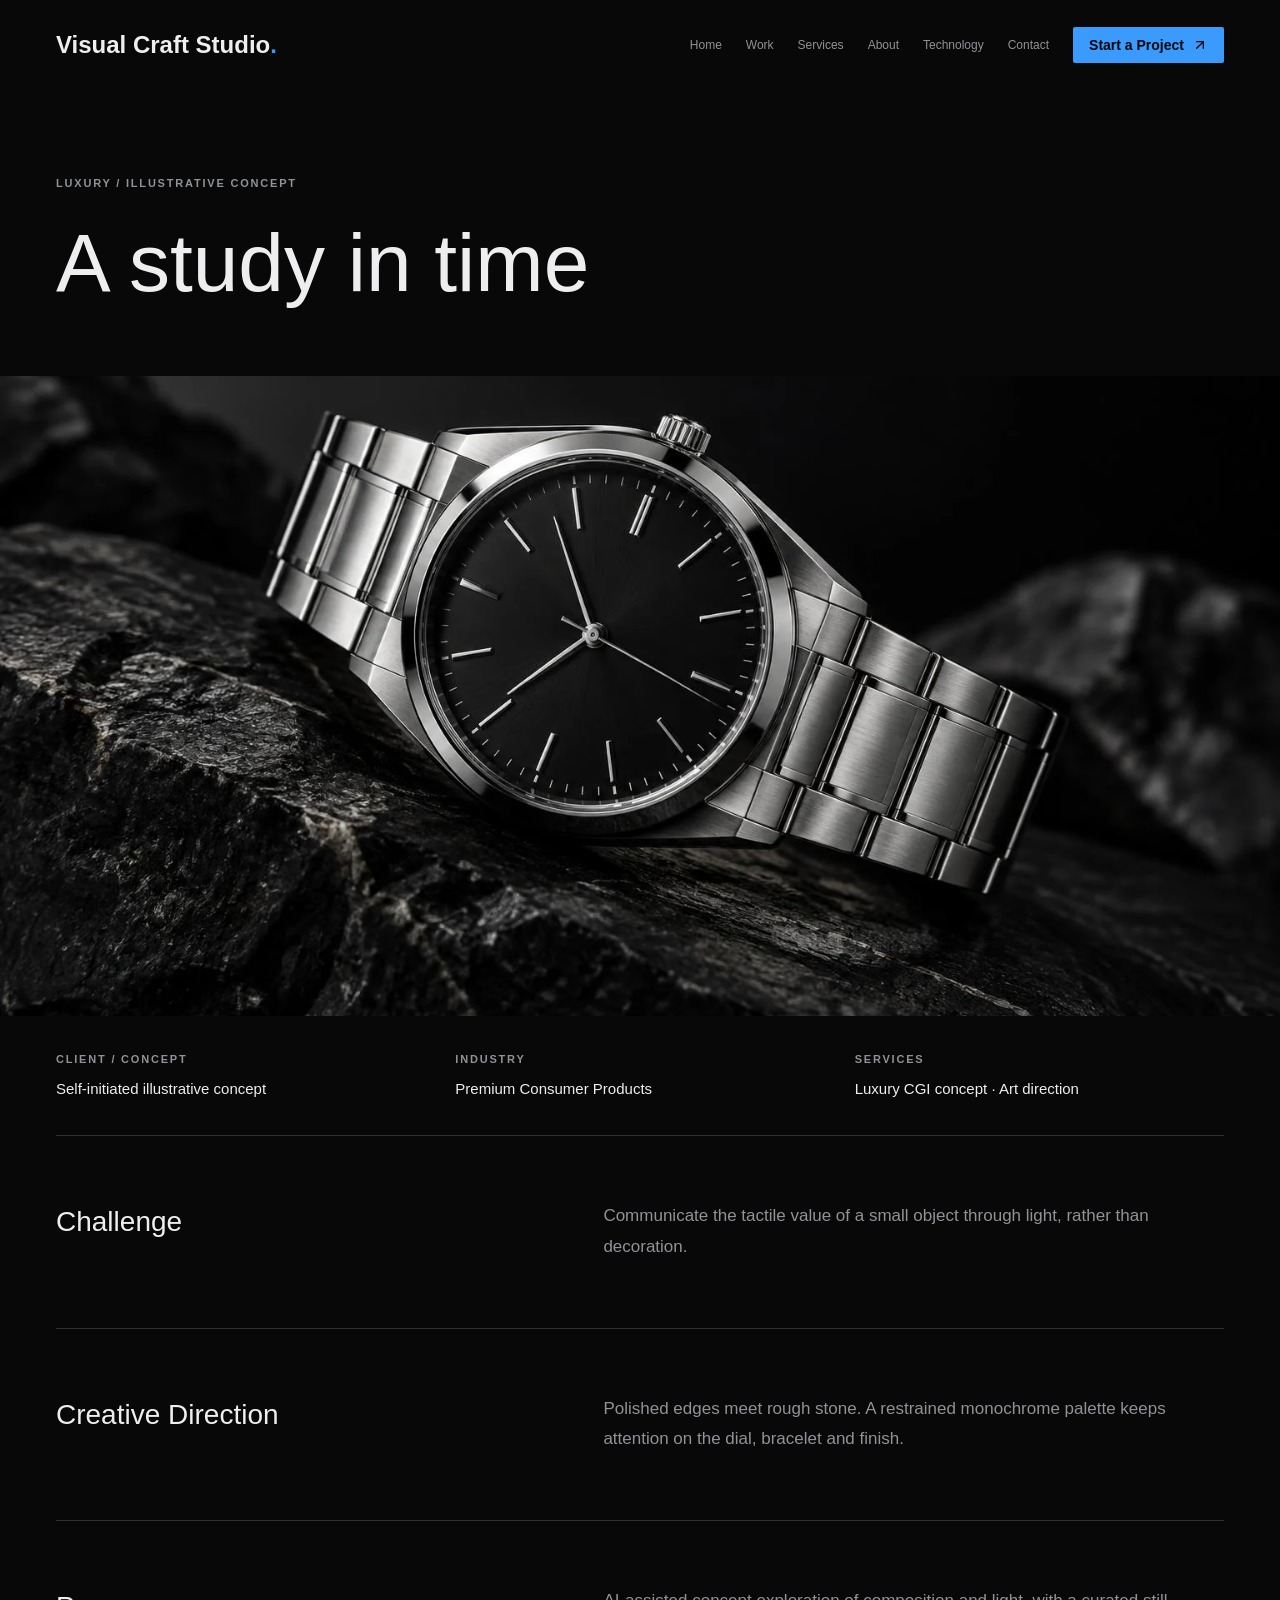
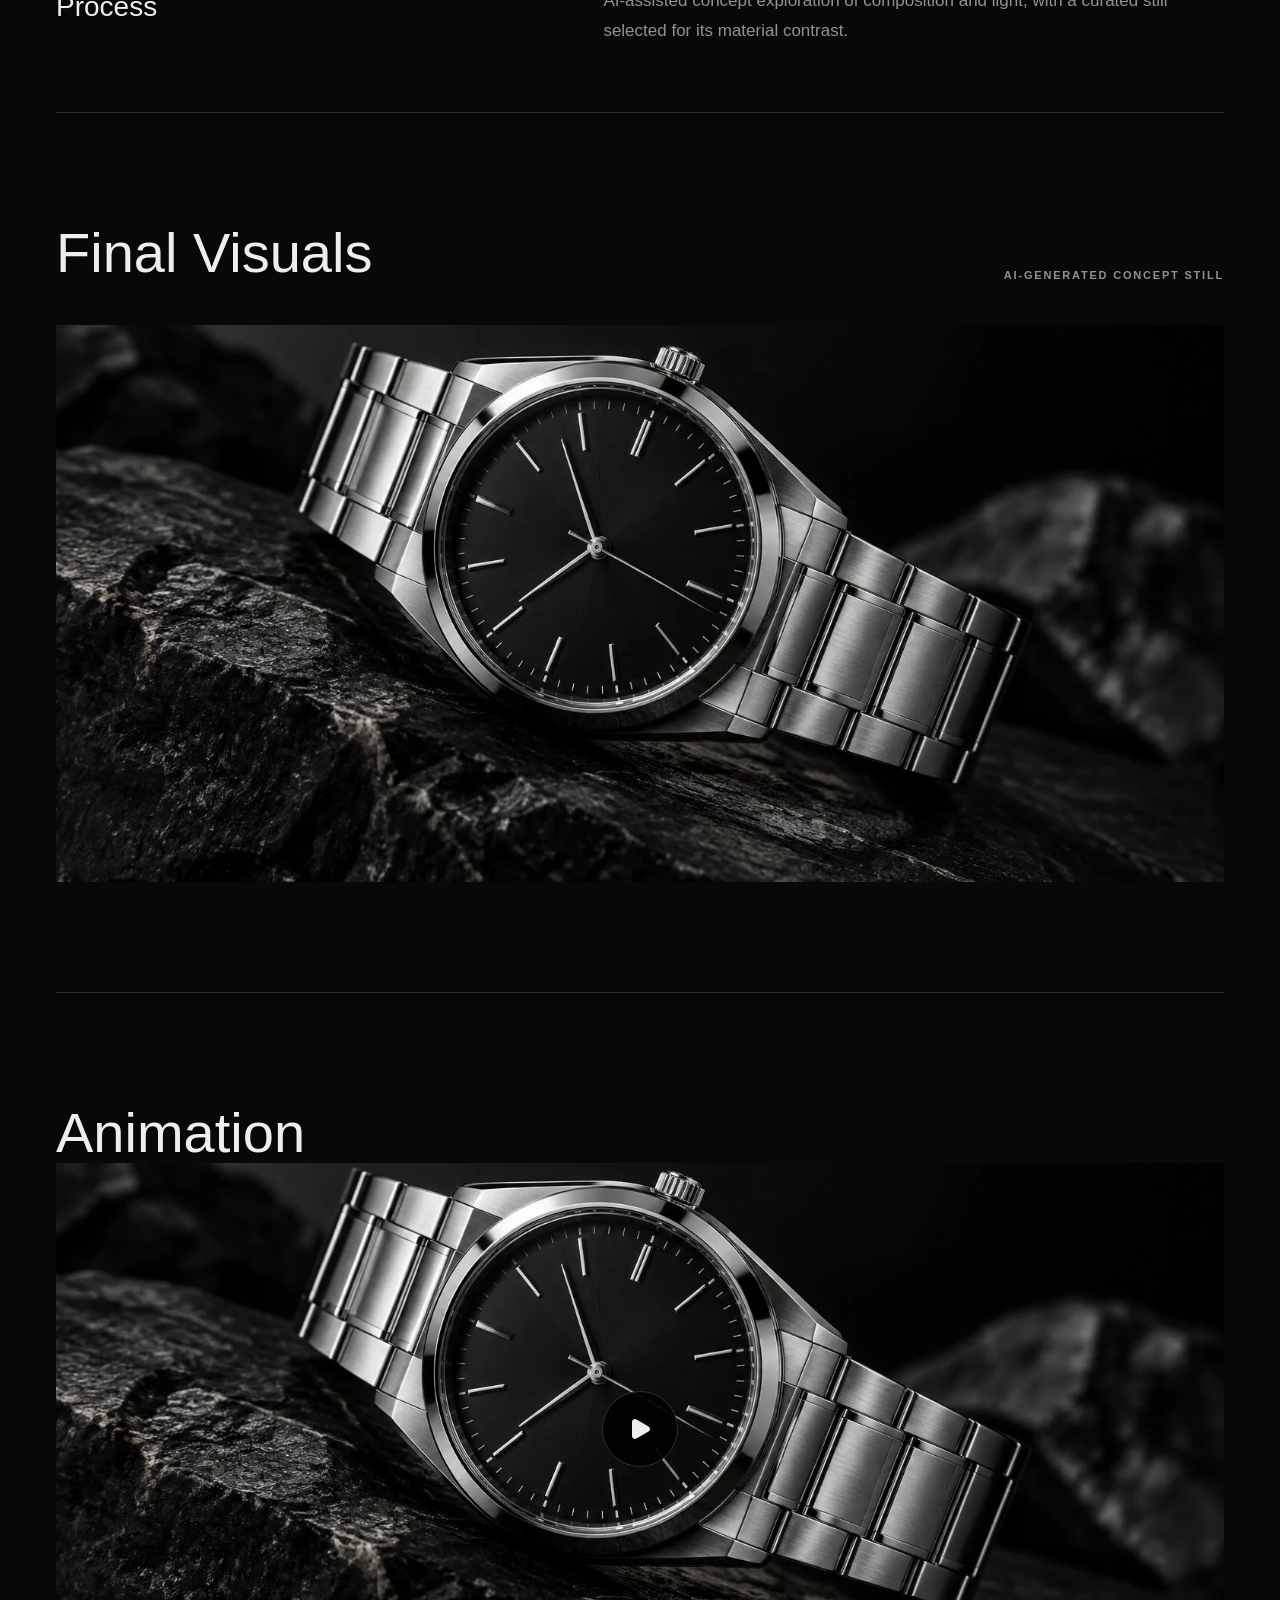
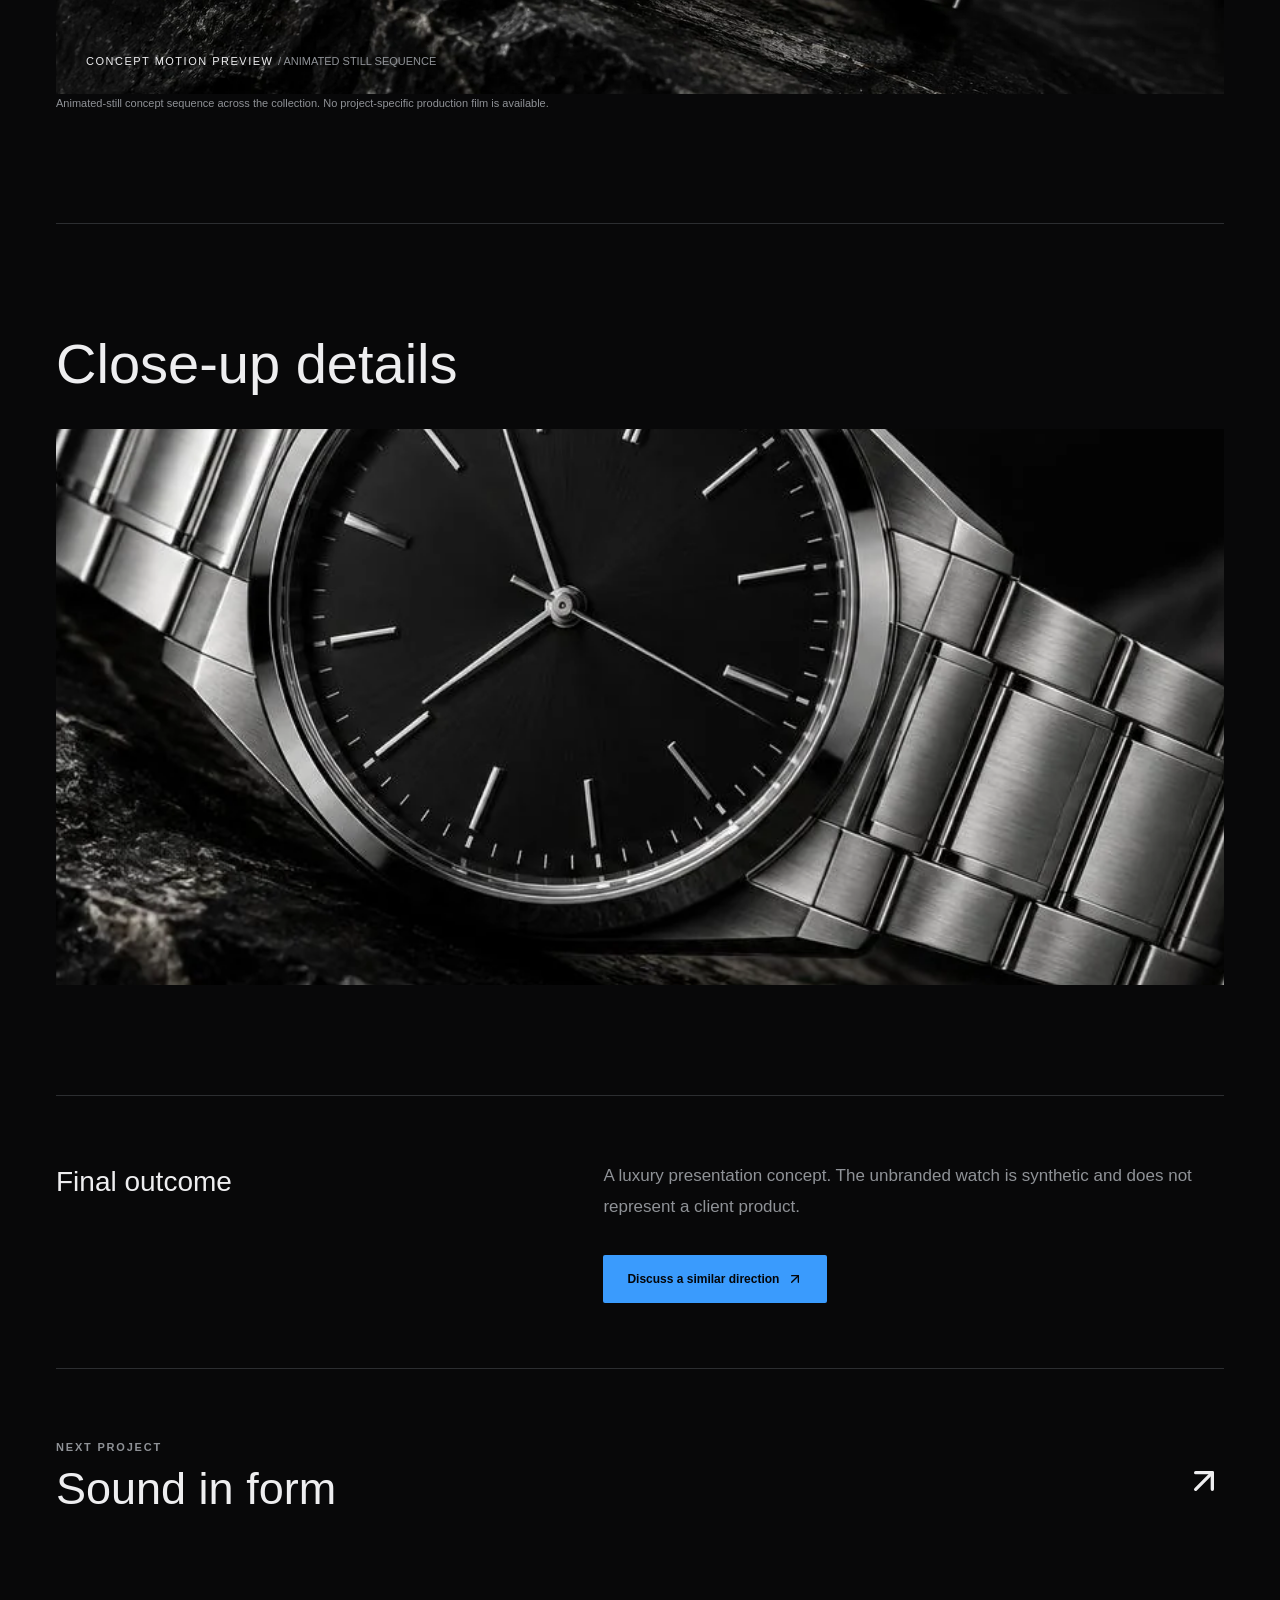
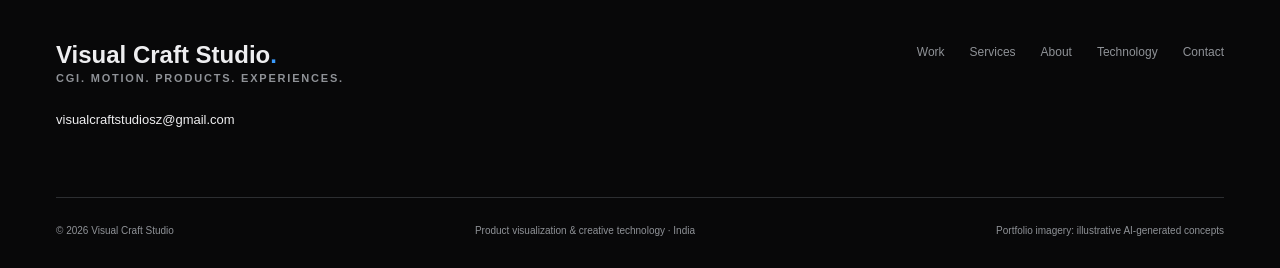
<file: work/a-study-in-time/index.html>
<!doctype html><html lang="en"><head><meta charset="UTF-8"/><meta name="viewport" content="width=device-width,initial-scale=1"/><title>A study in time — Visual Craft Studio</title><meta name="description" content="Premium Consumer Products concept study exploring luxury cgi concept · art direction — illustrative portfolio work from Visual Craft Studio."/><meta property="og:title" content="A study in time — Visual Craft Studio"/><meta property="og:description" content="Premium Consumer Products concept study exploring luxury cgi concept · art direction — illustrative portfolio work from Visual Craft Studio."/><meta property="og:type" content="website"/><meta property="og:url" content="https://visual-craft-studio.leafyridge.chatgpt.site/work/a-study-in-time"/><meta name="twitter:card" content="summary_large_image"/><meta property="og:image" content="https://visual-craft-studio.leafyridge.chatgpt.site/images/social/luxury.jpg"/><meta property="og:image:alt" content="Illustrative silver watch and black dial resting on dark stone"/><meta property="og:image:width" content="1200"/><meta property="og:image:height" content="630"/><meta property="og:image:type" content="image/jpeg"/><meta name="twitter:image" content="https://visual-craft-studio.leafyridge.chatgpt.site/images/social/luxury.jpg"/><meta name="twitter:image:alt" content="Illustrative silver watch and black dial resting on dark stone"/><link rel="canonical" href="https://visual-craft-studio.leafyridge.chatgpt.site/work/a-study-in-time"/><link rel="icon" href="../../favicon.svg"/><script type="application/ld+json">{"@context":"https://schema.org","@type":"Organization","name":"Visual Craft Studio","url":"https://visual-craft-studio.leafyridge.chatgpt.site","email":"visualcraftstudiosz@gmail.com","description":"Product visuals, advertising, branding and design, catalogues, motion and AI-assisted creative work with a product-first focus on technical accuracy."}</script>  
  <link rel="stylesheet" href="../../assets/index-Bm7Mo6kD.css">
</head><body><div id="root"><link rel="preload" as="image" href="../../images/luxury.webp" fetchPriority="high"/><a class="skip-link" href="#main">Skip to content</a><header class="studio-header "><div class="wrap header-inner"><a class="logo" aria-label="Visual Craft Studio home" href="../../index.html">Visual Craft Studio<span class="logo-dot">.</span></a><nav aria-label="Main navigation" class="desktop-nav"><a class="nav-link" href="../../index.html">Home</a><a class="nav-link" href="../../work/index.html">Work</a><a class="nav-link" href="../../services/index.html">Services</a><a class="nav-link" href="../../about/index.html">About</a><a class="nav-link" href="../../technology/index.html">Technology</a><a class="nav-link" href="../../contact/index.html">Contact</a><a class="inline-flex items-center justify-center gap-2 whitespace-nowrap text-sm cursor-pointer transition-colors focus-visible:outline-none focus-visible:ring-1 focus-visible:ring-ring disabled:pointer-events-none disabled:opacity-50 disabled:cursor-not-allowed [&amp;_svg]:pointer-events-none [&amp;_svg]:size-4 [&amp;_svg]:shrink-0 rounded-sm bg-primary text-primary-foreground hover:bg-primary/85 font-semibold h-9 px-4 py-2" href="../../contact/index.html">Start a Project <svg xmlns="http://www.w3.org/2000/svg" width="24" height="24" viewBox="0 0 24 24" fill="none" stroke="currentColor" stroke-width="2" stroke-linecap="round" stroke-linejoin="round" class="lucide lucide-arrow-up-right" aria-hidden="true"><path d="M7 7h10v10"></path><path d="M7 17 17 7"></path></svg></a></nav><button class="inline-flex items-center justify-center gap-2 whitespace-nowrap rounded-md text-sm font-medium cursor-pointer transition-colors focus-visible:outline-none focus-visible:ring-1 focus-visible:ring-ring disabled:pointer-events-none disabled:opacity-50 disabled:cursor-not-allowed [&amp;_svg]:pointer-events-none [&amp;_svg]:size-4 [&amp;_svg]:shrink-0 hover:bg-accent hover:text-accent-foreground h-9 w-9 mobile-toggle" aria-label="Open navigation" aria-expanded="false" aria-controls="mobile-navigation"><svg xmlns="http://www.w3.org/2000/svg" width="24" height="24" viewBox="0 0 24 24" fill="none" stroke="currentColor" stroke-width="2" stroke-linecap="round" stroke-linejoin="round" class="lucide lucide-menu" aria-hidden="true"><path d="M4 5h16"></path><path d="M4 12h16"></path><path d="M4 19h16"></path></svg></button></div></header><main id="main"><section class="wrap page-intro"><div class="eyebrow">Luxury / Illustrative concept</div><h1>A study in time</h1></section><img class="case-hero" src="../../images/luxury.webp" alt="Illustrative silver watch and black dial resting on dark stone" width="1536" height="1024" fetchPriority="high"/><div class="wrap"><dl class="case-facts"><div><dt class="eyebrow">Client / Concept</dt><dd>Self-initiated illustrative concept</dd></div><div><dt class="eyebrow">Industry</dt><dd>Premium Consumer Products</dd></div><div><dt class="eyebrow">Services</dt><dd>Luxury CGI concept · Art direction</dd></div></dl><section class="case-copy"><h2>Challenge</h2><p class="body-copy">Communicate the tactile value of a small object through light, rather than decoration.</p></section><section class="case-copy"><h2>Creative Direction</h2><p class="body-copy">Polished edges meet rough stone. A restrained monochrome palette keeps attention on the dial, bracelet and finish.</p></section><section class="case-copy"><h2>Process</h2><p class="body-copy">AI-assisted concept exploration of composition and light, with a curated still selected for its material contrast.</p></section><section class="section"><div class="section-top"><h2>Final Visuals</h2><span class="eyebrow">AI-generated concept still</span></div><img class="about-image" src="../../images/luxury.webp" alt="Illustrative silver watch and black dial resting on dark stone" loading="lazy" width="1536" height="1024"/></section><section class="section"><h2 class="mb-8">Animation</h2><div class="reel-cover"><img src="../../images/luxury.webp" alt="Optical product concept motion preview cover" width="1920" height="1088" loading="lazy"/><div class="reel-button"><button class="inline-flex items-center justify-center gap-2 whitespace-nowrap text-sm font-medium cursor-pointer transition-colors focus-visible:outline-none focus-visible:ring-1 focus-visible:ring-ring disabled:pointer-events-none disabled:opacity-50 disabled:cursor-not-allowed [&amp;_svg]:pointer-events-none [&amp;_svg]:shrink-0 border border-foreground bg-overlay text-foreground hover:bg-secondary [&amp;_svg]:size-6 h-[76px] w-[76px] p-0 rounded-full" aria-label="Play concept motion preview" type="button" aria-haspopup="dialog" aria-expanded="false" aria-controls="radix-_R_ae_" data-state="closed"><svg xmlns="http://www.w3.org/2000/svg" width="23" height="23" viewBox="0 0 24 24" fill="currentColor" stroke="currentColor" stroke-width="2" stroke-linecap="round" stroke-linejoin="round" class="lucide lucide-play" aria-hidden="true"><path d="M5 5a2 2 0 0 1 3.008-1.728l11.997 6.998a2 2 0 0 1 .003 3.458l-12 7A2 2 0 0 1 5 19z"></path></svg></button></div><span class="reel-label">Concept motion preview<!-- --> <span class="text-muted-foreground">/ Animated still sequence</span></span></div><p class="preview-description mt-5">Animated-still concept sequence across the collection. No project-specific production film is available.</p></section><section class="section"><h2>Close-up details</h2><div class="detail-image"><img src="../../images/luxury.webp" alt="Enlarged material detail of A study in time, illustrative concept" loading="lazy" width="1536" height="1024"/></div></section><section class="case-copy"><h2>Final outcome</h2><div><p class="body-copy">A luxury presentation concept. The unbranded watch is synthetic and does not represent a client product.</p><div class="mt-8"><a class="inline-flex items-center justify-center gap-2 whitespace-nowrap cursor-pointer transition-colors focus-visible:outline-none focus-visible:ring-1 focus-visible:ring-ring disabled:pointer-events-none disabled:opacity-50 disabled:cursor-not-allowed [&amp;_svg]:pointer-events-none [&amp;_svg]:size-4 [&amp;_svg]:shrink-0 bg-primary text-primary-foreground hover:bg-primary/85 font-semibold h-12 px-6 py-3 text-xs rounded-sm" href="../../contact/index.html">Discuss a similar direction<svg xmlns="http://www.w3.org/2000/svg" width="24" height="24" viewBox="0 0 24 24" fill="none" stroke="currentColor" stroke-width="2" stroke-linecap="round" stroke-linejoin="round" class="lucide lucide-arrow-up-right" aria-hidden="true"><path d="M7 7h10v10"></path><path d="M7 17 17 7"></path></svg></a></div></div></section><a class="next-project" href="../../work/sound-in-form/index.html"><div><p class="eyebrow mb-5">Next Project</p><h2>Sound in form</h2></div><svg xmlns="http://www.w3.org/2000/svg" width="40" height="40" viewBox="0 0 24 24" fill="none" stroke="currentColor" stroke-width="2" stroke-linecap="round" stroke-linejoin="round" class="lucide lucide-arrow-up-right" aria-hidden="true"><path d="M7 7h10v10"></path><path d="M7 17 17 7"></path></svg></a></div></main><footer class="studio-footer"><div class="wrap"><div class="footer-top"><div><a class="logo" href="../../index.html">Visual Craft Studio<span class="logo-dot">.</span></a><p class="eyebrow mt-5">CGI. Motion. Products. Experiences.</p><a class="text-link break-all mt-3" href="mailto:visualcraftstudiosz@gmail.com">visualcraftstudiosz@gmail.com</a></div><nav class="footer-nav" aria-label="Footer navigation"><a class="nav-link" href="../../work/index.html">Work</a><a class="nav-link" href="../../services/index.html">Services</a><a class="nav-link" href="../../about/index.html">About</a><a class="nav-link" href="../../technology/index.html">Technology</a><a class="nav-link" href="../../contact/index.html">Contact</a></nav></div><div class="footer-bottom"><span>© <!-- -->2026<!-- --> <!-- -->Visual Craft Studio</span><span>Product visualization &amp; creative technology · India</span><span>Portfolio imagery: illustrative AI-generated concepts</span></div></div></footer></div><script src="../../js/offline.js" defer></script></body></html>
</file>
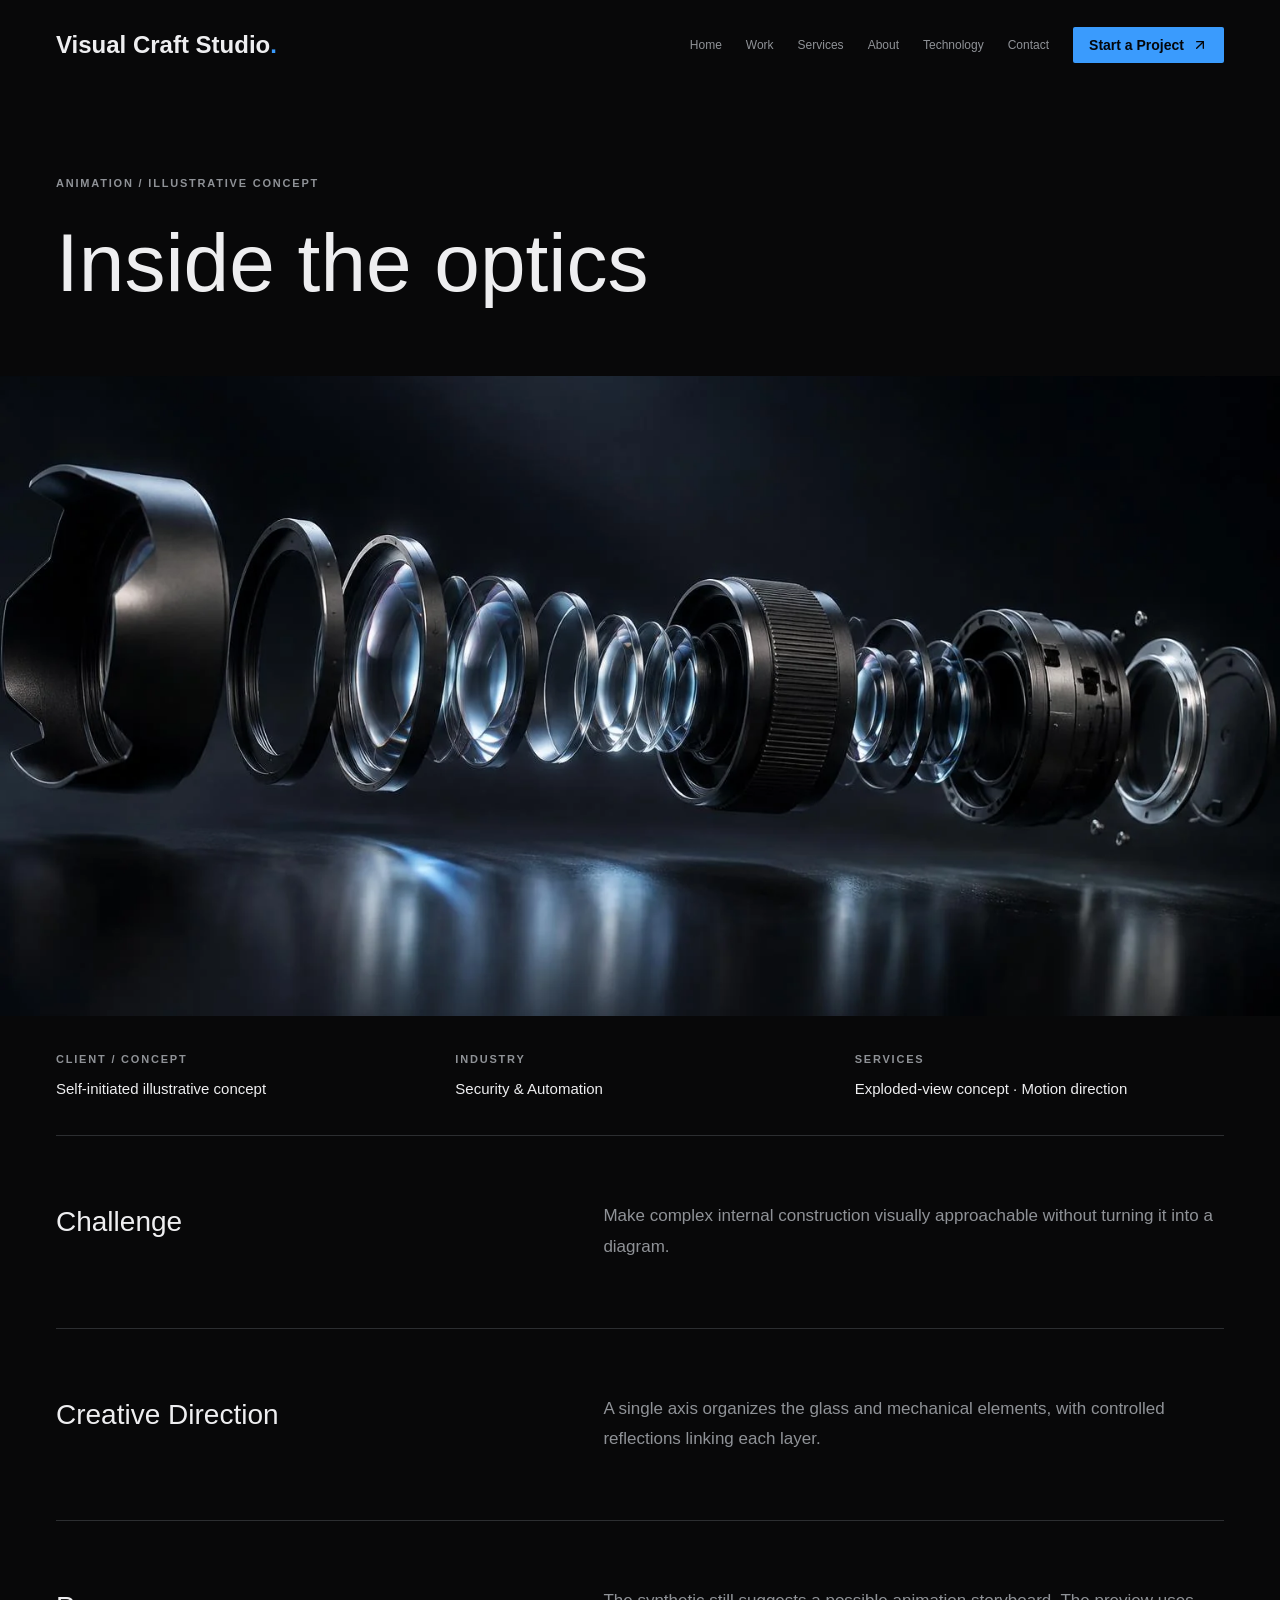
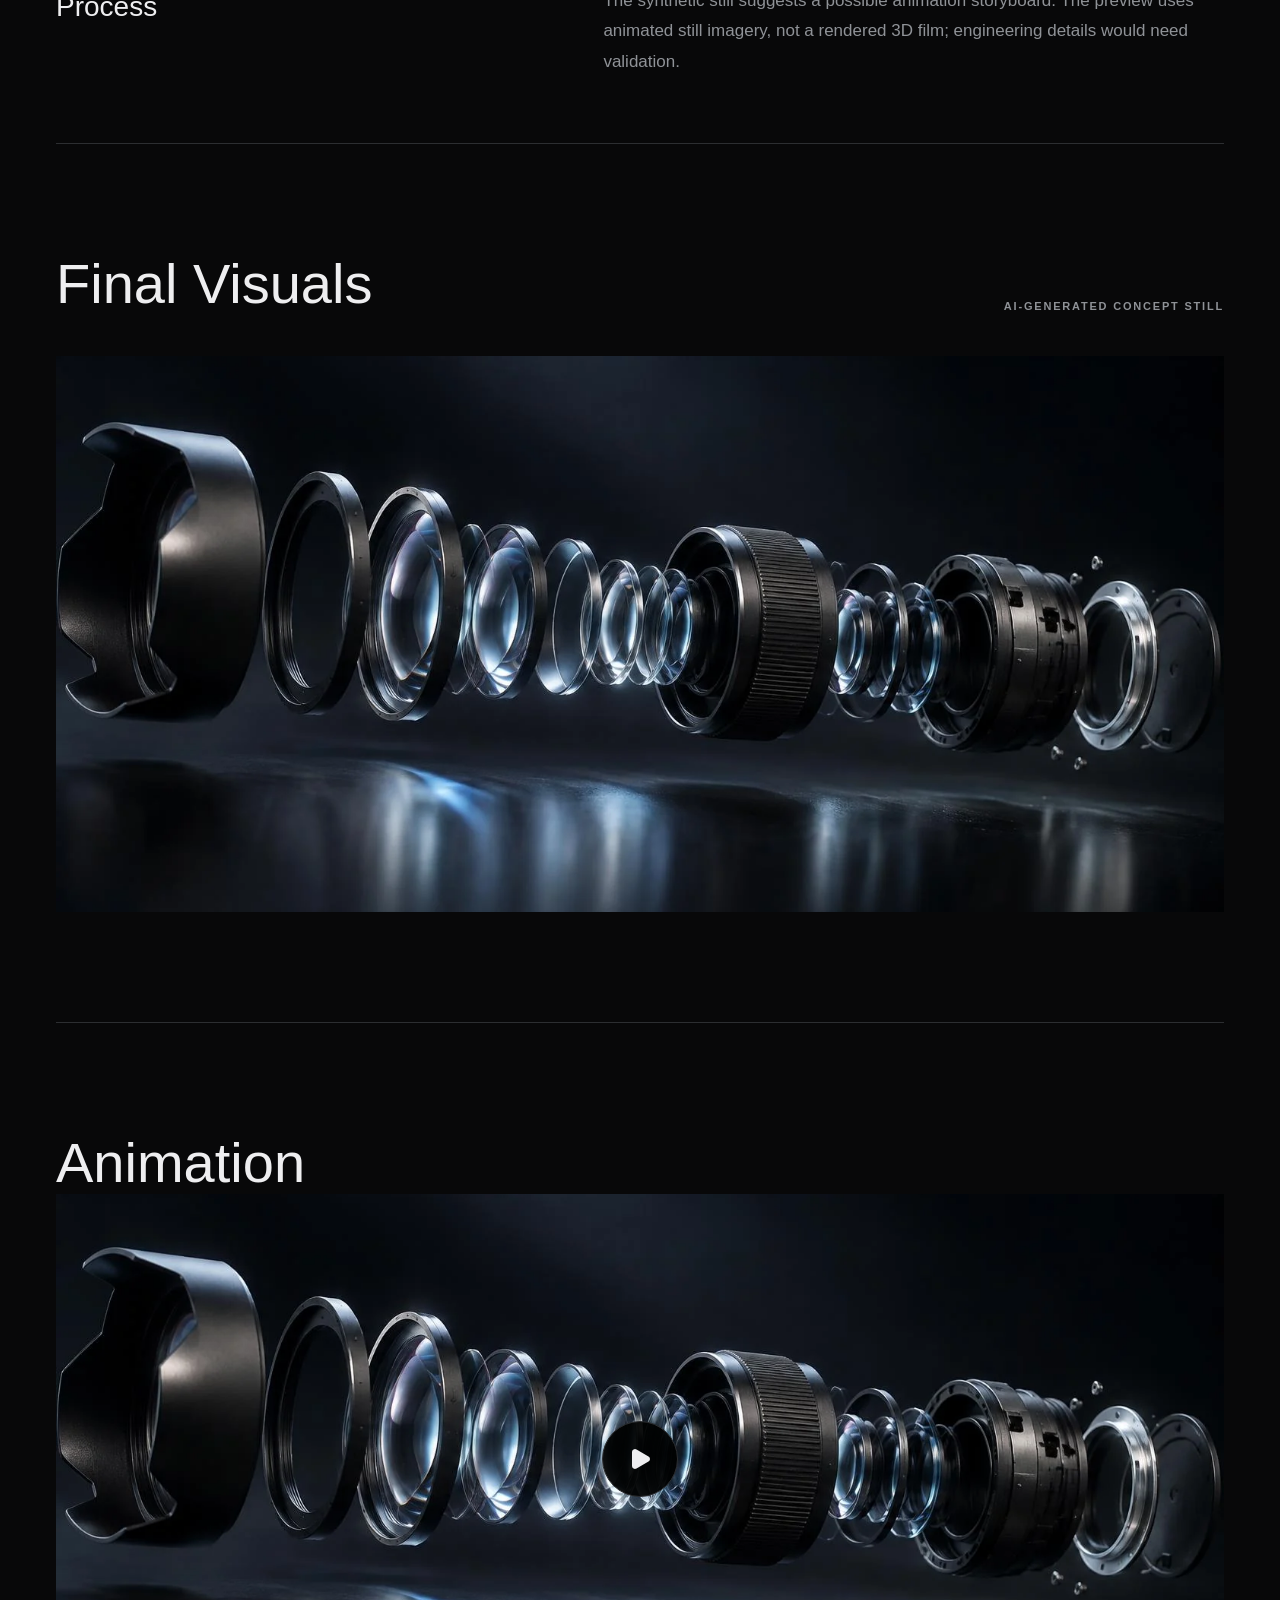
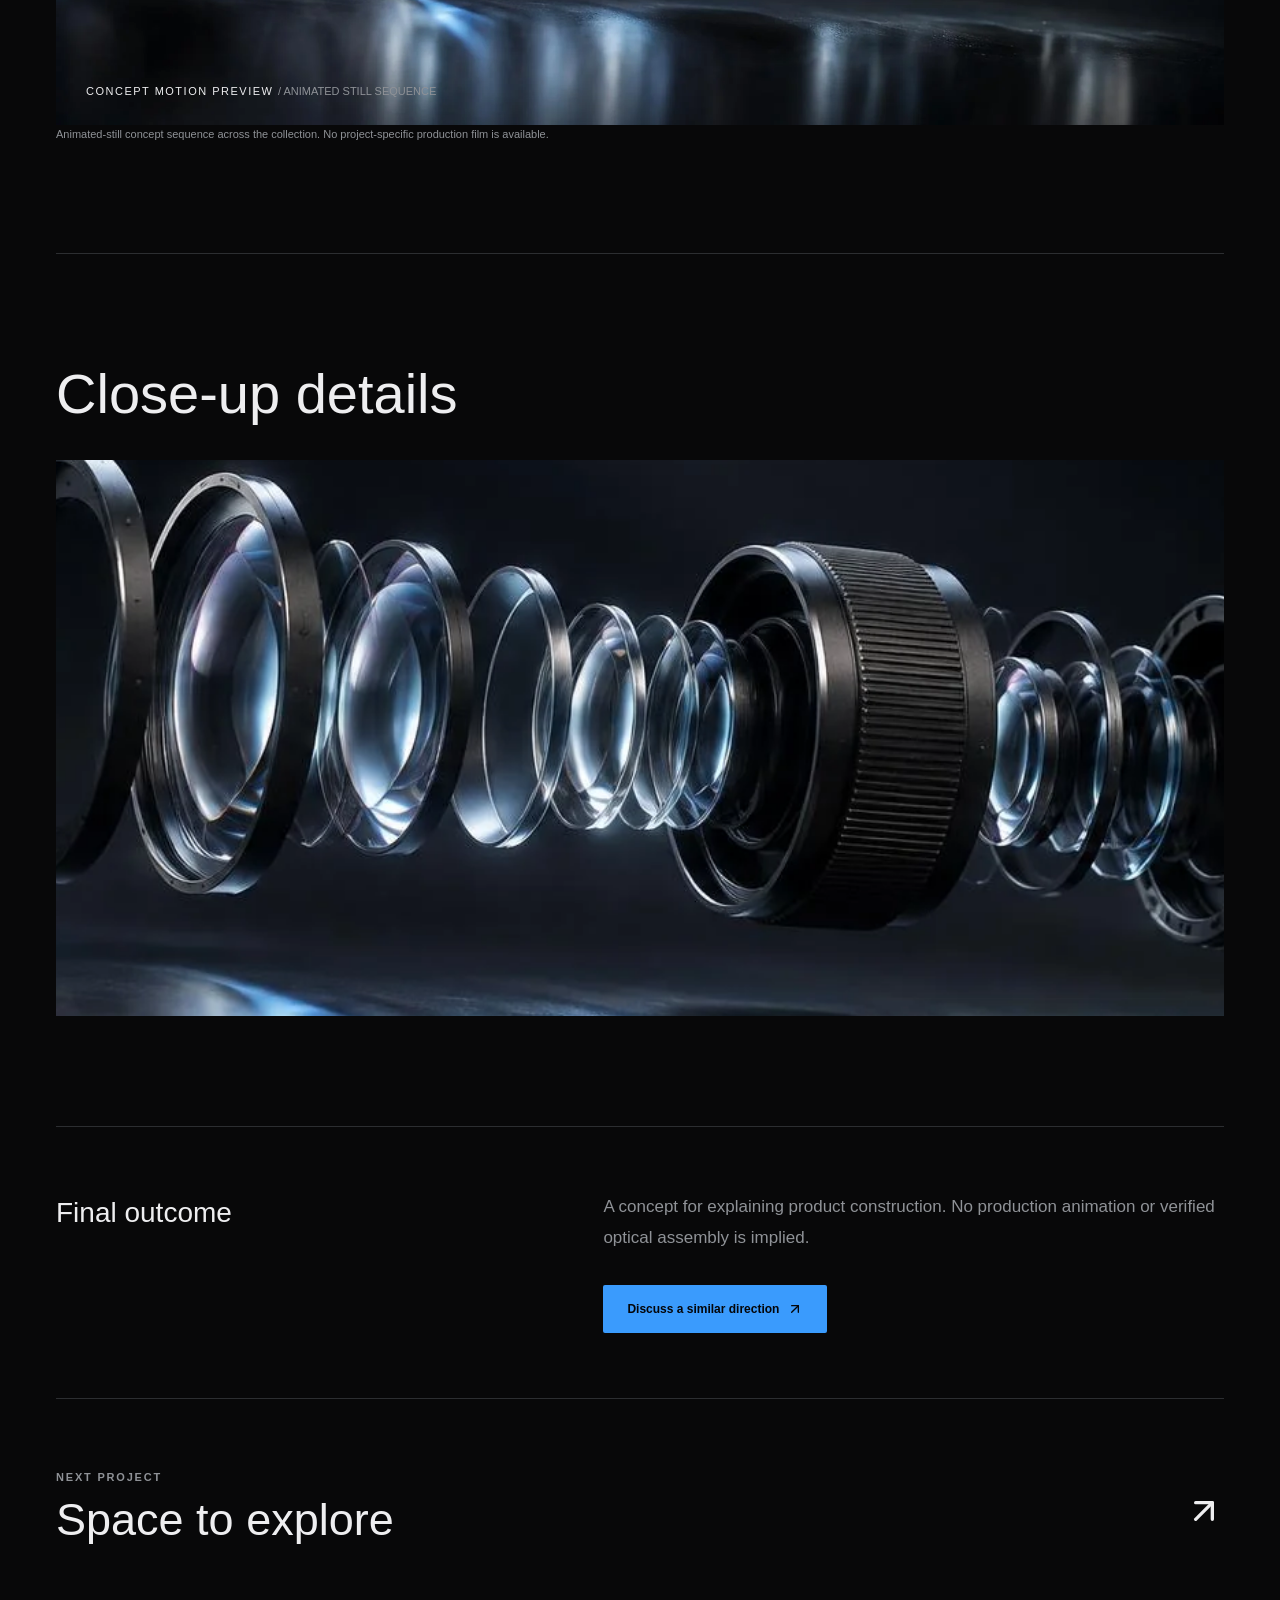
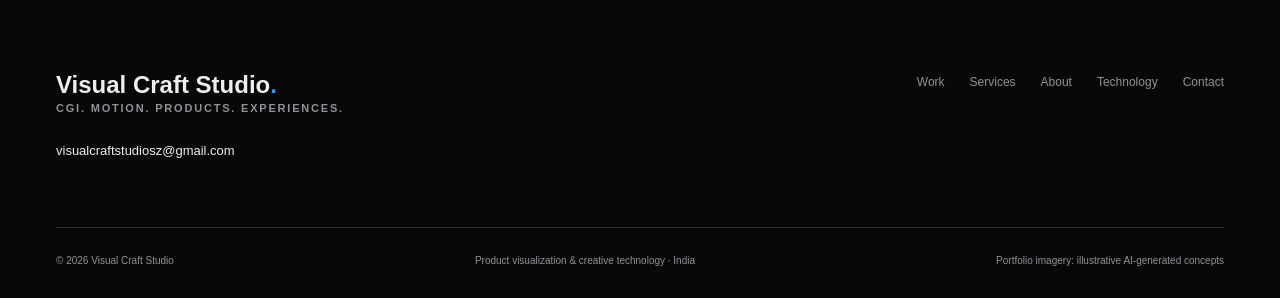
<file: work/inside-the-optics/index.html>
<!doctype html><html lang="en"><head><meta charset="UTF-8"/><meta name="viewport" content="width=device-width,initial-scale=1"/><title>Inside the optics — Visual Craft Studio</title><meta name="description" content="Security &amp; Automation concept study exploring exploded-view concept · motion direction — illustrative portfolio work from Visual Craft Studio."/><meta property="og:title" content="Inside the optics — Visual Craft Studio"/><meta property="og:description" content="Security &amp; Automation concept study exploring exploded-view concept · motion direction — illustrative portfolio work from Visual Craft Studio."/><meta property="og:type" content="website"/><meta property="og:url" content="https://visual-craft-studio.leafyridge.chatgpt.site/work/inside-the-optics"/><meta name="twitter:card" content="summary_large_image"/><meta property="og:image" content="https://visual-craft-studio.leafyridge.chatgpt.site/images/social/animation.jpg"/><meta property="og:image:alt" content="Illustrative exploded optical lens with glass elements and metal rings"/><meta property="og:image:width" content="1200"/><meta property="og:image:height" content="630"/><meta property="og:image:type" content="image/jpeg"/><meta name="twitter:image" content="https://visual-craft-studio.leafyridge.chatgpt.site/images/social/animation.jpg"/><meta name="twitter:image:alt" content="Illustrative exploded optical lens with glass elements and metal rings"/><link rel="canonical" href="https://visual-craft-studio.leafyridge.chatgpt.site/work/inside-the-optics"/><link rel="icon" href="../../favicon.svg"/><script type="application/ld+json">{"@context":"https://schema.org","@type":"Organization","name":"Visual Craft Studio","url":"https://visual-craft-studio.leafyridge.chatgpt.site","email":"visualcraftstudiosz@gmail.com","description":"Product visuals, advertising, branding and design, catalogues, motion and AI-assisted creative work with a product-first focus on technical accuracy."}</script>  
  <link rel="stylesheet" href="../../assets/index-Bm7Mo6kD.css">
</head><body><div id="root"><link rel="preload" as="image" href="../../images/animation.webp" fetchPriority="high"/><a class="skip-link" href="#main">Skip to content</a><header class="studio-header "><div class="wrap header-inner"><a class="logo" aria-label="Visual Craft Studio home" href="../../index.html">Visual Craft Studio<span class="logo-dot">.</span></a><nav aria-label="Main navigation" class="desktop-nav"><a class="nav-link" href="../../index.html">Home</a><a class="nav-link" href="../../work/index.html">Work</a><a class="nav-link" href="../../services/index.html">Services</a><a class="nav-link" href="../../about/index.html">About</a><a class="nav-link" href="../../technology/index.html">Technology</a><a class="nav-link" href="../../contact/index.html">Contact</a><a class="inline-flex items-center justify-center gap-2 whitespace-nowrap text-sm cursor-pointer transition-colors focus-visible:outline-none focus-visible:ring-1 focus-visible:ring-ring disabled:pointer-events-none disabled:opacity-50 disabled:cursor-not-allowed [&amp;_svg]:pointer-events-none [&amp;_svg]:size-4 [&amp;_svg]:shrink-0 rounded-sm bg-primary text-primary-foreground hover:bg-primary/85 font-semibold h-9 px-4 py-2" href="../../contact/index.html">Start a Project <svg xmlns="http://www.w3.org/2000/svg" width="24" height="24" viewBox="0 0 24 24" fill="none" stroke="currentColor" stroke-width="2" stroke-linecap="round" stroke-linejoin="round" class="lucide lucide-arrow-up-right" aria-hidden="true"><path d="M7 7h10v10"></path><path d="M7 17 17 7"></path></svg></a></nav><button class="inline-flex items-center justify-center gap-2 whitespace-nowrap rounded-md text-sm font-medium cursor-pointer transition-colors focus-visible:outline-none focus-visible:ring-1 focus-visible:ring-ring disabled:pointer-events-none disabled:opacity-50 disabled:cursor-not-allowed [&amp;_svg]:pointer-events-none [&amp;_svg]:size-4 [&amp;_svg]:shrink-0 hover:bg-accent hover:text-accent-foreground h-9 w-9 mobile-toggle" aria-label="Open navigation" aria-expanded="false" aria-controls="mobile-navigation"><svg xmlns="http://www.w3.org/2000/svg" width="24" height="24" viewBox="0 0 24 24" fill="none" stroke="currentColor" stroke-width="2" stroke-linecap="round" stroke-linejoin="round" class="lucide lucide-menu" aria-hidden="true"><path d="M4 5h16"></path><path d="M4 12h16"></path><path d="M4 19h16"></path></svg></button></div></header><main id="main"><section class="wrap page-intro"><div class="eyebrow">Animation / Illustrative concept</div><h1>Inside the optics</h1></section><img class="case-hero" src="../../images/animation.webp" alt="Illustrative exploded optical lens with glass elements and metal rings" width="1536" height="1024" fetchPriority="high"/><div class="wrap"><dl class="case-facts"><div><dt class="eyebrow">Client / Concept</dt><dd>Self-initiated illustrative concept</dd></div><div><dt class="eyebrow">Industry</dt><dd>Security &amp; Automation</dd></div><div><dt class="eyebrow">Services</dt><dd>Exploded-view concept · Motion direction</dd></div></dl><section class="case-copy"><h2>Challenge</h2><p class="body-copy">Make complex internal construction visually approachable without turning it into a diagram.</p></section><section class="case-copy"><h2>Creative Direction</h2><p class="body-copy">A single axis organizes the glass and mechanical elements, with controlled reflections linking each layer.</p></section><section class="case-copy"><h2>Process</h2><p class="body-copy">The synthetic still suggests a possible animation storyboard. The preview uses animated still imagery, not a rendered 3D film; engineering details would need validation.</p></section><section class="section"><div class="section-top"><h2>Final Visuals</h2><span class="eyebrow">AI-generated concept still</span></div><img class="about-image" src="../../images/animation.webp" alt="Illustrative exploded optical lens with glass elements and metal rings" loading="lazy" width="1536" height="1024"/></section><section class="section"><h2 class="mb-8">Animation</h2><div class="reel-cover"><img src="../../images/animation.webp" alt="Optical product concept motion preview cover" width="1920" height="1088" loading="lazy"/><div class="reel-button"><button class="inline-flex items-center justify-center gap-2 whitespace-nowrap text-sm font-medium cursor-pointer transition-colors focus-visible:outline-none focus-visible:ring-1 focus-visible:ring-ring disabled:pointer-events-none disabled:opacity-50 disabled:cursor-not-allowed [&amp;_svg]:pointer-events-none [&amp;_svg]:shrink-0 border border-foreground bg-overlay text-foreground hover:bg-secondary [&amp;_svg]:size-6 h-[76px] w-[76px] p-0 rounded-full" aria-label="Play concept motion preview" type="button" aria-haspopup="dialog" aria-expanded="false" aria-controls="radix-_R_ae_" data-state="closed"><svg xmlns="http://www.w3.org/2000/svg" width="23" height="23" viewBox="0 0 24 24" fill="currentColor" stroke="currentColor" stroke-width="2" stroke-linecap="round" stroke-linejoin="round" class="lucide lucide-play" aria-hidden="true"><path d="M5 5a2 2 0 0 1 3.008-1.728l11.997 6.998a2 2 0 0 1 .003 3.458l-12 7A2 2 0 0 1 5 19z"></path></svg></button></div><span class="reel-label">Concept motion preview<!-- --> <span class="text-muted-foreground">/ Animated still sequence</span></span></div><p class="preview-description mt-5">Animated-still concept sequence across the collection. No project-specific production film is available.</p></section><section class="section"><h2>Close-up details</h2><div class="detail-image"><img src="../../images/animation.webp" alt="Enlarged material detail of Inside the optics, illustrative concept" loading="lazy" width="1536" height="1024"/></div></section><section class="case-copy"><h2>Final outcome</h2><div><p class="body-copy">A concept for explaining product construction. No production animation or verified optical assembly is implied.</p><div class="mt-8"><a class="inline-flex items-center justify-center gap-2 whitespace-nowrap cursor-pointer transition-colors focus-visible:outline-none focus-visible:ring-1 focus-visible:ring-ring disabled:pointer-events-none disabled:opacity-50 disabled:cursor-not-allowed [&amp;_svg]:pointer-events-none [&amp;_svg]:size-4 [&amp;_svg]:shrink-0 bg-primary text-primary-foreground hover:bg-primary/85 font-semibold h-12 px-6 py-3 text-xs rounded-sm" href="../../contact/index.html">Discuss a similar direction<svg xmlns="http://www.w3.org/2000/svg" width="24" height="24" viewBox="0 0 24 24" fill="none" stroke="currentColor" stroke-width="2" stroke-linecap="round" stroke-linejoin="round" class="lucide lucide-arrow-up-right" aria-hidden="true"><path d="M7 7h10v10"></path><path d="M7 17 17 7"></path></svg></a></div></div></section><a class="next-project" href="../../work/space-to-explore/index.html"><div><p class="eyebrow mb-5">Next Project</p><h2>Space to explore</h2></div><svg xmlns="http://www.w3.org/2000/svg" width="40" height="40" viewBox="0 0 24 24" fill="none" stroke="currentColor" stroke-width="2" stroke-linecap="round" stroke-linejoin="round" class="lucide lucide-arrow-up-right" aria-hidden="true"><path d="M7 7h10v10"></path><path d="M7 17 17 7"></path></svg></a></div></main><footer class="studio-footer"><div class="wrap"><div class="footer-top"><div><a class="logo" href="../../index.html">Visual Craft Studio<span class="logo-dot">.</span></a><p class="eyebrow mt-5">CGI. Motion. Products. Experiences.</p><a class="text-link break-all mt-3" href="mailto:visualcraftstudiosz@gmail.com">visualcraftstudiosz@gmail.com</a></div><nav class="footer-nav" aria-label="Footer navigation"><a class="nav-link" href="../../work/index.html">Work</a><a class="nav-link" href="../../services/index.html">Services</a><a class="nav-link" href="../../about/index.html">About</a><a class="nav-link" href="../../technology/index.html">Technology</a><a class="nav-link" href="../../contact/index.html">Contact</a></nav></div><div class="footer-bottom"><span>© <!-- -->2026<!-- --> <!-- -->Visual Craft Studio</span><span>Product visualization &amp; creative technology · India</span><span>Portfolio imagery: illustrative AI-generated concepts</span></div></div></footer></div><script src="../../js/offline.js" defer></script></body></html>
</file>
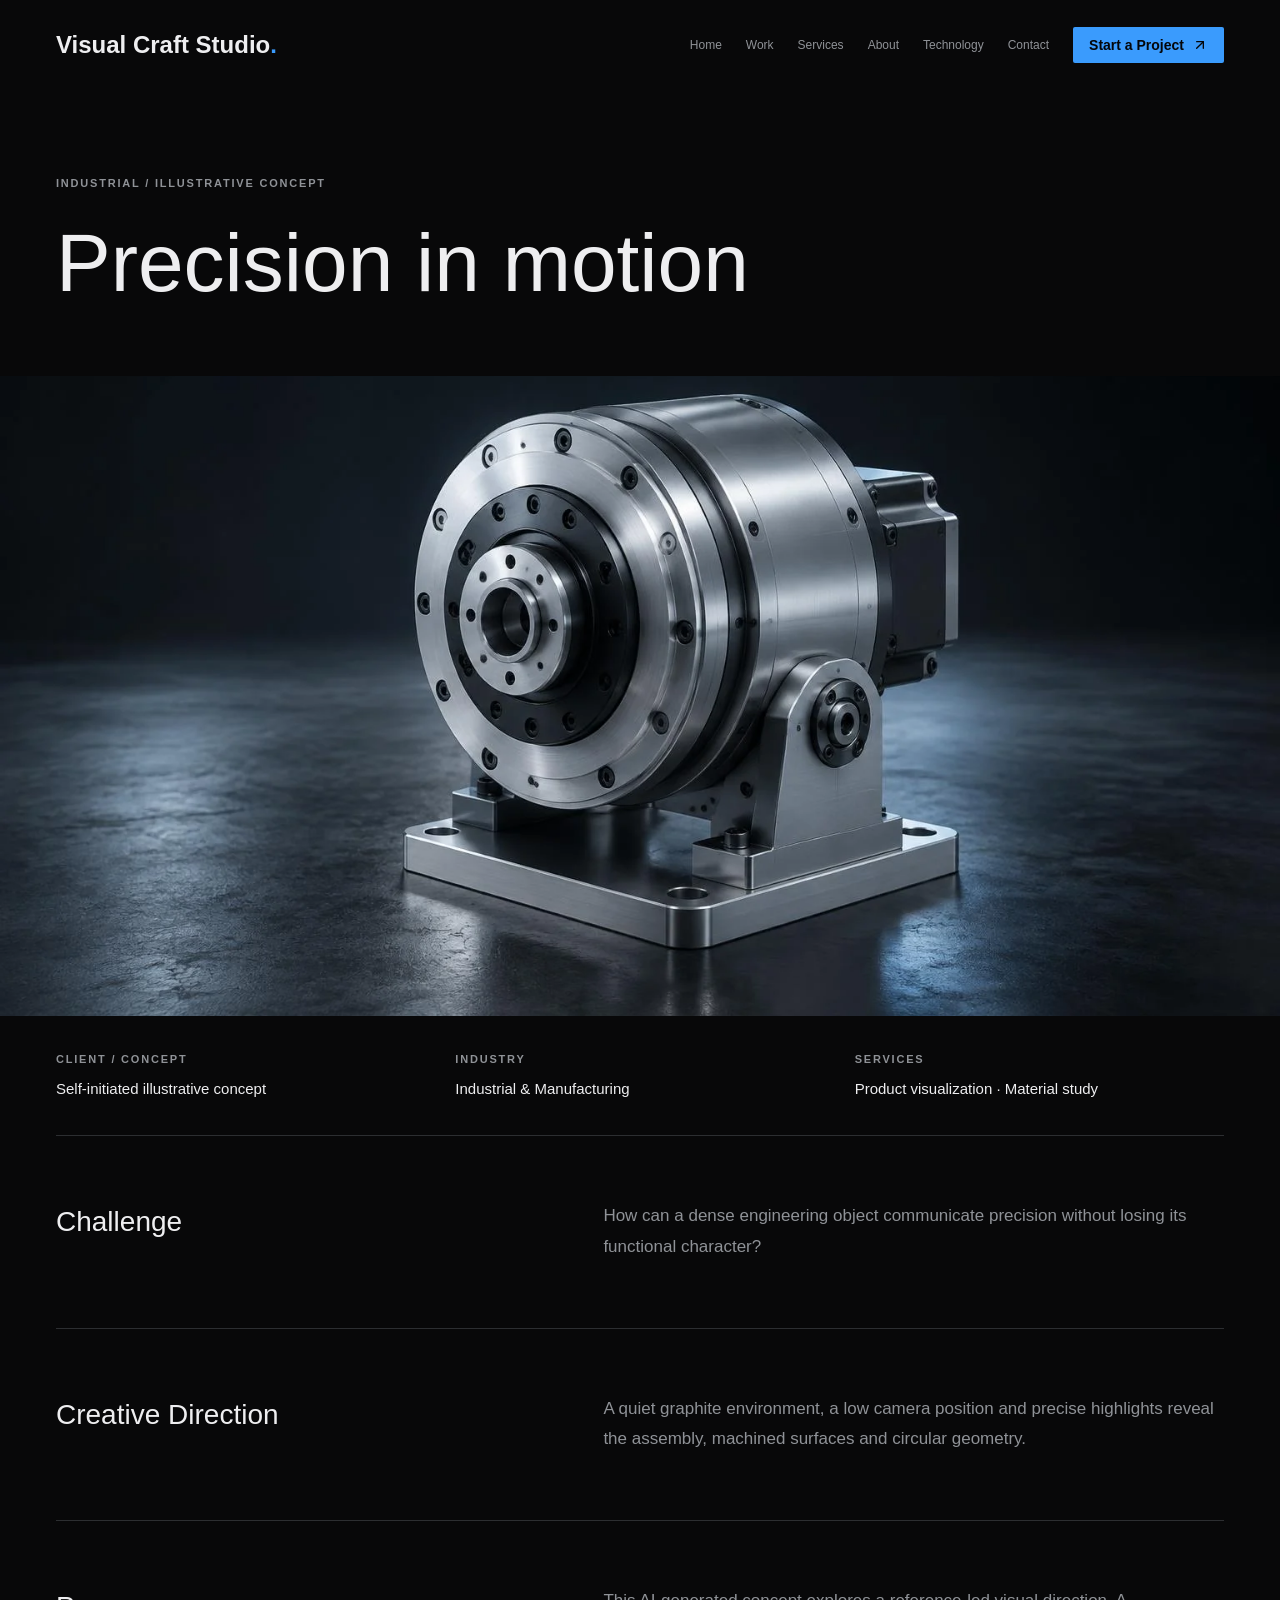
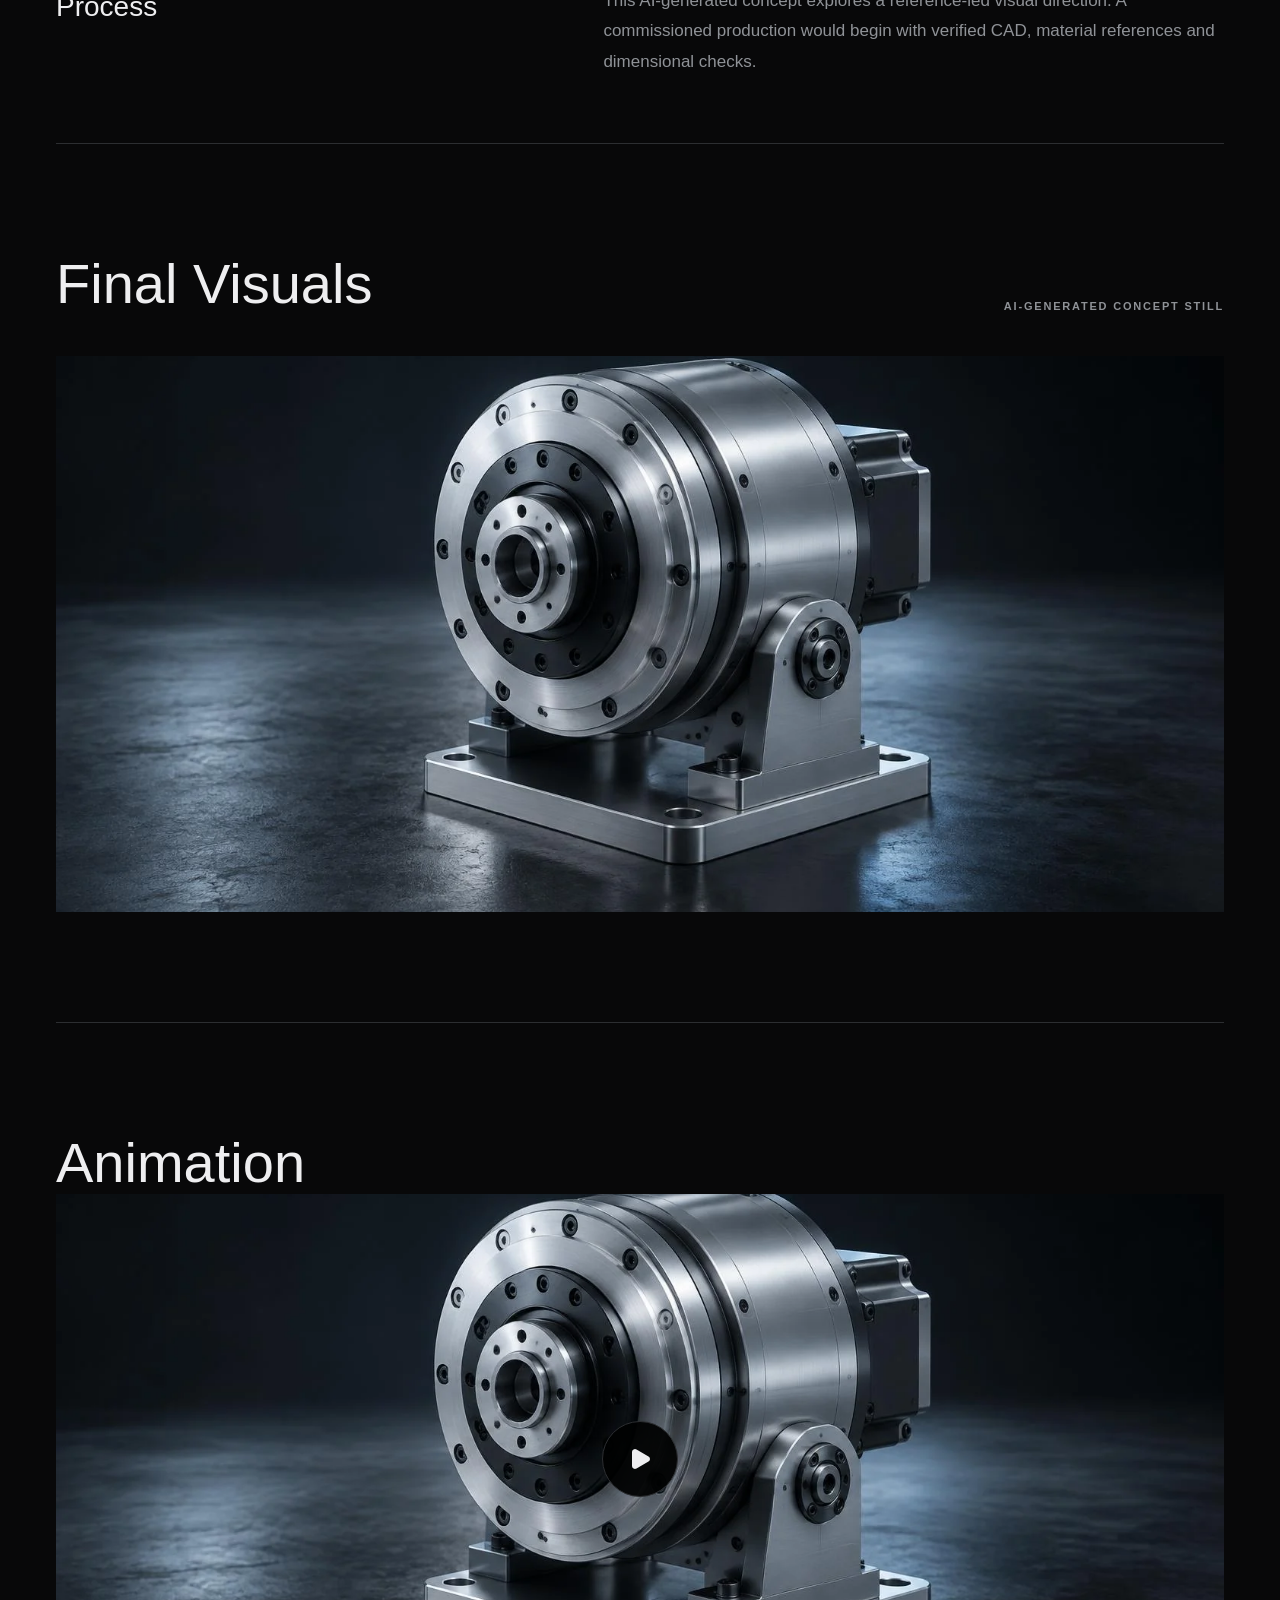
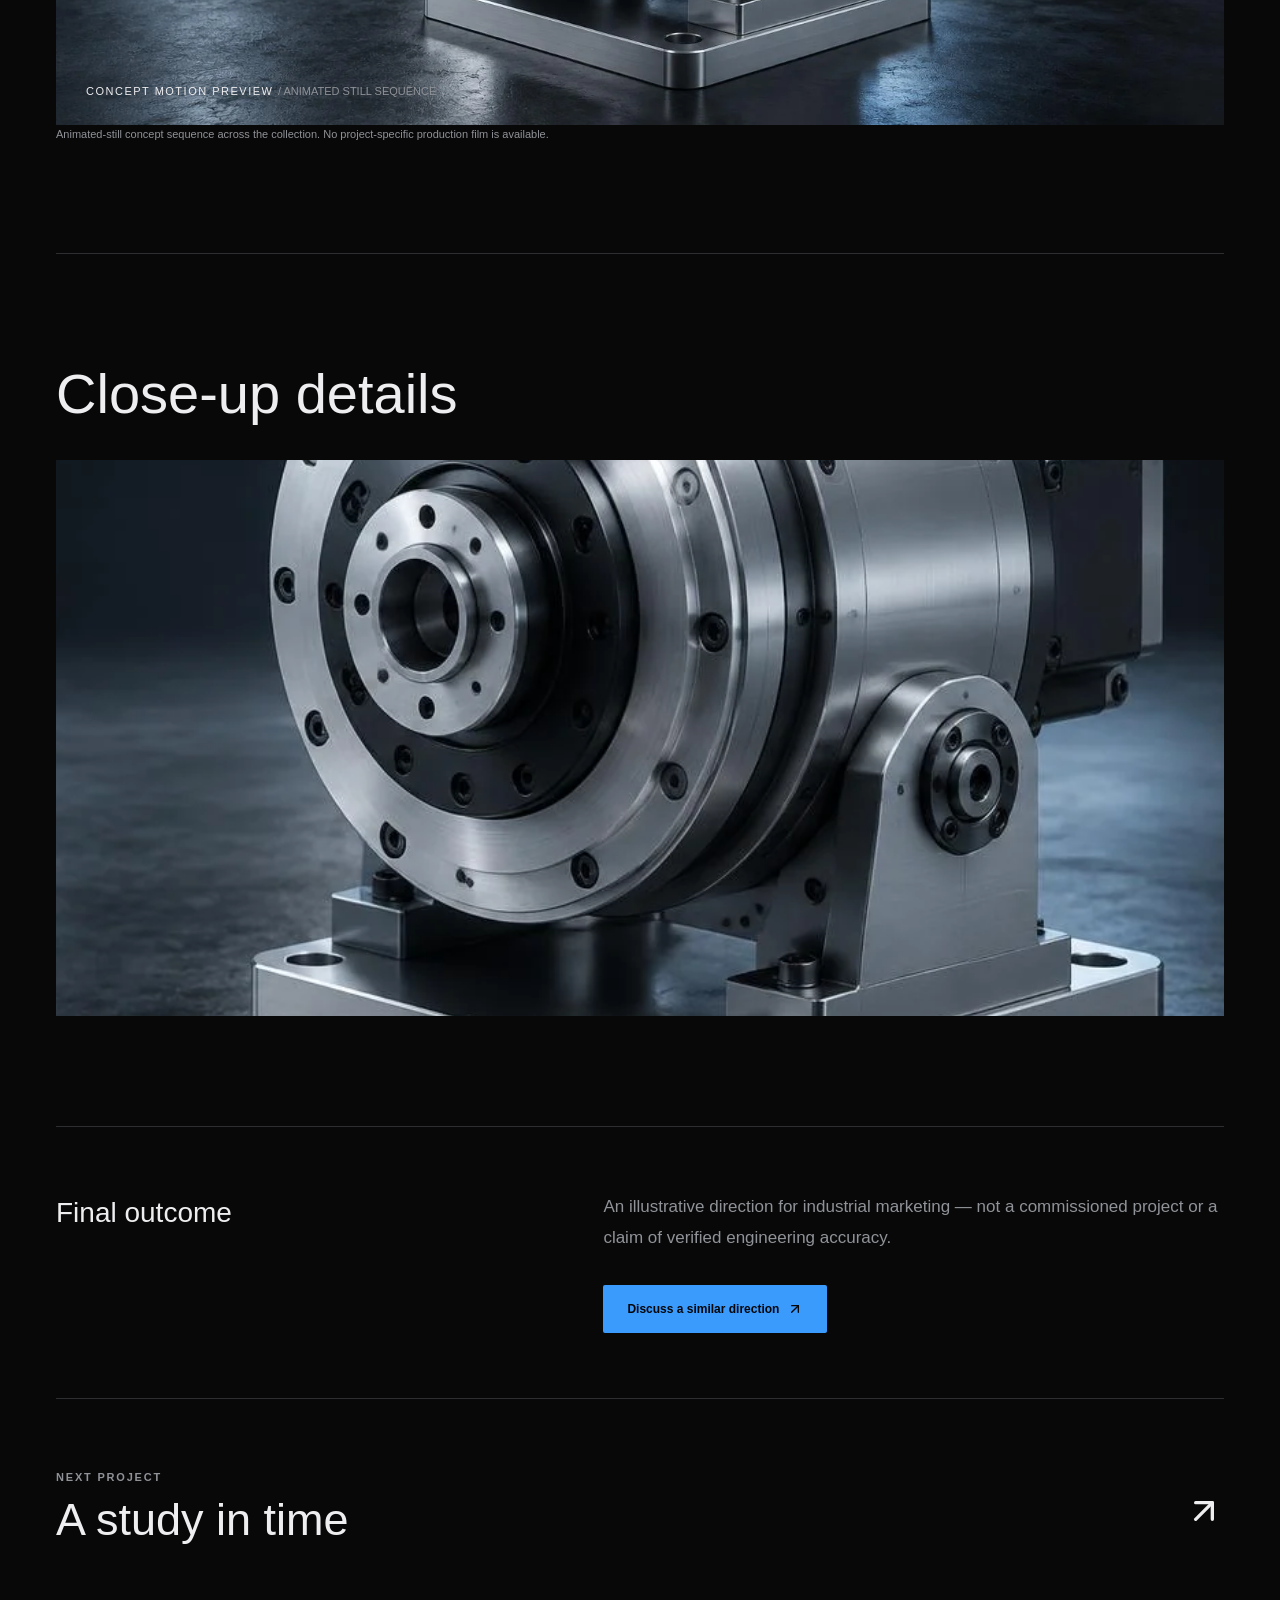
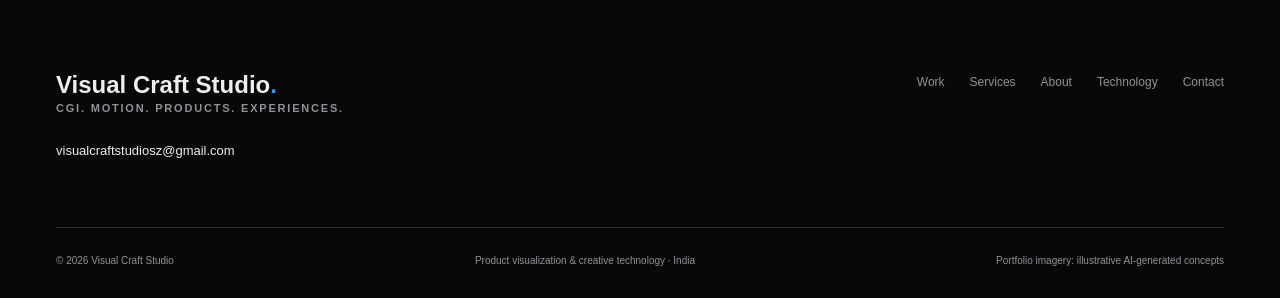
<file: work/precision-in-motion/index.html>
<!doctype html><html lang="en"><head><meta charset="UTF-8"/><meta name="viewport" content="width=device-width,initial-scale=1"/><title>Precision in motion — Visual Craft Studio</title><meta name="description" content="Industrial &amp; Manufacturing concept study exploring product visualization · material study — illustrative portfolio work from Visual Craft Studio."/><meta property="og:title" content="Precision in motion — Visual Craft Studio"/><meta property="og:description" content="Industrial &amp; Manufacturing concept study exploring product visualization · material study — illustrative portfolio work from Visual Craft Studio."/><meta property="og:type" content="website"/><meta property="og:url" content="https://visual-craft-studio.leafyridge.chatgpt.site/work/precision-in-motion"/><meta name="twitter:card" content="summary_large_image"/><meta property="og:image" content="https://visual-craft-studio.leafyridge.chatgpt.site/images/social/industrial.jpg"/><meta property="og:image:alt" content="Illustrative brushed-metal precision rotary actuator in controlled studio lighting"/><meta property="og:image:width" content="1200"/><meta property="og:image:height" content="630"/><meta property="og:image:type" content="image/jpeg"/><meta name="twitter:image" content="https://visual-craft-studio.leafyridge.chatgpt.site/images/social/industrial.jpg"/><meta name="twitter:image:alt" content="Illustrative brushed-metal precision rotary actuator in controlled studio lighting"/><link rel="canonical" href="https://visual-craft-studio.leafyridge.chatgpt.site/work/precision-in-motion"/><link rel="icon" href="../../favicon.svg"/><script type="application/ld+json">{"@context":"https://schema.org","@type":"Organization","name":"Visual Craft Studio","url":"https://visual-craft-studio.leafyridge.chatgpt.site","email":"visualcraftstudiosz@gmail.com","description":"Product visuals, advertising, branding and design, catalogues, motion and AI-assisted creative work with a product-first focus on technical accuracy."}</script>  
  <link rel="stylesheet" href="../../assets/index-Bm7Mo6kD.css">
</head><body><div id="root"><link rel="preload" as="image" href="../../images/industrial.webp" fetchPriority="high"/><a class="skip-link" href="#main">Skip to content</a><header class="studio-header "><div class="wrap header-inner"><a class="logo" aria-label="Visual Craft Studio home" href="../../index.html">Visual Craft Studio<span class="logo-dot">.</span></a><nav aria-label="Main navigation" class="desktop-nav"><a class="nav-link" href="../../index.html">Home</a><a class="nav-link" href="../../work/index.html">Work</a><a class="nav-link" href="../../services/index.html">Services</a><a class="nav-link" href="../../about/index.html">About</a><a class="nav-link" href="../../technology/index.html">Technology</a><a class="nav-link" href="../../contact/index.html">Contact</a><a class="inline-flex items-center justify-center gap-2 whitespace-nowrap text-sm cursor-pointer transition-colors focus-visible:outline-none focus-visible:ring-1 focus-visible:ring-ring disabled:pointer-events-none disabled:opacity-50 disabled:cursor-not-allowed [&amp;_svg]:pointer-events-none [&amp;_svg]:size-4 [&amp;_svg]:shrink-0 rounded-sm bg-primary text-primary-foreground hover:bg-primary/85 font-semibold h-9 px-4 py-2" href="../../contact/index.html">Start a Project <svg xmlns="http://www.w3.org/2000/svg" width="24" height="24" viewBox="0 0 24 24" fill="none" stroke="currentColor" stroke-width="2" stroke-linecap="round" stroke-linejoin="round" class="lucide lucide-arrow-up-right" aria-hidden="true"><path d="M7 7h10v10"></path><path d="M7 17 17 7"></path></svg></a></nav><button class="inline-flex items-center justify-center gap-2 whitespace-nowrap rounded-md text-sm font-medium cursor-pointer transition-colors focus-visible:outline-none focus-visible:ring-1 focus-visible:ring-ring disabled:pointer-events-none disabled:opacity-50 disabled:cursor-not-allowed [&amp;_svg]:pointer-events-none [&amp;_svg]:size-4 [&amp;_svg]:shrink-0 hover:bg-accent hover:text-accent-foreground h-9 w-9 mobile-toggle" aria-label="Open navigation" aria-expanded="false" aria-controls="mobile-navigation"><svg xmlns="http://www.w3.org/2000/svg" width="24" height="24" viewBox="0 0 24 24" fill="none" stroke="currentColor" stroke-width="2" stroke-linecap="round" stroke-linejoin="round" class="lucide lucide-menu" aria-hidden="true"><path d="M4 5h16"></path><path d="M4 12h16"></path><path d="M4 19h16"></path></svg></button></div></header><main id="main"><section class="wrap page-intro"><div class="eyebrow">Industrial / Illustrative concept</div><h1>Precision in motion</h1></section><img class="case-hero" src="../../images/industrial.webp" alt="Illustrative brushed-metal precision rotary actuator in controlled studio lighting" width="1536" height="1024" fetchPriority="high"/><div class="wrap"><dl class="case-facts"><div><dt class="eyebrow">Client / Concept</dt><dd>Self-initiated illustrative concept</dd></div><div><dt class="eyebrow">Industry</dt><dd>Industrial &amp; Manufacturing</dd></div><div><dt class="eyebrow">Services</dt><dd>Product visualization · Material study</dd></div></dl><section class="case-copy"><h2>Challenge</h2><p class="body-copy">How can a dense engineering object communicate precision without losing its functional character?</p></section><section class="case-copy"><h2>Creative Direction</h2><p class="body-copy">A quiet graphite environment, a low camera position and precise highlights reveal the assembly, machined surfaces and circular geometry.</p></section><section class="case-copy"><h2>Process</h2><p class="body-copy">This AI-generated concept explores a reference-led visual direction. A commissioned production would begin with verified CAD, material references and dimensional checks.</p></section><section class="section"><div class="section-top"><h2>Final Visuals</h2><span class="eyebrow">AI-generated concept still</span></div><img class="about-image" src="../../images/industrial.webp" alt="Illustrative brushed-metal precision rotary actuator in controlled studio lighting" loading="lazy" width="1536" height="1024"/></section><section class="section"><h2 class="mb-8">Animation</h2><div class="reel-cover"><img src="../../images/industrial.webp" alt="Optical product concept motion preview cover" width="1920" height="1088" loading="lazy"/><div class="reel-button"><button class="inline-flex items-center justify-center gap-2 whitespace-nowrap text-sm font-medium cursor-pointer transition-colors focus-visible:outline-none focus-visible:ring-1 focus-visible:ring-ring disabled:pointer-events-none disabled:opacity-50 disabled:cursor-not-allowed [&amp;_svg]:pointer-events-none [&amp;_svg]:shrink-0 border border-foreground bg-overlay text-foreground hover:bg-secondary [&amp;_svg]:size-6 h-[76px] w-[76px] p-0 rounded-full" aria-label="Play concept motion preview" type="button" aria-haspopup="dialog" aria-expanded="false" aria-controls="radix-_R_ae_" data-state="closed"><svg xmlns="http://www.w3.org/2000/svg" width="23" height="23" viewBox="0 0 24 24" fill="currentColor" stroke="currentColor" stroke-width="2" stroke-linecap="round" stroke-linejoin="round" class="lucide lucide-play" aria-hidden="true"><path d="M5 5a2 2 0 0 1 3.008-1.728l11.997 6.998a2 2 0 0 1 .003 3.458l-12 7A2 2 0 0 1 5 19z"></path></svg></button></div><span class="reel-label">Concept motion preview<!-- --> <span class="text-muted-foreground">/ Animated still sequence</span></span></div><p class="preview-description mt-5">Animated-still concept sequence across the collection. No project-specific production film is available.</p></section><section class="section"><h2>Close-up details</h2><div class="detail-image"><img src="../../images/industrial.webp" alt="Enlarged material detail of Precision in motion, illustrative concept" loading="lazy" width="1536" height="1024"/></div></section><section class="case-copy"><h2>Final outcome</h2><div><p class="body-copy">An illustrative direction for industrial marketing — not a commissioned project or a claim of verified engineering accuracy.</p><div class="mt-8"><a class="inline-flex items-center justify-center gap-2 whitespace-nowrap cursor-pointer transition-colors focus-visible:outline-none focus-visible:ring-1 focus-visible:ring-ring disabled:pointer-events-none disabled:opacity-50 disabled:cursor-not-allowed [&amp;_svg]:pointer-events-none [&amp;_svg]:size-4 [&amp;_svg]:shrink-0 bg-primary text-primary-foreground hover:bg-primary/85 font-semibold h-12 px-6 py-3 text-xs rounded-sm" href="../../contact/index.html">Discuss a similar direction<svg xmlns="http://www.w3.org/2000/svg" width="24" height="24" viewBox="0 0 24 24" fill="none" stroke="currentColor" stroke-width="2" stroke-linecap="round" stroke-linejoin="round" class="lucide lucide-arrow-up-right" aria-hidden="true"><path d="M7 7h10v10"></path><path d="M7 17 17 7"></path></svg></a></div></div></section><a class="next-project" href="../../work/a-study-in-time/index.html"><div><p class="eyebrow mb-5">Next Project</p><h2>A study in time</h2></div><svg xmlns="http://www.w3.org/2000/svg" width="40" height="40" viewBox="0 0 24 24" fill="none" stroke="currentColor" stroke-width="2" stroke-linecap="round" stroke-linejoin="round" class="lucide lucide-arrow-up-right" aria-hidden="true"><path d="M7 7h10v10"></path><path d="M7 17 17 7"></path></svg></a></div></main><footer class="studio-footer"><div class="wrap"><div class="footer-top"><div><a class="logo" href="../../index.html">Visual Craft Studio<span class="logo-dot">.</span></a><p class="eyebrow mt-5">CGI. Motion. Products. Experiences.</p><a class="text-link break-all mt-3" href="mailto:visualcraftstudiosz@gmail.com">visualcraftstudiosz@gmail.com</a></div><nav class="footer-nav" aria-label="Footer navigation"><a class="nav-link" href="../../work/index.html">Work</a><a class="nav-link" href="../../services/index.html">Services</a><a class="nav-link" href="../../about/index.html">About</a><a class="nav-link" href="../../technology/index.html">Technology</a><a class="nav-link" href="../../contact/index.html">Contact</a></nav></div><div class="footer-bottom"><span>© <!-- -->2026<!-- --> <!-- -->Visual Craft Studio</span><span>Product visualization &amp; creative technology · India</span><span>Portfolio imagery: illustrative AI-generated concepts</span></div></div></footer></div><script src="../../js/offline.js" defer></script></body></html>
</file>
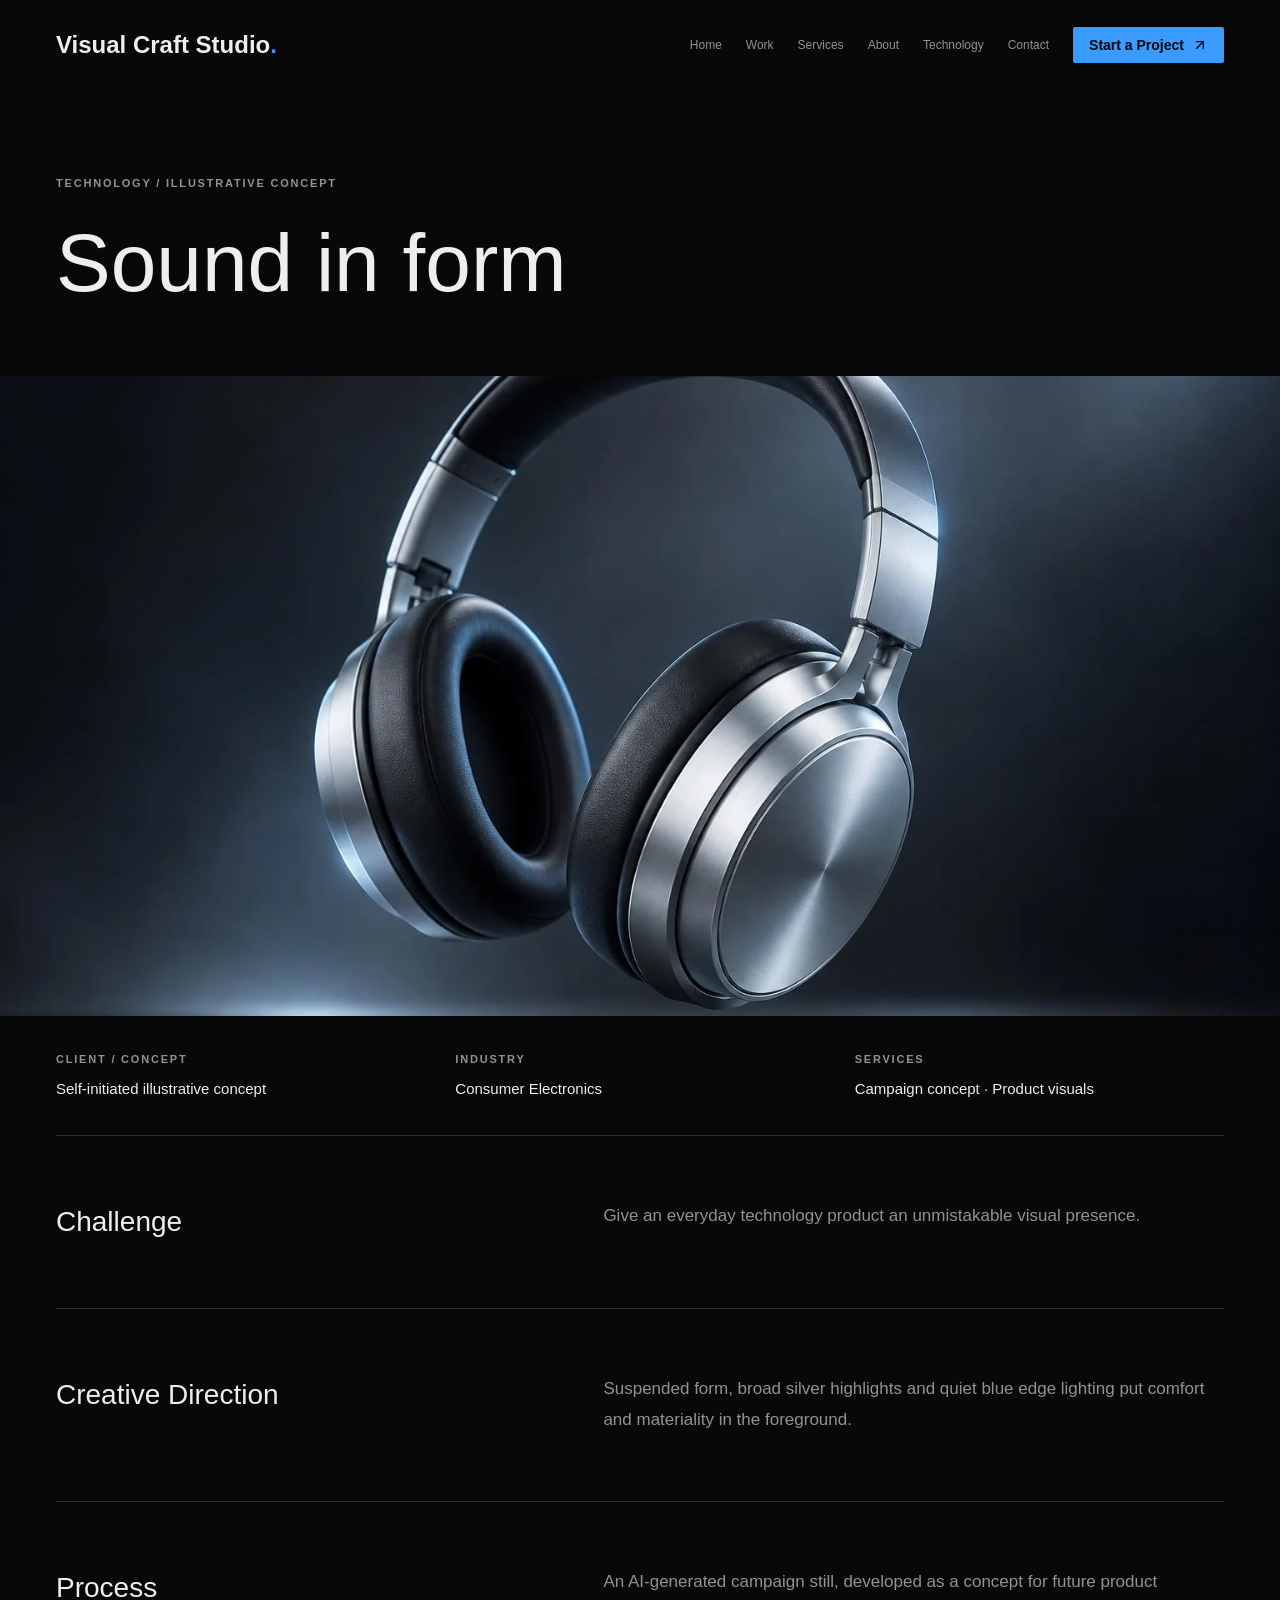
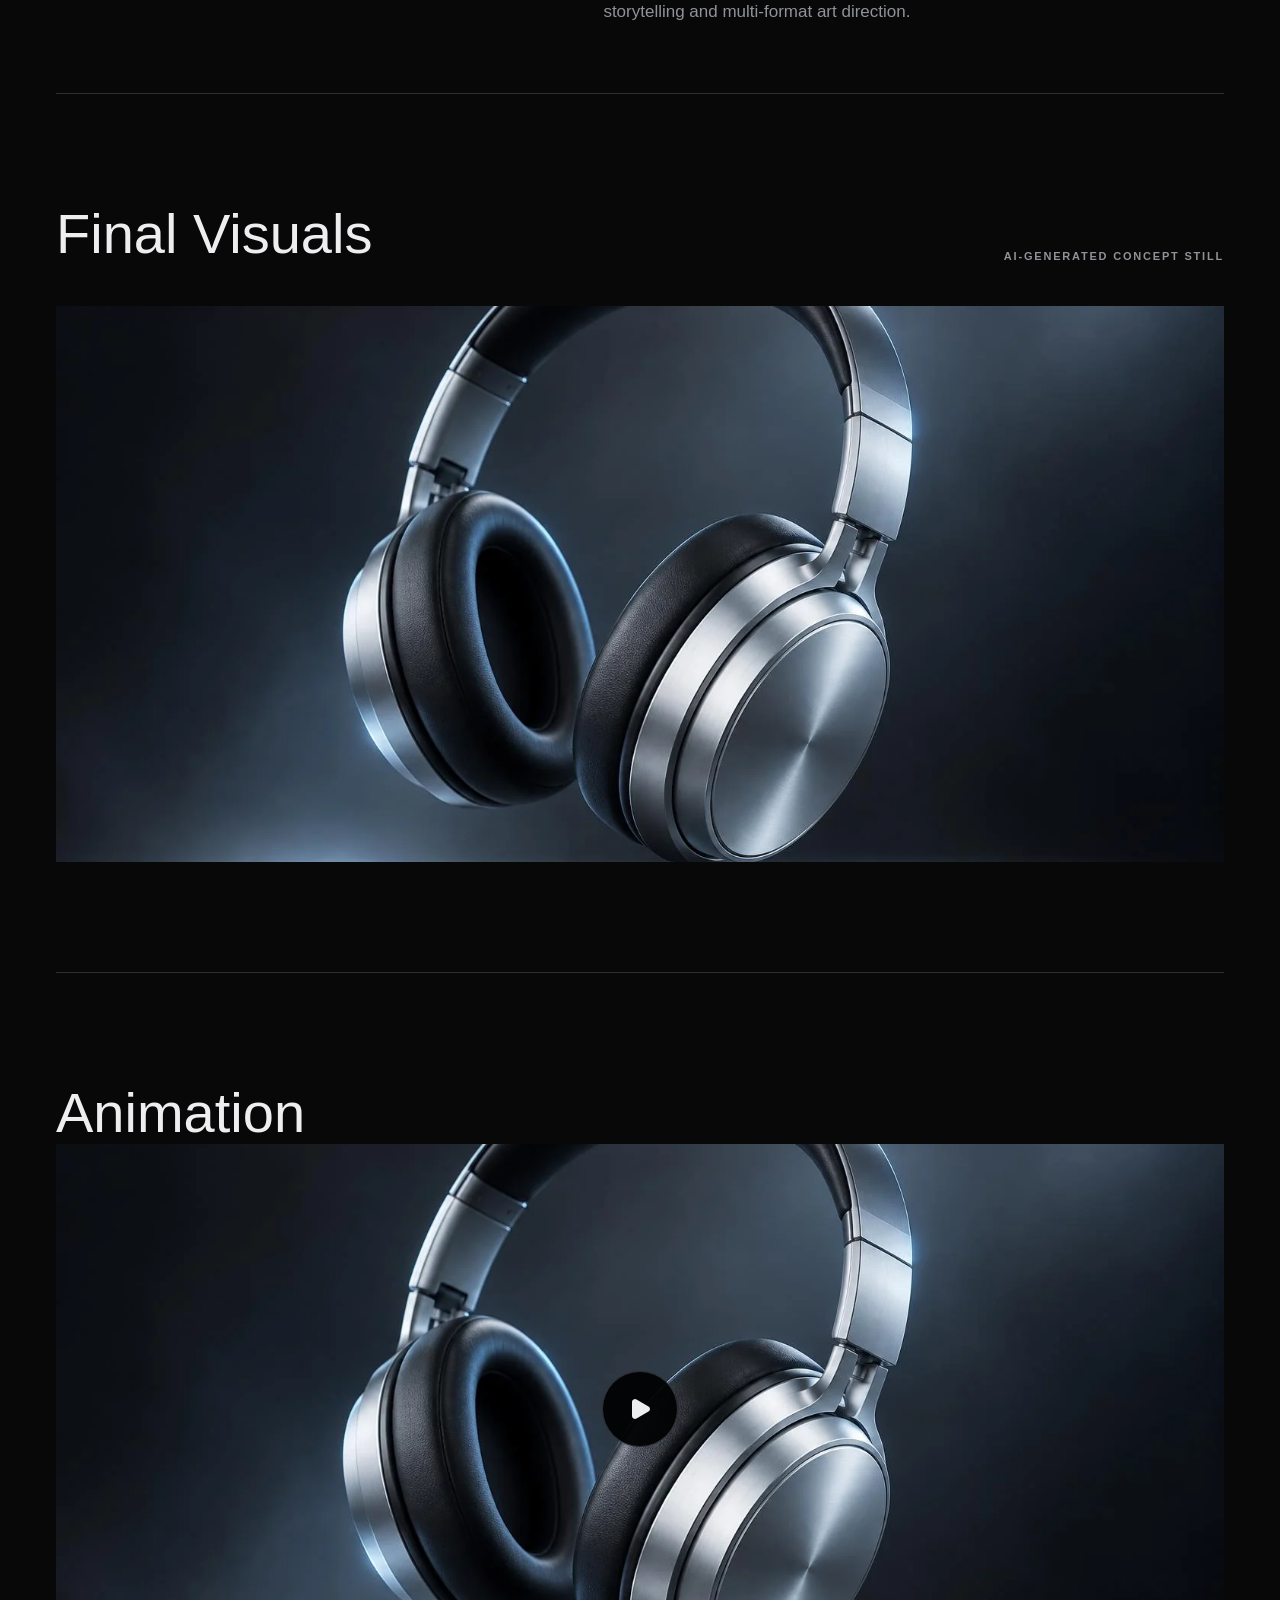
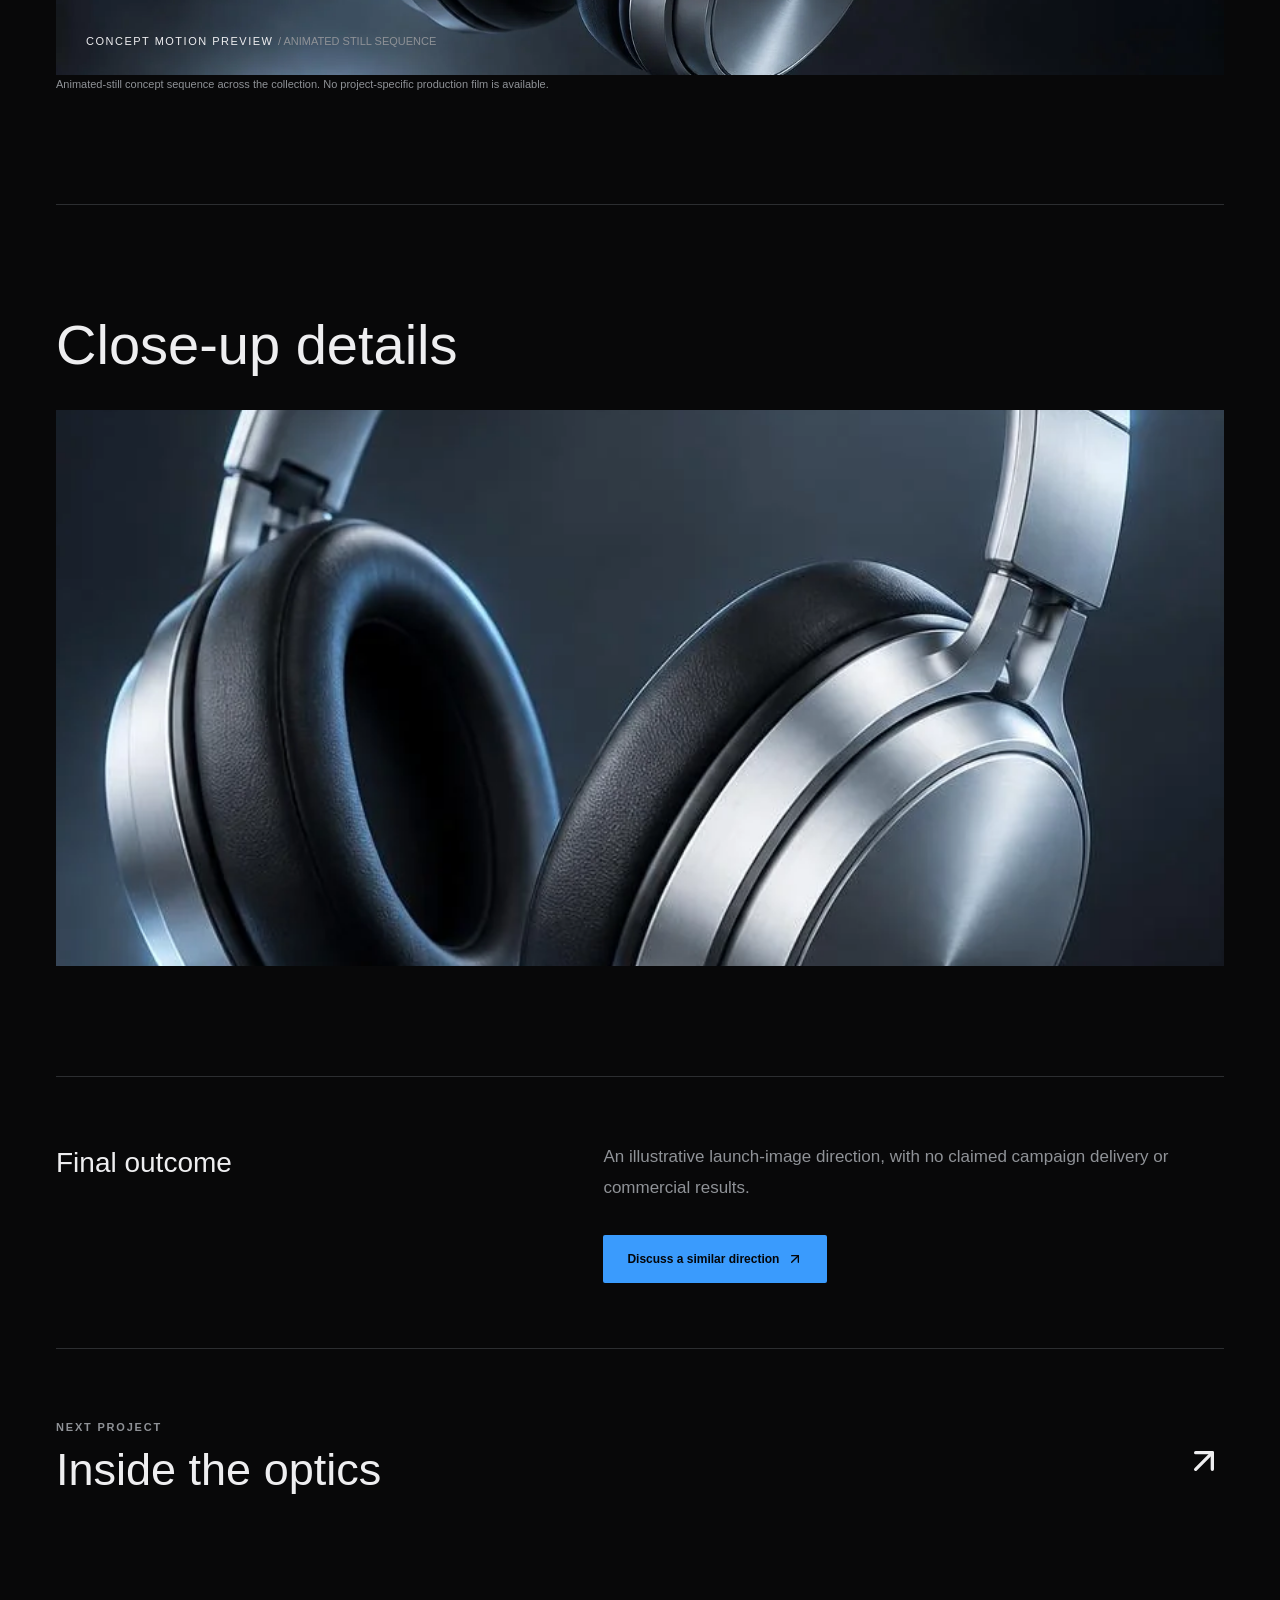
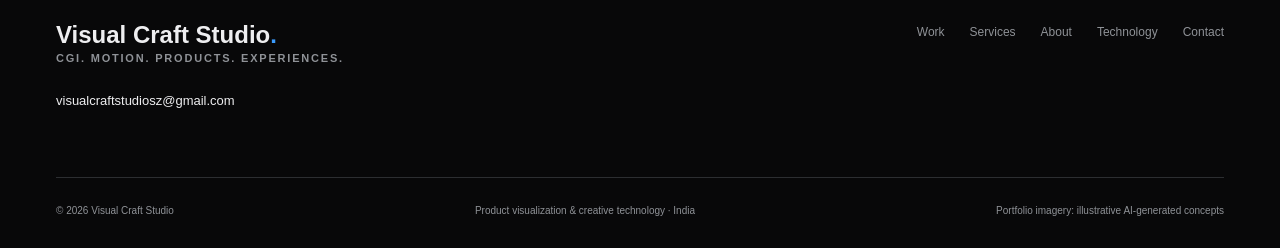
<file: work/sound-in-form/index.html>
<!doctype html><html lang="en"><head><meta charset="UTF-8"/><meta name="viewport" content="width=device-width,initial-scale=1"/><title>Sound in form — Visual Craft Studio</title><meta name="description" content="Consumer Electronics concept study exploring campaign concept · product visuals — illustrative portfolio work from Visual Craft Studio."/><meta property="og:title" content="Sound in form — Visual Craft Studio"/><meta property="og:description" content="Consumer Electronics concept study exploring campaign concept · product visuals — illustrative portfolio work from Visual Craft Studio."/><meta property="og:type" content="website"/><meta property="og:url" content="https://visual-craft-studio.leafyridge.chatgpt.site/work/sound-in-form"/><meta name="twitter:card" content="summary_large_image"/><meta property="og:image" content="https://visual-craft-studio.leafyridge.chatgpt.site/images/social/technology.jpg"/><meta property="og:image:alt" content="Illustrative silver headphones with black cushions floating in a dark studio"/><meta property="og:image:width" content="1200"/><meta property="og:image:height" content="630"/><meta property="og:image:type" content="image/jpeg"/><meta name="twitter:image" content="https://visual-craft-studio.leafyridge.chatgpt.site/images/social/technology.jpg"/><meta name="twitter:image:alt" content="Illustrative silver headphones with black cushions floating in a dark studio"/><link rel="canonical" href="https://visual-craft-studio.leafyridge.chatgpt.site/work/sound-in-form"/><link rel="icon" href="../../favicon.svg"/><script type="application/ld+json">{"@context":"https://schema.org","@type":"Organization","name":"Visual Craft Studio","url":"https://visual-craft-studio.leafyridge.chatgpt.site","email":"visualcraftstudiosz@gmail.com","description":"Product visuals, advertising, branding and design, catalogues, motion and AI-assisted creative work with a product-first focus on technical accuracy."}</script>  
  <link rel="stylesheet" href="../../assets/index-Bm7Mo6kD.css">
</head><body><div id="root"><link rel="preload" as="image" href="../../images/technology.webp" fetchPriority="high"/><a class="skip-link" href="#main">Skip to content</a><header class="studio-header "><div class="wrap header-inner"><a class="logo" aria-label="Visual Craft Studio home" href="../../index.html">Visual Craft Studio<span class="logo-dot">.</span></a><nav aria-label="Main navigation" class="desktop-nav"><a class="nav-link" href="../../index.html">Home</a><a class="nav-link" href="../../work/index.html">Work</a><a class="nav-link" href="../../services/index.html">Services</a><a class="nav-link" href="../../about/index.html">About</a><a class="nav-link" href="../../technology/index.html">Technology</a><a class="nav-link" href="../../contact/index.html">Contact</a><a class="inline-flex items-center justify-center gap-2 whitespace-nowrap text-sm cursor-pointer transition-colors focus-visible:outline-none focus-visible:ring-1 focus-visible:ring-ring disabled:pointer-events-none disabled:opacity-50 disabled:cursor-not-allowed [&amp;_svg]:pointer-events-none [&amp;_svg]:size-4 [&amp;_svg]:shrink-0 rounded-sm bg-primary text-primary-foreground hover:bg-primary/85 font-semibold h-9 px-4 py-2" href="../../contact/index.html">Start a Project <svg xmlns="http://www.w3.org/2000/svg" width="24" height="24" viewBox="0 0 24 24" fill="none" stroke="currentColor" stroke-width="2" stroke-linecap="round" stroke-linejoin="round" class="lucide lucide-arrow-up-right" aria-hidden="true"><path d="M7 7h10v10"></path><path d="M7 17 17 7"></path></svg></a></nav><button class="inline-flex items-center justify-center gap-2 whitespace-nowrap rounded-md text-sm font-medium cursor-pointer transition-colors focus-visible:outline-none focus-visible:ring-1 focus-visible:ring-ring disabled:pointer-events-none disabled:opacity-50 disabled:cursor-not-allowed [&amp;_svg]:pointer-events-none [&amp;_svg]:size-4 [&amp;_svg]:shrink-0 hover:bg-accent hover:text-accent-foreground h-9 w-9 mobile-toggle" aria-label="Open navigation" aria-expanded="false" aria-controls="mobile-navigation"><svg xmlns="http://www.w3.org/2000/svg" width="24" height="24" viewBox="0 0 24 24" fill="none" stroke="currentColor" stroke-width="2" stroke-linecap="round" stroke-linejoin="round" class="lucide lucide-menu" aria-hidden="true"><path d="M4 5h16"></path><path d="M4 12h16"></path><path d="M4 19h16"></path></svg></button></div></header><main id="main"><section class="wrap page-intro"><div class="eyebrow">Technology / Illustrative concept</div><h1>Sound in form</h1></section><img class="case-hero" src="../../images/technology.webp" alt="Illustrative silver headphones with black cushions floating in a dark studio" width="1536" height="1024" fetchPriority="high"/><div class="wrap"><dl class="case-facts"><div><dt class="eyebrow">Client / Concept</dt><dd>Self-initiated illustrative concept</dd></div><div><dt class="eyebrow">Industry</dt><dd>Consumer Electronics</dd></div><div><dt class="eyebrow">Services</dt><dd>Campaign concept · Product visuals</dd></div></dl><section class="case-copy"><h2>Challenge</h2><p class="body-copy">Give an everyday technology product an unmistakable visual presence.</p></section><section class="case-copy"><h2>Creative Direction</h2><p class="body-copy">Suspended form, broad silver highlights and quiet blue edge lighting put comfort and materiality in the foreground.</p></section><section class="case-copy"><h2>Process</h2><p class="body-copy">An AI-generated campaign still, developed as a concept for future product storytelling and multi-format art direction.</p></section><section class="section"><div class="section-top"><h2>Final Visuals</h2><span class="eyebrow">AI-generated concept still</span></div><img class="about-image" src="../../images/technology.webp" alt="Illustrative silver headphones with black cushions floating in a dark studio" loading="lazy" width="1536" height="1024"/></section><section class="section"><h2 class="mb-8">Animation</h2><div class="reel-cover"><img src="../../images/technology.webp" alt="Optical product concept motion preview cover" width="1920" height="1088" loading="lazy"/><div class="reel-button"><button class="inline-flex items-center justify-center gap-2 whitespace-nowrap text-sm font-medium cursor-pointer transition-colors focus-visible:outline-none focus-visible:ring-1 focus-visible:ring-ring disabled:pointer-events-none disabled:opacity-50 disabled:cursor-not-allowed [&amp;_svg]:pointer-events-none [&amp;_svg]:shrink-0 border border-foreground bg-overlay text-foreground hover:bg-secondary [&amp;_svg]:size-6 h-[76px] w-[76px] p-0 rounded-full" aria-label="Play concept motion preview" type="button" aria-haspopup="dialog" aria-expanded="false" aria-controls="radix-_R_ae_" data-state="closed"><svg xmlns="http://www.w3.org/2000/svg" width="23" height="23" viewBox="0 0 24 24" fill="currentColor" stroke="currentColor" stroke-width="2" stroke-linecap="round" stroke-linejoin="round" class="lucide lucide-play" aria-hidden="true"><path d="M5 5a2 2 0 0 1 3.008-1.728l11.997 6.998a2 2 0 0 1 .003 3.458l-12 7A2 2 0 0 1 5 19z"></path></svg></button></div><span class="reel-label">Concept motion preview<!-- --> <span class="text-muted-foreground">/ Animated still sequence</span></span></div><p class="preview-description mt-5">Animated-still concept sequence across the collection. No project-specific production film is available.</p></section><section class="section"><h2>Close-up details</h2><div class="detail-image"><img src="../../images/technology.webp" alt="Enlarged material detail of Sound in form, illustrative concept" loading="lazy" width="1536" height="1024"/></div></section><section class="case-copy"><h2>Final outcome</h2><div><p class="body-copy">An illustrative launch-image direction, with no claimed campaign delivery or commercial results.</p><div class="mt-8"><a class="inline-flex items-center justify-center gap-2 whitespace-nowrap cursor-pointer transition-colors focus-visible:outline-none focus-visible:ring-1 focus-visible:ring-ring disabled:pointer-events-none disabled:opacity-50 disabled:cursor-not-allowed [&amp;_svg]:pointer-events-none [&amp;_svg]:size-4 [&amp;_svg]:shrink-0 bg-primary text-primary-foreground hover:bg-primary/85 font-semibold h-12 px-6 py-3 text-xs rounded-sm" href="../../contact/index.html">Discuss a similar direction<svg xmlns="http://www.w3.org/2000/svg" width="24" height="24" viewBox="0 0 24 24" fill="none" stroke="currentColor" stroke-width="2" stroke-linecap="round" stroke-linejoin="round" class="lucide lucide-arrow-up-right" aria-hidden="true"><path d="M7 7h10v10"></path><path d="M7 17 17 7"></path></svg></a></div></div></section><a class="next-project" href="../../work/inside-the-optics/index.html"><div><p class="eyebrow mb-5">Next Project</p><h2>Inside the optics</h2></div><svg xmlns="http://www.w3.org/2000/svg" width="40" height="40" viewBox="0 0 24 24" fill="none" stroke="currentColor" stroke-width="2" stroke-linecap="round" stroke-linejoin="round" class="lucide lucide-arrow-up-right" aria-hidden="true"><path d="M7 7h10v10"></path><path d="M7 17 17 7"></path></svg></a></div></main><footer class="studio-footer"><div class="wrap"><div class="footer-top"><div><a class="logo" href="../../index.html">Visual Craft Studio<span class="logo-dot">.</span></a><p class="eyebrow mt-5">CGI. Motion. Products. Experiences.</p><a class="text-link break-all mt-3" href="mailto:visualcraftstudiosz@gmail.com">visualcraftstudiosz@gmail.com</a></div><nav class="footer-nav" aria-label="Footer navigation"><a class="nav-link" href="../../work/index.html">Work</a><a class="nav-link" href="../../services/index.html">Services</a><a class="nav-link" href="../../about/index.html">About</a><a class="nav-link" href="../../technology/index.html">Technology</a><a class="nav-link" href="../../contact/index.html">Contact</a></nav></div><div class="footer-bottom"><span>© <!-- -->2026<!-- --> <!-- -->Visual Craft Studio</span><span>Product visualization &amp; creative technology · India</span><span>Portfolio imagery: illustrative AI-generated concepts</span></div></div></footer></div><script src="../../js/offline.js" defer></script></body></html>
</file>
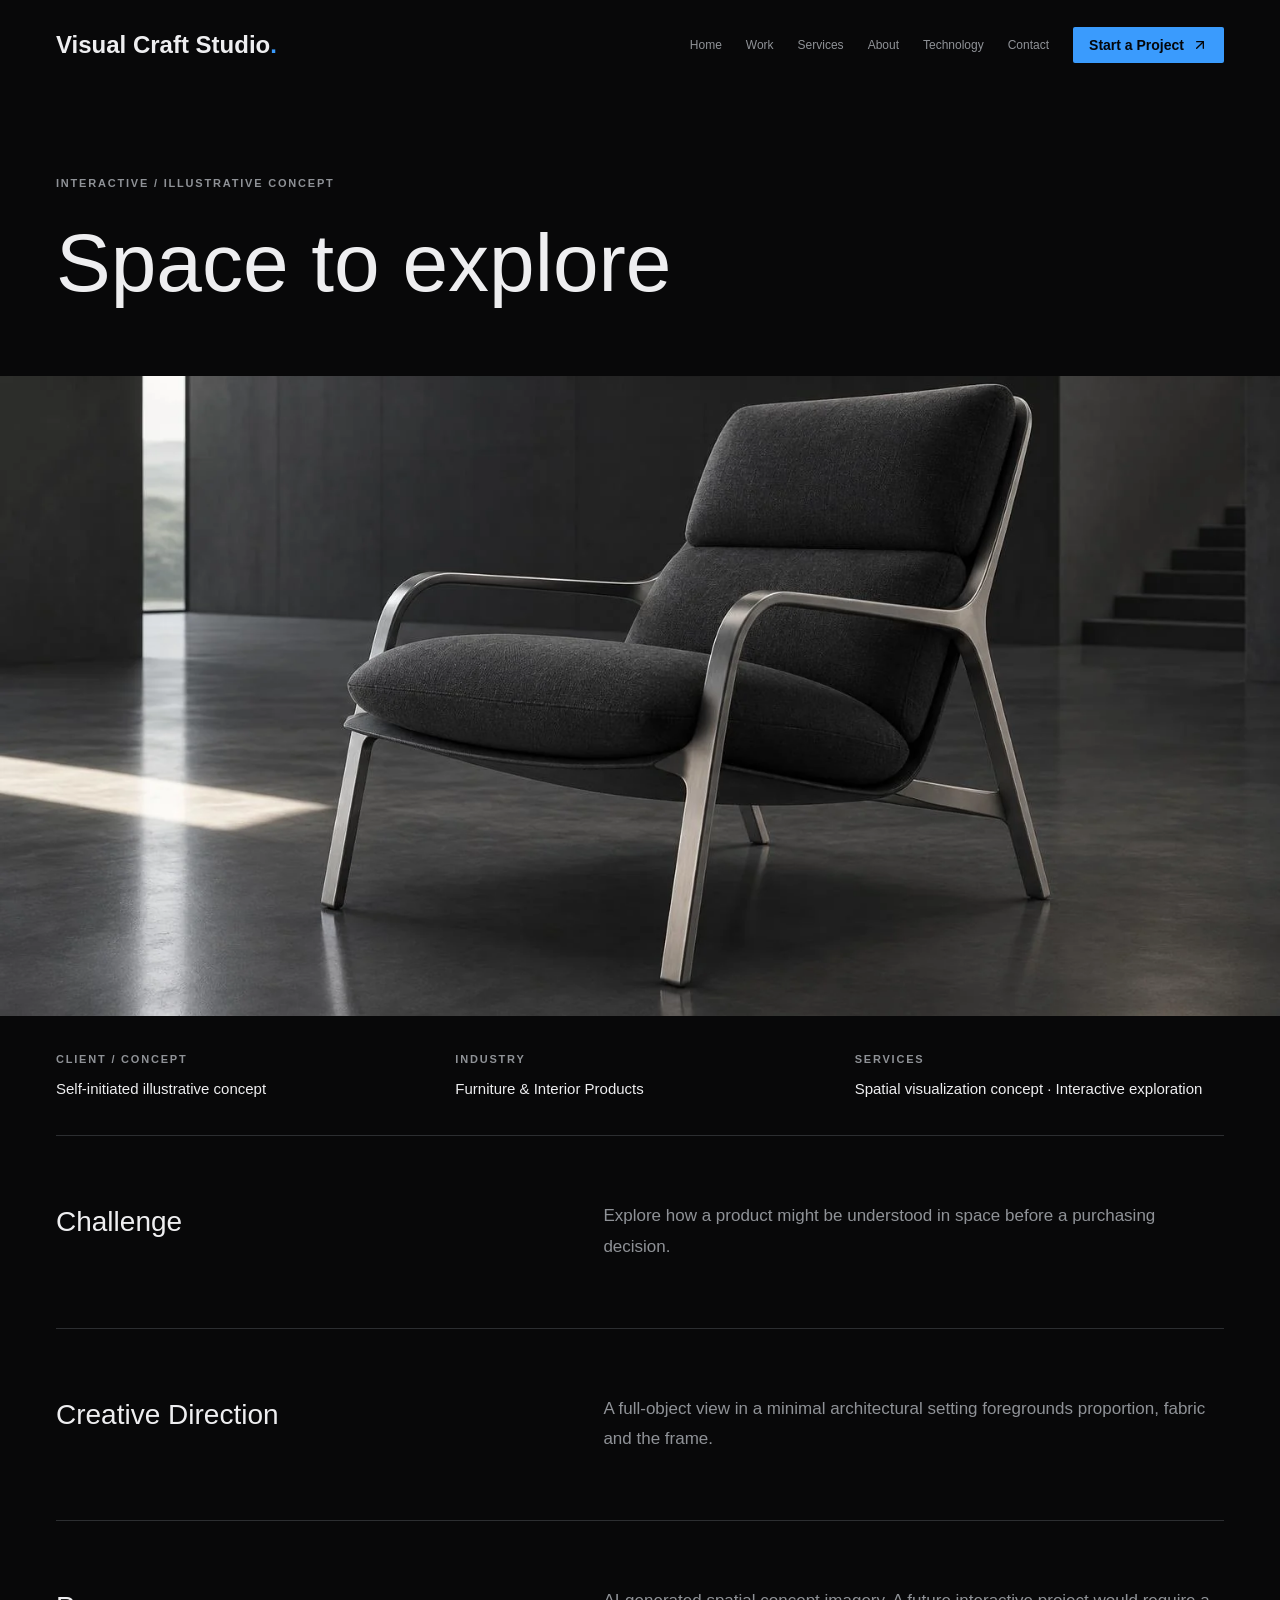
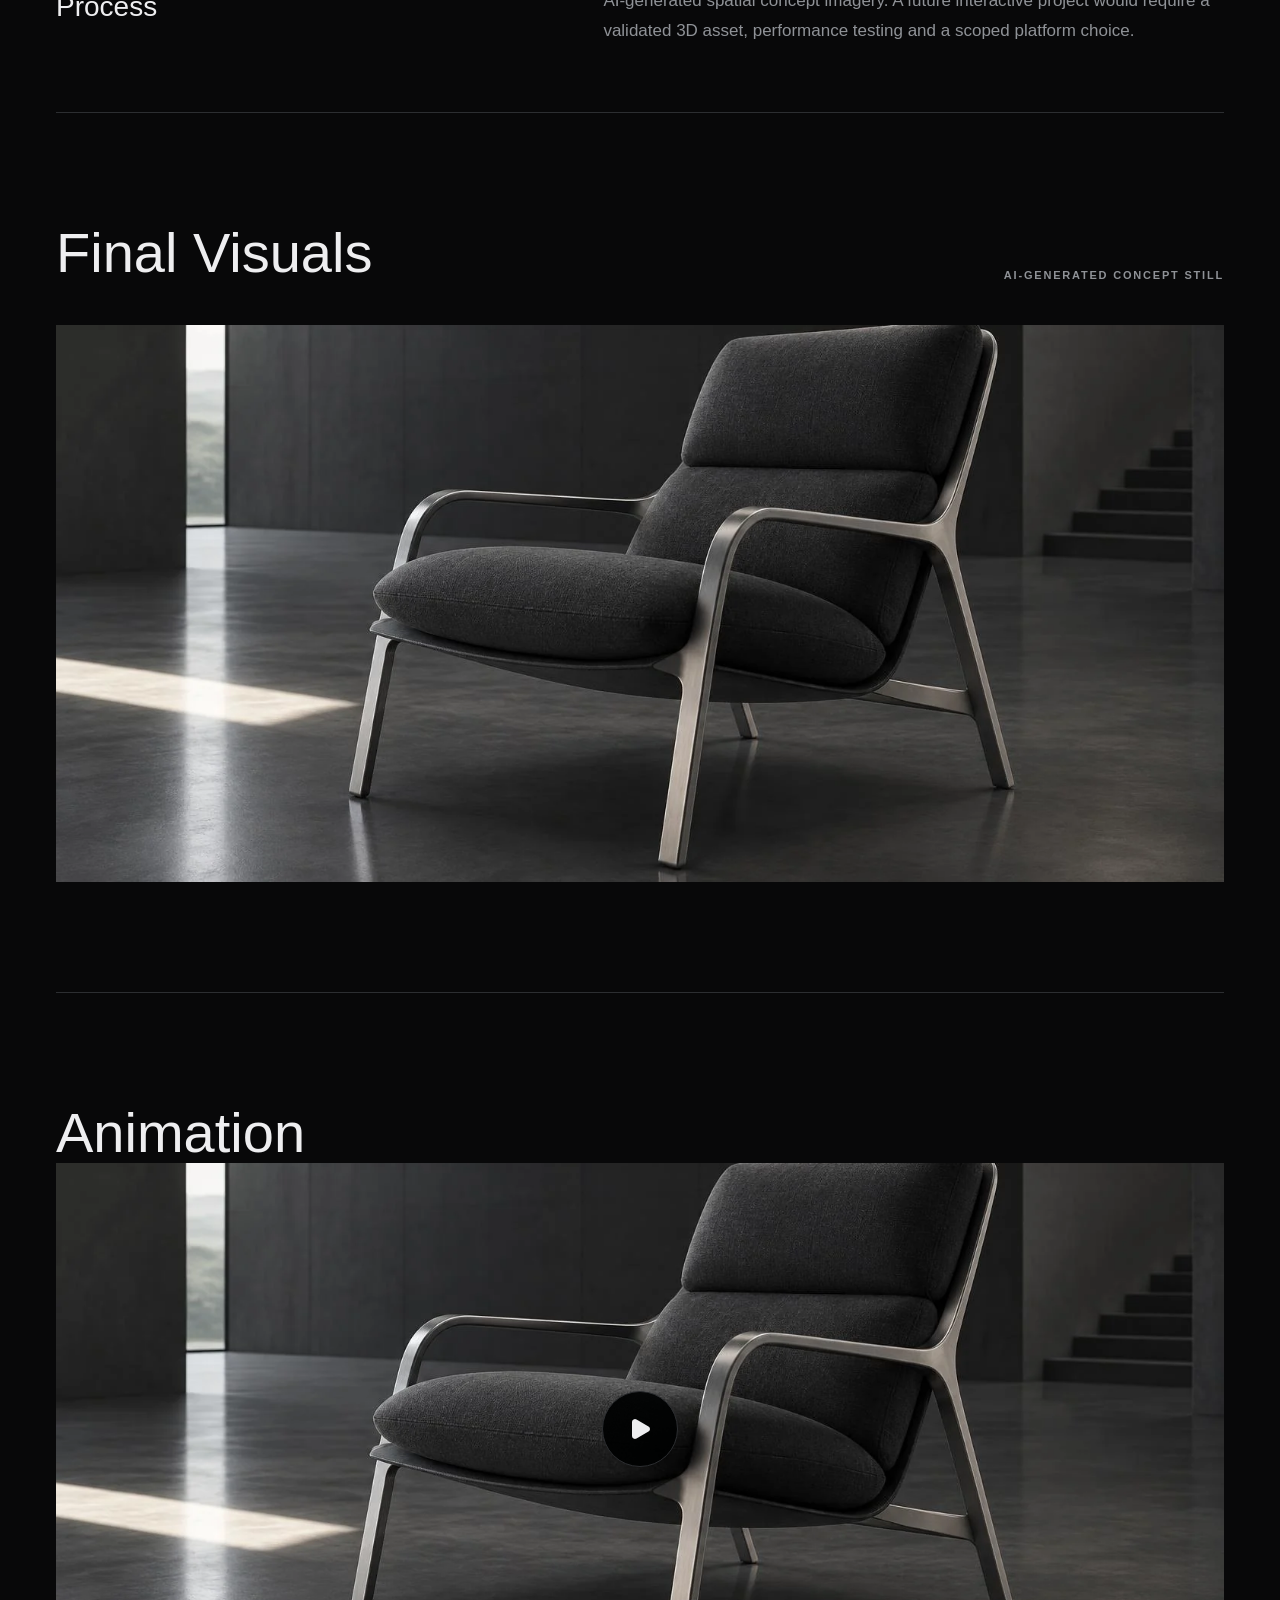
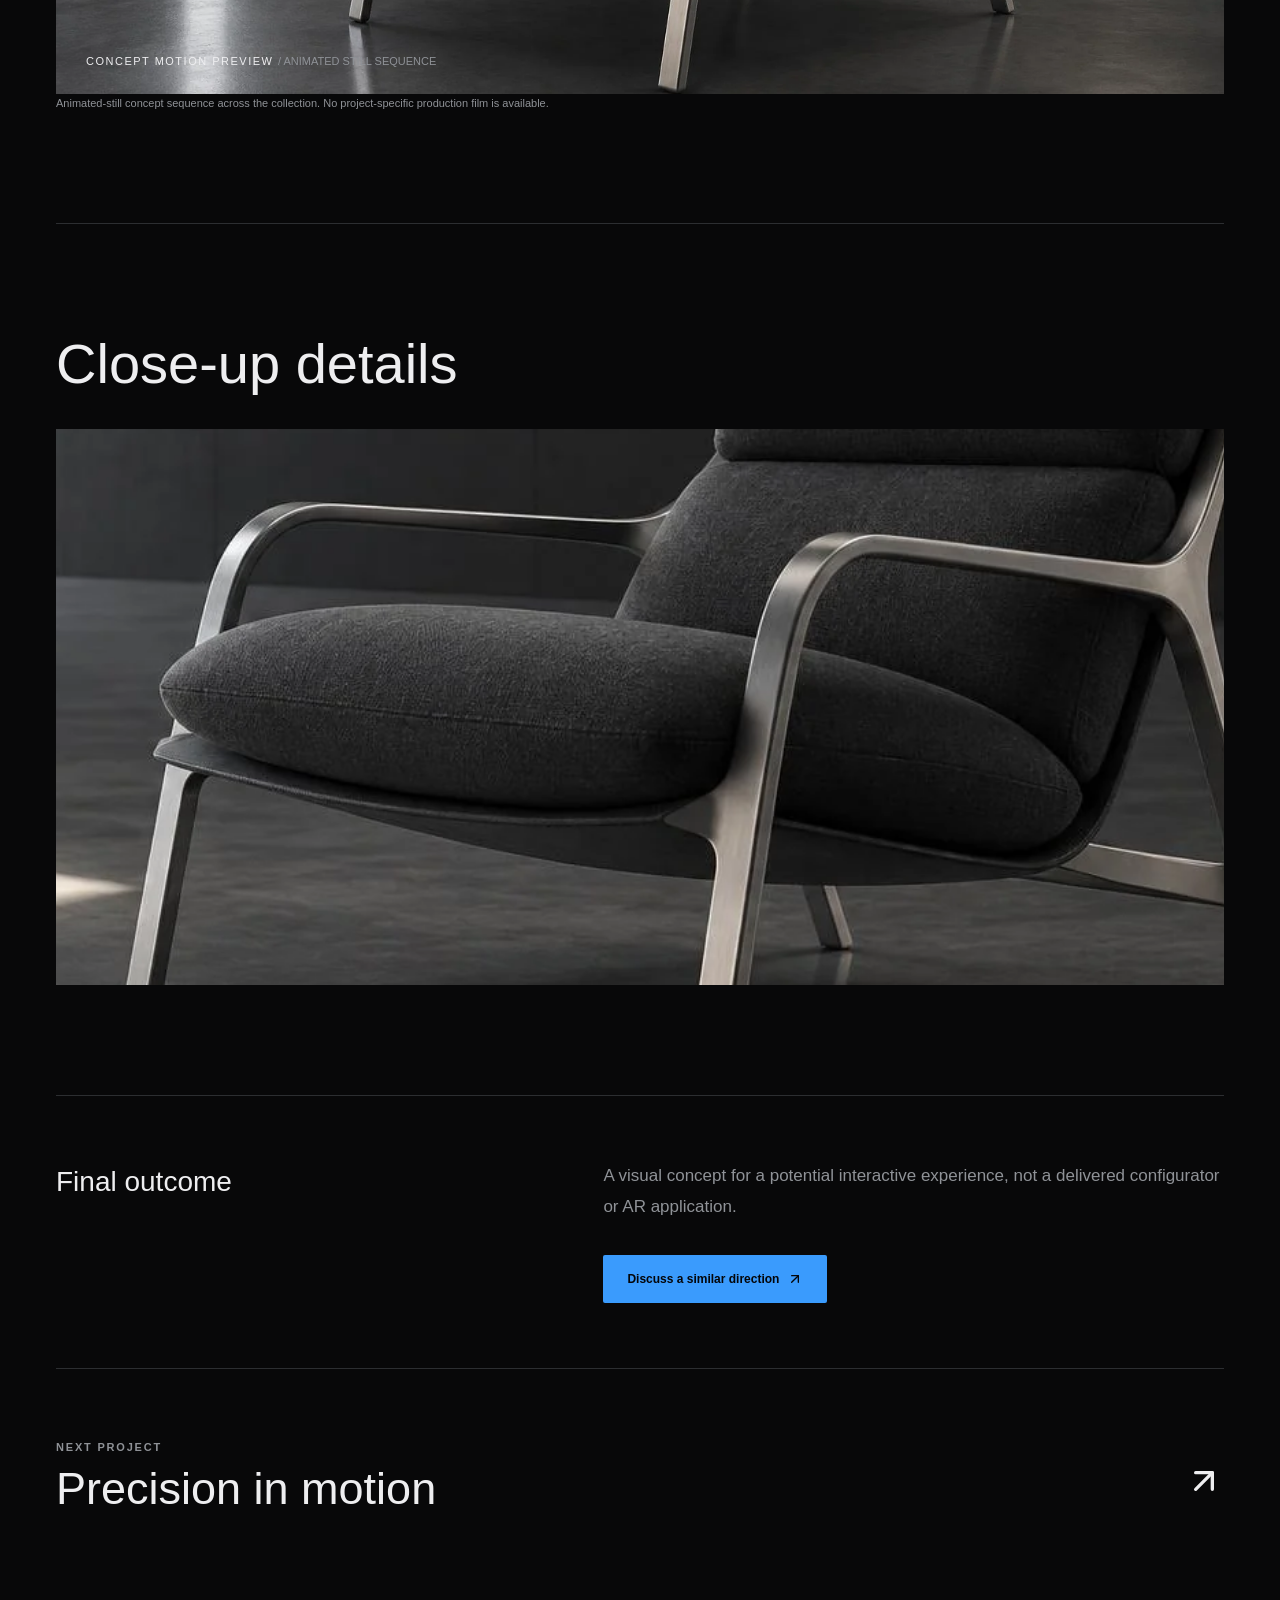
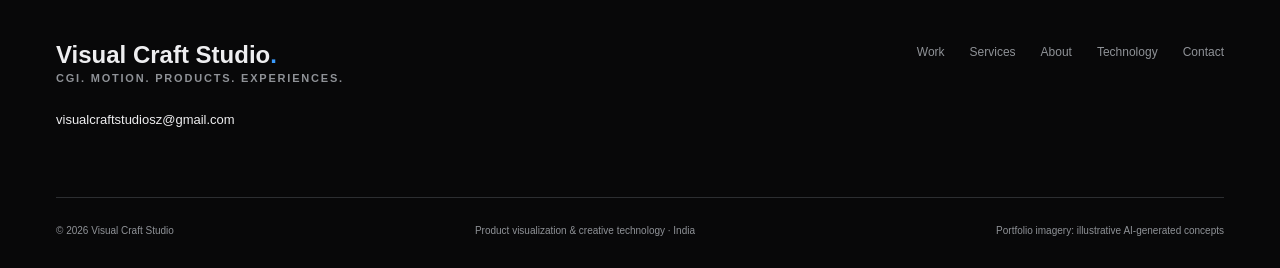
<file: work/space-to-explore/index.html>
<!doctype html><html lang="en"><head><meta charset="UTF-8"/><meta name="viewport" content="width=device-width,initial-scale=1"/><title>Space to explore — Visual Craft Studio</title><meta name="description" content="Furniture &amp; Interior Products concept study exploring spatial visualization concept · interactive exploration — illustrative portfolio work from Visual Craft Studio."/><meta property="og:title" content="Space to explore — Visual Craft Studio"/><meta property="og:description" content="Furniture &amp; Interior Products concept study exploring spatial visualization concept · interactive exploration — illustrative portfolio work from Visual Craft Studio."/><meta property="og:type" content="website"/><meta property="og:url" content="https://visual-craft-studio.leafyridge.chatgpt.site/work/space-to-explore"/><meta name="twitter:card" content="summary_large_image"/><meta property="og:image" content="https://visual-craft-studio.leafyridge.chatgpt.site/images/social/interactive.jpg"/><meta property="og:image:alt" content="Illustrative graphite lounge chair with aluminum frame in an architectural studio"/><meta property="og:image:width" content="1200"/><meta property="og:image:height" content="630"/><meta property="og:image:type" content="image/jpeg"/><meta name="twitter:image" content="https://visual-craft-studio.leafyridge.chatgpt.site/images/social/interactive.jpg"/><meta name="twitter:image:alt" content="Illustrative graphite lounge chair with aluminum frame in an architectural studio"/><link rel="canonical" href="https://visual-craft-studio.leafyridge.chatgpt.site/work/space-to-explore"/><link rel="icon" href="../../favicon.svg"/><script type="application/ld+json">{"@context":"https://schema.org","@type":"Organization","name":"Visual Craft Studio","url":"https://visual-craft-studio.leafyridge.chatgpt.site","email":"visualcraftstudiosz@gmail.com","description":"Product visuals, advertising, branding and design, catalogues, motion and AI-assisted creative work with a product-first focus on technical accuracy."}</script>  
  <link rel="stylesheet" href="../../assets/index-Bm7Mo6kD.css">
</head><body><div id="root"><link rel="preload" as="image" href="../../images/interactive.webp" fetchPriority="high"/><a class="skip-link" href="#main">Skip to content</a><header class="studio-header "><div class="wrap header-inner"><a class="logo" aria-label="Visual Craft Studio home" href="../../index.html">Visual Craft Studio<span class="logo-dot">.</span></a><nav aria-label="Main navigation" class="desktop-nav"><a class="nav-link" href="../../index.html">Home</a><a class="nav-link" href="../../work/index.html">Work</a><a class="nav-link" href="../../services/index.html">Services</a><a class="nav-link" href="../../about/index.html">About</a><a class="nav-link" href="../../technology/index.html">Technology</a><a class="nav-link" href="../../contact/index.html">Contact</a><a class="inline-flex items-center justify-center gap-2 whitespace-nowrap text-sm cursor-pointer transition-colors focus-visible:outline-none focus-visible:ring-1 focus-visible:ring-ring disabled:pointer-events-none disabled:opacity-50 disabled:cursor-not-allowed [&amp;_svg]:pointer-events-none [&amp;_svg]:size-4 [&amp;_svg]:shrink-0 rounded-sm bg-primary text-primary-foreground hover:bg-primary/85 font-semibold h-9 px-4 py-2" href="../../contact/index.html">Start a Project <svg xmlns="http://www.w3.org/2000/svg" width="24" height="24" viewBox="0 0 24 24" fill="none" stroke="currentColor" stroke-width="2" stroke-linecap="round" stroke-linejoin="round" class="lucide lucide-arrow-up-right" aria-hidden="true"><path d="M7 7h10v10"></path><path d="M7 17 17 7"></path></svg></a></nav><button class="inline-flex items-center justify-center gap-2 whitespace-nowrap rounded-md text-sm font-medium cursor-pointer transition-colors focus-visible:outline-none focus-visible:ring-1 focus-visible:ring-ring disabled:pointer-events-none disabled:opacity-50 disabled:cursor-not-allowed [&amp;_svg]:pointer-events-none [&amp;_svg]:size-4 [&amp;_svg]:shrink-0 hover:bg-accent hover:text-accent-foreground h-9 w-9 mobile-toggle" aria-label="Open navigation" aria-expanded="false" aria-controls="mobile-navigation"><svg xmlns="http://www.w3.org/2000/svg" width="24" height="24" viewBox="0 0 24 24" fill="none" stroke="currentColor" stroke-width="2" stroke-linecap="round" stroke-linejoin="round" class="lucide lucide-menu" aria-hidden="true"><path d="M4 5h16"></path><path d="M4 12h16"></path><path d="M4 19h16"></path></svg></button></div></header><main id="main"><section class="wrap page-intro"><div class="eyebrow">Interactive / Illustrative concept</div><h1>Space to explore</h1></section><img class="case-hero" src="../../images/interactive.webp" alt="Illustrative graphite lounge chair with aluminum frame in an architectural studio" width="1536" height="1024" fetchPriority="high"/><div class="wrap"><dl class="case-facts"><div><dt class="eyebrow">Client / Concept</dt><dd>Self-initiated illustrative concept</dd></div><div><dt class="eyebrow">Industry</dt><dd>Furniture &amp; Interior Products</dd></div><div><dt class="eyebrow">Services</dt><dd>Spatial visualization concept · Interactive exploration</dd></div></dl><section class="case-copy"><h2>Challenge</h2><p class="body-copy">Explore how a product might be understood in space before a purchasing decision.</p></section><section class="case-copy"><h2>Creative Direction</h2><p class="body-copy">A full-object view in a minimal architectural setting foregrounds proportion, fabric and the frame.</p></section><section class="case-copy"><h2>Process</h2><p class="body-copy">AI-generated spatial concept imagery. A future interactive project would require a validated 3D asset, performance testing and a scoped platform choice.</p></section><section class="section"><div class="section-top"><h2>Final Visuals</h2><span class="eyebrow">AI-generated concept still</span></div><img class="about-image" src="../../images/interactive.webp" alt="Illustrative graphite lounge chair with aluminum frame in an architectural studio" loading="lazy" width="1536" height="1024"/></section><section class="section"><h2 class="mb-8">Animation</h2><div class="reel-cover"><img src="../../images/interactive.webp" alt="Optical product concept motion preview cover" width="1920" height="1088" loading="lazy"/><div class="reel-button"><button class="inline-flex items-center justify-center gap-2 whitespace-nowrap text-sm font-medium cursor-pointer transition-colors focus-visible:outline-none focus-visible:ring-1 focus-visible:ring-ring disabled:pointer-events-none disabled:opacity-50 disabled:cursor-not-allowed [&amp;_svg]:pointer-events-none [&amp;_svg]:shrink-0 border border-foreground bg-overlay text-foreground hover:bg-secondary [&amp;_svg]:size-6 h-[76px] w-[76px] p-0 rounded-full" aria-label="Play concept motion preview" type="button" aria-haspopup="dialog" aria-expanded="false" aria-controls="radix-_R_ae_" data-state="closed"><svg xmlns="http://www.w3.org/2000/svg" width="23" height="23" viewBox="0 0 24 24" fill="currentColor" stroke="currentColor" stroke-width="2" stroke-linecap="round" stroke-linejoin="round" class="lucide lucide-play" aria-hidden="true"><path d="M5 5a2 2 0 0 1 3.008-1.728l11.997 6.998a2 2 0 0 1 .003 3.458l-12 7A2 2 0 0 1 5 19z"></path></svg></button></div><span class="reel-label">Concept motion preview<!-- --> <span class="text-muted-foreground">/ Animated still sequence</span></span></div><p class="preview-description mt-5">Animated-still concept sequence across the collection. No project-specific production film is available.</p></section><section class="section"><h2>Close-up details</h2><div class="detail-image"><img src="../../images/interactive.webp" alt="Enlarged material detail of Space to explore, illustrative concept" loading="lazy" width="1536" height="1024"/></div></section><section class="case-copy"><h2>Final outcome</h2><div><p class="body-copy">A visual concept for a potential interactive experience, not a delivered configurator or AR application.</p><div class="mt-8"><a class="inline-flex items-center justify-center gap-2 whitespace-nowrap cursor-pointer transition-colors focus-visible:outline-none focus-visible:ring-1 focus-visible:ring-ring disabled:pointer-events-none disabled:opacity-50 disabled:cursor-not-allowed [&amp;_svg]:pointer-events-none [&amp;_svg]:size-4 [&amp;_svg]:shrink-0 bg-primary text-primary-foreground hover:bg-primary/85 font-semibold h-12 px-6 py-3 text-xs rounded-sm" href="../../contact/index.html">Discuss a similar direction<svg xmlns="http://www.w3.org/2000/svg" width="24" height="24" viewBox="0 0 24 24" fill="none" stroke="currentColor" stroke-width="2" stroke-linecap="round" stroke-linejoin="round" class="lucide lucide-arrow-up-right" aria-hidden="true"><path d="M7 7h10v10"></path><path d="M7 17 17 7"></path></svg></a></div></div></section><a class="next-project" href="../../work/precision-in-motion/index.html"><div><p class="eyebrow mb-5">Next Project</p><h2>Precision in motion</h2></div><svg xmlns="http://www.w3.org/2000/svg" width="40" height="40" viewBox="0 0 24 24" fill="none" stroke="currentColor" stroke-width="2" stroke-linecap="round" stroke-linejoin="round" class="lucide lucide-arrow-up-right" aria-hidden="true"><path d="M7 7h10v10"></path><path d="M7 17 17 7"></path></svg></a></div></main><footer class="studio-footer"><div class="wrap"><div class="footer-top"><div><a class="logo" href="../../index.html">Visual Craft Studio<span class="logo-dot">.</span></a><p class="eyebrow mt-5">CGI. Motion. Products. Experiences.</p><a class="text-link break-all mt-3" href="mailto:visualcraftstudiosz@gmail.com">visualcraftstudiosz@gmail.com</a></div><nav class="footer-nav" aria-label="Footer navigation"><a class="nav-link" href="../../work/index.html">Work</a><a class="nav-link" href="../../services/index.html">Services</a><a class="nav-link" href="../../about/index.html">About</a><a class="nav-link" href="../../technology/index.html">Technology</a><a class="nav-link" href="../../contact/index.html">Contact</a></nav></div><div class="footer-bottom"><span>© <!-- -->2026<!-- --> <!-- -->Visual Craft Studio</span><span>Product visualization &amp; creative technology · India</span><span>Portfolio imagery: illustrative AI-generated concepts</span></div></div></footer></div><script src="../../js/offline.js" defer></script></body></html>
</file>
<file: assets/index-Bm7Mo6kD.css>
@layer properties{@supports (((-webkit-hyphens:none)) and (not (margin-trim:inline))) or ((-moz-orient:inline) and (not (color:rgb(from red r g b)))){*,:before,:after,::backdrop{--tw-border-style:solid;--tw-font-weight:initial;--tw-shadow:0 0 #0000;--tw-shadow-color:initial;--tw-shadow-alpha:100%;--tw-inset-shadow:0 0 #0000;--tw-inset-shadow-color:initial;--tw-inset-shadow-alpha:100%;--tw-ring-color:initial;--tw-ring-shadow:0 0 #0000;--tw-inset-ring-color:initial;--tw-inset-ring-shadow:0 0 #0000;--tw-ring-inset:initial;--tw-ring-offset-width:0px;--tw-ring-offset-color:#fff;--tw-ring-offset-shadow:0 0 #0000;--tw-outline-style:solid;--tw-blur:initial;--tw-brightness:initial;--tw-contrast:initial;--tw-grayscale:initial;--tw-hue-rotate:initial;--tw-invert:initial;--tw-opacity:initial;--tw-saturate:initial;--tw-sepia:initial;--tw-drop-shadow:initial;--tw-drop-shadow-color:initial;--tw-drop-shadow-alpha:100%;--tw-drop-shadow-size:initial;--tw-animation-delay:0s;--tw-animation-direction:normal;--tw-animation-duration:initial;--tw-animation-fill-mode:none;--tw-animation-iteration-count:1;--tw-enter-opacity:1;--tw-enter-rotate:0;--tw-enter-scale:1;--tw-enter-translate-x:0;--tw-enter-translate-y:0;--tw-exit-opacity:1;--tw-exit-rotate:0;--tw-exit-scale:1;--tw-exit-translate-x:0;--tw-exit-translate-y:0}}}@layer theme{:root,:host{--font-sans:"Manrope", Arial, sans-serif;--font-mono:ui-monospace, SFMono-Regular, Menlo, Monaco, Consolas, "Liberation Mono", "Courier New", monospace;--spacing:.25rem;--text-xs:.75rem;--text-xs--line-height:calc(1 / .75);--text-sm:.875rem;--text-sm--line-height:calc(1.25 / .875);--text-lg:1.125rem;--text-lg--line-height:calc(1.75 / 1.125);--text-2xl:1.5rem;--text-2xl--line-height:calc(2 / 1.5);--font-weight-normal:400;--font-weight-medium:500;--font-weight-semibold:600;--default-transition-duration:.15s;--default-transition-timing-function:cubic-bezier(.4, 0, .2, 1);--default-font-family:"Manrope", Arial, sans-serif;--default-mono-font-family:var(--font-mono)}}@layer base{*,:after,:before,::backdrop{box-sizing:border-box;border:0 solid;margin:0;padding:0}::file-selector-button{box-sizing:border-box;border:0 solid;margin:0;padding:0}html,:host{-webkit-text-size-adjust:100%;tab-size:4;line-height:1.5;font-family:var(--default-font-family,ui-sans-serif, system-ui, sans-serif, "Apple Color Emoji", "Segoe UI Emoji", "Segoe UI Symbol", "Noto Color Emoji");font-feature-settings:var(--default-font-feature-settings,normal);font-variation-settings:var(--default-font-variation-settings,normal);-webkit-tap-highlight-color:transparent}hr{height:0;color:inherit;border-top-width:1px}abbr:where([title]){-webkit-text-decoration:underline dotted;text-decoration:underline dotted}h1,h2,h3,h4,h5,h6{font-size:inherit;font-weight:inherit}a{color:inherit;-webkit-text-decoration:inherit;text-decoration:inherit}b,strong{font-weight:bolder}code,kbd,samp,pre{font-family:var(--default-mono-font-family,ui-monospace, SFMono-Regular, Menlo, Monaco, Consolas, "Liberation Mono", "Courier New", monospace);font-feature-settings:var(--default-mono-font-feature-settings,normal);font-variation-settings:var(--default-mono-font-variation-settings,normal);font-size:1em}small{font-size:80%}sub,sup{vertical-align:baseline;font-size:75%;line-height:0;position:relative}sub{bottom:-.25em}sup{top:-.5em}table{text-indent:0;border-color:inherit;border-collapse:collapse}:-moz-focusring{outline:auto}progress{vertical-align:baseline}summary{display:list-item}ol,ul,menu{list-style:none}img,svg,video,canvas,audio,iframe,embed,object{vertical-align:middle;display:block}img,video{max-width:100%;height:auto}button,input,select,optgroup,textarea{font:inherit;font-feature-settings:inherit;font-variation-settings:inherit;letter-spacing:inherit;color:inherit;opacity:1;background-color:#0000;border-radius:0}::file-selector-button{font:inherit;font-feature-settings:inherit;font-variation-settings:inherit;letter-spacing:inherit;color:inherit;opacity:1;background-color:#0000;border-radius:0}:where(select:is([multiple],[size])) optgroup{font-weight:bolder}:where(select:is([multiple],[size])) optgroup option{padding-inline-start:20px}::file-selector-button{margin-inline-end:4px}::placeholder{opacity:1}@supports (not ((-webkit-appearance:-apple-pay-button))) or (contain-intrinsic-size:1px){::placeholder{color:currentColor}@supports (color:color-mix(in lab,red,red)){::placeholder{color:color-mix(in oklab,currentcolor 50%,transparent)}}}textarea{resize:vertical}::-webkit-search-decoration{-webkit-appearance:none}::-webkit-date-and-time-value{min-height:1lh;text-align:inherit}::-webkit-datetime-edit{display:inline-flex}::-webkit-datetime-edit-fields-wrapper{padding:0}::-webkit-datetime-edit{padding-block:0}::-webkit-datetime-edit-year-field{padding-block:0}::-webkit-datetime-edit-month-field{padding-block:0}::-webkit-datetime-edit-day-field{padding-block:0}::-webkit-datetime-edit-hour-field{padding-block:0}::-webkit-datetime-edit-minute-field{padding-block:0}::-webkit-datetime-edit-second-field{padding-block:0}::-webkit-datetime-edit-millisecond-field{padding-block:0}::-webkit-datetime-edit-meridiem-field{padding-block:0}::-webkit-calendar-picker-indicator{line-height:1}:-moz-ui-invalid{box-shadow:none}button,input:where([type=button],[type=reset],[type=submit]){appearance:button}::file-selector-button{appearance:button}::-webkit-inner-spin-button{height:auto}::-webkit-outer-spin-button{height:auto}[hidden]:where(:not([hidden=until-found])){display:none!important}}@layer components;@layer utilities{.sr-only{clip-path:inset(50%);white-space:nowrap;border-width:0;width:1px;height:1px;margin:-1px;padding:0;position:absolute;overflow:hidden}.static{position:static}.mt-3{margin-top:calc(var(--spacing) * 3)}.mt-4{margin-top:calc(var(--spacing) * 4)}.mt-5{margin-top:calc(var(--spacing) * 5)}.mt-6{margin-top:calc(var(--spacing) * 6)}.mt-7{margin-top:calc(var(--spacing) * 7)}.mt-8{margin-top:calc(var(--spacing) * 8)}.mt-9{margin-top:calc(var(--spacing) * 9)}.mr-2{margin-right:calc(var(--spacing) * 2)}.mb-3{margin-bottom:calc(var(--spacing) * 3)}.mb-5{margin-bottom:calc(var(--spacing) * 5)}.mb-6{margin-bottom:calc(var(--spacing) * 6)}.mb-8{margin-bottom:calc(var(--spacing) * 8)}.flex{display:flex}.hidden{display:none}.inline{display:inline}.inline-flex{display:inline-flex}.h-8{height:calc(var(--spacing) * 8)}.h-9{height:calc(var(--spacing) * 9)}.h-10{height:calc(var(--spacing) * 10)}.h-12{height:calc(var(--spacing) * 12)}.h-\[76px\]{height:76px}.w-9{width:calc(var(--spacing) * 9)}.w-\[76px\]{width:76px}.cursor-pointer{cursor:pointer}.flex-wrap{flex-wrap:wrap}.items-center{align-items:center}.items-end{align-items:flex-end}.justify-between{justify-content:space-between}.justify-center{justify-content:center}.gap-2{gap:calc(var(--spacing) * 2)}.gap-3{gap:calc(var(--spacing) * 3)}.rounded-full{border-radius:3.40282e38px}.rounded-md,.rounded-sm{border-radius:2px}.border{border-style:var(--tw-border-style);border-width:1px}.border-border{border-color:var(--border)}.border-foreground{border-color:var(--foreground)}.border-input{border-color:var(--border)}.bg-background,.bg-background\/30{background-color:var(--background)}@supports (color:color-mix(in lab,red,red)){.bg-background\/30{background-color:color-mix(in oklab,var(--background) 30%,transparent)}}.bg-destructive{background-color:var(--destructive)}.bg-foreground{background-color:var(--foreground)}.bg-overlay{background-color:var(--overlay)}.bg-primary{background-color:var(--primary)}.bg-secondary{background-color:var(--secondary)}.bg-transparent{background-color:#0000}.p-0{padding:calc(var(--spacing) * 0)}.px-3{padding-inline:calc(var(--spacing) * 3)}.px-4{padding-inline:calc(var(--spacing) * 4)}.px-6{padding-inline:calc(var(--spacing) * 6)}.px-8{padding-inline:calc(var(--spacing) * 8)}.py-2{padding-block:calc(var(--spacing) * 2)}.py-3{padding-block:calc(var(--spacing) * 3)}.text-2xl{font-size:var(--text-2xl);line-height:var(--tw-leading,var(--text-2xl--line-height))}.text-lg{font-size:var(--text-lg);line-height:var(--tw-leading,var(--text-lg--line-height))}.text-sm{font-size:var(--text-sm);line-height:var(--tw-leading,var(--text-sm--line-height))}.text-xs{font-size:var(--text-xs);line-height:var(--tw-leading,var(--text-xs--line-height))}.font-medium{--tw-font-weight:var(--font-weight-medium);font-weight:var(--font-weight-medium)}.font-normal{--tw-font-weight:var(--font-weight-normal);font-weight:var(--font-weight-normal)}.font-semibold{--tw-font-weight:var(--font-weight-semibold);font-weight:var(--font-weight-semibold)}.break-all{word-break:break-all}.whitespace-nowrap{white-space:nowrap}.text-background{color:var(--background)}.text-foreground{color:var(--foreground)}.text-muted-foreground{color:var(--muted-foreground)}.text-primary{color:var(--primary)}.text-primary-foreground{color:var(--primary-foreground)}.text-secondary-foreground{color:var(--foreground)}.underline-offset-4{text-underline-offset:4px}.shadow,.shadow-sm{--tw-shadow:0 1px 3px 0 var(--tw-shadow-color,#0000001a), 0 1px 2px -1px var(--tw-shadow-color,#0000001a);box-shadow:var(--tw-inset-shadow),var(--tw-inset-ring-shadow),var(--tw-ring-offset-shadow),var(--tw-ring-shadow),var(--tw-shadow)}.outline{outline-style:var(--tw-outline-style);outline-width:1px}.filter{filter:var(--tw-blur,) var(--tw-brightness,) var(--tw-contrast,) var(--tw-grayscale,) var(--tw-hue-rotate,) var(--tw-invert,) var(--tw-saturate,) var(--tw-sepia,) var(--tw-drop-shadow,)}.transition-colors{transition-property:color,background-color,border-color,outline-color,text-decoration-color,fill,stroke,--tw-gradient-from,--tw-gradient-via,--tw-gradient-to;transition-timing-function:var(--tw-ease,var(--default-transition-timing-function));transition-duration:var(--tw-duration,var(--default-transition-duration))}.paused{animation-play-state:paused}@media(hover:hover){.hover\:border-foreground:hover{border-color:var(--foreground)}.hover\:bg-accent:hover{background-color:var(--secondary)}.hover\:bg-destructive\/90:hover{background-color:var(--destructive)}@supports (color:color-mix(in lab,red,red)){.hover\:bg-destructive\/90:hover{background-color:color-mix(in oklab,var(--destructive) 90%,transparent)}}.hover\:bg-primary\/85:hover{background-color:var(--primary)}@supports (color:color-mix(in lab,red,red)){.hover\:bg-primary\/85:hover{background-color:color-mix(in oklab,var(--primary) 85%,transparent)}}.hover\:bg-primary\/90:hover{background-color:var(--primary)}@supports (color:color-mix(in lab,red,red)){.hover\:bg-primary\/90:hover{background-color:color-mix(in oklab,var(--primary) 90%,transparent)}}.hover\:bg-secondary:hover,.hover\:bg-secondary\/80:hover{background-color:var(--secondary)}@supports (color:color-mix(in lab,red,red)){.hover\:bg-secondary\/80:hover{background-color:color-mix(in oklab,var(--secondary) 80%,transparent)}}.hover\:text-accent-foreground:hover,.hover\:text-foreground:hover{color:var(--foreground)}.hover\:underline:hover{text-decoration-line:underline}}.focus-visible\:ring-1:focus-visible{--tw-ring-shadow:var(--tw-ring-inset,) 0 0 0 calc(1px + var(--tw-ring-offset-width)) var(--tw-ring-color,currentcolor);box-shadow:var(--tw-inset-shadow),var(--tw-inset-ring-shadow),var(--tw-ring-offset-shadow),var(--tw-ring-shadow),var(--tw-shadow)}.focus-visible\:ring-ring:focus-visible{--tw-ring-color:var(--primary)}.focus-visible\:outline-none:focus-visible{--tw-outline-style:none;outline-style:none}.disabled\:pointer-events-none:disabled{pointer-events:none}.disabled\:cursor-not-allowed:disabled{cursor:not-allowed}.disabled\:opacity-50:disabled{opacity:.5}@media(min-width:40rem){.sm\:block{display:block}}@media(min-width:48rem){.md\:block{display:block}}.\[\&_svg\]\:pointer-events-none svg{pointer-events:none}.\[\&_svg\]\:size-4 svg{width:calc(var(--spacing) * 4);height:calc(var(--spacing) * 4)}.\[\&_svg\]\:size-6 svg{width:calc(var(--spacing) * 6);height:calc(var(--spacing) * 6)}.\[\&_svg\]\:shrink-0 svg{flex-shrink:0}}@property --tw-animation-delay{syntax:"*";inherits:false;initial-value:0s}@property --tw-animation-direction{syntax:"*";inherits:false;initial-value:normal}@property --tw-animation-duration{syntax:"*";inherits:false}@property --tw-animation-fill-mode{syntax:"*";inherits:false;initial-value:none}@property --tw-animation-iteration-count{syntax:"*";inherits:false;initial-value:1}@property --tw-enter-opacity{syntax:"*";inherits:false;initial-value:1}@property --tw-enter-rotate{syntax:"*";inherits:false;initial-value:0}@property --tw-enter-scale{syntax:"*";inherits:false;initial-value:1}@property --tw-enter-translate-x{syntax:"*";inherits:false;initial-value:0}@property --tw-enter-translate-y{syntax:"*";inherits:false;initial-value:0}@property --tw-exit-opacity{syntax:"*";inherits:false;initial-value:1}@property --tw-exit-rotate{syntax:"*";inherits:false;initial-value:0}@property --tw-exit-scale{syntax:"*";inherits:false;initial-value:1}@property --tw-exit-translate-x{syntax:"*";inherits:false;initial-value:0}@property --tw-exit-translate-y{syntax:"*";inherits:false;initial-value:0}:root{--background:oklch(13.5% .003 260);--foreground:oklch(95% .002 260);--primary:oklch(68% .17 252);--primary-foreground:oklch(12% .01 260);--secondary:oklch(19% .004 260);--muted-foreground:oklch(66% .008 260);--border:oklch(30% .007 260);--destructive:oklch(72% .17 25);--overlay:oklch(8% .003 260/.94);--hero-shade:linear-gradient(90deg,oklch(8% .002 260/.75),transparent 78%);--shadow-header:0 1px 0 var(--border)}*{box-sizing:border-box;border-color:var(--border);letter-spacing:0}html{scroll-behavior:smooth;scroll-padding-top:90px}body{background:var(--background);color:var(--foreground);font-family:var(--font-sans);-webkit-font-smoothing:antialiased;margin:0}a{text-decoration:none}button,a,input,select,textarea{-webkit-tap-highlight-color:transparent}a:focus-visible,input:focus-visible,select:focus-visible,textarea:focus-visible{outline:2px solid var(--primary);outline-offset:5px}::selection{background:var(--primary);color:var(--primary-foreground)}img{max-width:100%;display:block}.wrap{width:calc(100% - 112px);max-width:1600px;margin-inline:auto}.eyebrow{letter-spacing:1.8px;text-transform:uppercase;color:var(--muted-foreground);font-size:11px;font-weight:600}.section{border-bottom:1px solid var(--border);padding-block:110px}.section-top{justify-content:space-between;align-items:end;gap:24px;margin-bottom:42px;display:flex}h1,h2,h3,p{margin:0}.section h2,.page-title{font-size:56px;font-weight:500;line-height:1.08}.body-copy{color:var(--muted-foreground);max-width:640px;font-size:17px;line-height:1.8}.text-link{color:var(--foreground);align-items:center;gap:20px;padding-block:12px;font-size:13px;display:inline-flex}.text-link:hover{color:var(--primary)}.studio-header{z-index:40;align-items:center;width:100%;height:90px;transition:background .3s;display:flex;position:fixed;top:0;left:0}.studio-header.scrolled{background:var(--overlay);box-shadow:var(--shadow-header);-webkit-backdrop-filter:blur(16px);backdrop-filter:blur(16px)}.header-inner{justify-content:space-between;align-items:center;gap:30px;display:flex}.logo{white-space:nowrap;color:var(--foreground);flex-shrink:0;font-size:24px;font-weight:700;line-height:1}.logo-dot{color:var(--primary)}.desktop-nav{align-items:center;gap:24px;display:flex}.nav-link{color:var(--muted-foreground);font-size:12px;transition:color .2s}.nav-link:hover,.nav-link[data-status=active]{color:var(--foreground)}.mobile-toggle{display:none}.mobile-nav{z-index:39;background:var(--background);flex-direction:column;gap:30px;padding:30px;display:flex;position:fixed;inset:90px 0 0}.mobile-nav .nav-link{font-size:26px}.skip-link{z-index:100;background:var(--primary);color:var(--primary-foreground);padding:15px;position:fixed;top:-80px;left:16px}.skip-link:focus{top:15px}.hero{isolation:isolate;height:94svh;min-height:720px;max-height:1100px;position:relative;overflow:hidden}.hero-image{object-fit:cover;object-position:65% center;z-index:-2;width:100%;height:100%;animation:20s ease-in-out infinite alternate ambient;position:absolute;inset:0}.hero:after{content:"";background:var(--hero-shade);z-index:-1;position:absolute;inset:0}.hero-content{padding-top:180px;position:relative}.hero-brand{color:var(--foreground);margin-bottom:32px}.hero h1{max-width:870px;font-size:92px;font-weight:500;line-height:1.02}.hero-copy{max-width:425px;color:var(--muted-foreground);margin-top:28px;font-size:15px;line-height:1.8}.hero-actions{align-items:center;gap:18px;margin-top:34px;display:flex}.hero-bottom{justify-content:space-between;align-items:end;width:100%;display:flex;position:absolute;bottom:34px;left:0}.hero-bottom p{color:var(--muted-foreground);font-size:10px;line-height:1.8}.hero-bottom .scroll{align-items:center;gap:18px;display:flex}.hero-index{color:var(--primary);font-size:11px}.reel-section{padding-top:65px}.reel-cover{aspect-ratio:2.2;background:var(--secondary);position:relative;overflow:hidden}.reel-cover img{object-fit:cover;width:100%;height:100%}.reel-button{justify-content:center;align-items:center;display:flex;position:absolute;inset:0}.play-disc{border:1px solid var(--foreground);background:var(--overlay);width:76px;height:76px;color:var(--foreground);border-radius:50%;justify-content:center;align-items:center;display:flex}.reel-label{text-transform:uppercase;letter-spacing:1.5px;font-size:11px;position:absolute;bottom:25px;left:30px}.reel-meta{justify-content:space-between;align-items:start;gap:30px;margin-top:20px;display:flex}.reel-meta p{color:var(--muted-foreground);max-width:450px;font-size:13px;line-height:1.8}.project-grid{grid-template-columns:1fr 1fr;gap:50px 28px;display:grid}.project-card:first-child{grid-column:1/-1}.project-image{aspect-ratio:1.5;background:var(--secondary);overflow:hidden}.project-card:first-child .project-image{aspect-ratio:2.15}.project-image img{object-fit:cover;width:100%;height:100%;transition:transform .7s}.project-card:hover img{transform:scale(1.035)}.project-caption{justify-content:space-between;gap:20px;margin-top:20px;display:flex}.project-caption h3{font-size:24px;font-weight:500}.project-caption p{color:var(--muted-foreground);margin-top:8px;font-size:11px;line-height:1.7}.project-tag{color:var(--muted-foreground);margin-top:7px;font-size:10px;display:block}.project-arrow{color:var(--foreground);margin-top:5px}.service-row{border-top:1px solid var(--border);grid-template-columns:60px 1fr 1fr 40px;align-items:start;gap:20px;padding:30px 0;display:grid}.service-number{color:var(--primary);padding-top:7px;font-size:12px}.service-row h3{font-size:25px;font-weight:400}.service-row p{color:var(--muted-foreground);font-size:13px;line-height:1.8}.service-row:hover h3{color:var(--primary)}.split-layout{grid-template-columns:1fr 1fr;gap:70px;display:grid}.advantage-grid{grid-template-columns:1fr 1fr;gap:40px 30px;margin-top:55px;display:grid}.advantage-grid h3{margin-bottom:12px;font-size:16px;font-weight:500}.advantage-grid p{color:var(--muted-foreground);font-size:13px;line-height:1.8}.industry-list{grid-template-columns:repeat(2,1fr);gap:0 45px;display:grid}.industry-list p{border-bottom:1px solid var(--border);padding:22px 0;font-size:16px}.process-grid{grid-template-columns:repeat(5,1fr);gap:30px;margin-top:55px;display:grid}.process-grid article{border-top:1px solid var(--border);padding-top:20px}.process-grid h3{margin:25px 0 15px;font-size:21px;font-weight:500}.process-grid p{color:var(--muted-foreground);font-size:13px;line-height:1.8}.comparison{aspect-ratio:1.7;margin-top:40px;position:relative;overflow:hidden}.comparison img{object-fit:cover;width:100%;height:100%;position:absolute;inset:0}.comparison-after{clip-path:inset(0 0 0 var(--split));position:absolute;inset:0}.comparison-line{inset:0 auto 0 var(--split);background:var(--foreground);pointer-events:none;width:2px;position:absolute}.comparison-handle{top:50%;left:var(--split);background:var(--foreground);color:var(--background);border-radius:50%;place-items:center;width:45px;height:45px;display:grid;position:absolute;transform:translate(-50%,-50%)}.comparison input{opacity:0;cursor:ew-resize;width:100%;height:100%;margin:0;position:absolute;inset:0}.comparison:focus-within{outline:2px solid var(--primary);outline-offset:5px}.comparison-labels{pointer-events:none;justify-content:space-between;display:flex;position:absolute;bottom:20px;left:20px;right:20px}.comparison-labels span{background:var(--overlay);padding:8px 12px;font-size:11px}.tech-band{align-items:center;min-height:580px;display:flex;position:relative;overflow:hidden}.tech-band>img{object-fit:cover;opacity:.4;width:100%;height:100%;position:absolute;inset:0}.tech-content{width:100%;position:relative}.tech-content h2{font-size:76px}.tech-content p{margin-top:25px}.tech-list{color:var(--muted-foreground);flex-wrap:wrap;gap:14px 30px;margin:30px 0;font-size:12px;display:flex}.cta-section h2{max-width:1040px;font-size:76px;font-weight:500;line-height:1.1}.cta-section .hero-actions{margin-top:40px}.studio-footer{padding:50px 0 30px}.footer-top,.footer-bottom{justify-content:space-between;gap:30px;display:flex}.footer-top{padding-bottom:55px}.footer-nav{flex-wrap:wrap;gap:25px;display:flex}.footer-bottom{border-top:1px solid var(--border);color:var(--muted-foreground);padding-top:25px;font-size:10px}.page-intro{padding:175px 0 70px}.page-intro h1{max-width:1100px;margin-top:28px;font-size:82px;font-weight:500;line-height:1.06}.page-intro p{margin-top:28px}.filters{flex-wrap:wrap;gap:10px;margin-bottom:40px;display:flex}.work-collection{padding-bottom:110px}.about-image{aspect-ratio:2.1;object-fit:cover;width:100%}.case-hero{aspect-ratio:2;object-fit:cover;width:100%}.case-facts{border-bottom:1px solid var(--border);grid-template-columns:repeat(3,1fr);gap:30px;padding:35px 0;display:grid}.case-facts dd{margin:10px 0 0;font-size:15px}.case-copy{border-bottom:1px solid var(--border);grid-template-columns:1fr 1.3fr;gap:70px;padding:65px 0;display:grid}.case-copy h2{font-size:28px}.detail-image{aspect-ratio:2.1;margin-top:35px;overflow:hidden}.detail-image img{object-fit:cover;width:100%;height:100%;transform:scale(1.8)}.next-project{justify-content:space-between;align-items:center;gap:30px;padding:70px 0;display:flex}.next-project h2{font-size:45px;font-weight:500}.contact-layout{grid-template-columns:.8fr 1.3fr;gap:100px;padding-bottom:100px;display:grid}.contact-note{border-top:1px solid var(--border);color:var(--muted-foreground);margin-top:35px;padding-top:25px;font-size:13px;line-height:1.9}.form-grid{grid-template-columns:1fr 1fr;gap:28px 25px;display:grid}.field{flex-direction:column;gap:12px;display:flex}.field label{font-size:12px}.field input,.field select,.field textarea{background:var(--secondary);border:1px solid var(--border);width:100%;color:var(--foreground);font:inherit;border-radius:2px;min-height:48px;padding:14px;font-size:13px}.field textarea{resize:vertical;min-height:150px}.field-full{grid-column:1/-1}.file-list{margin:0;padding:0;list-style:none}.file-list li{border-bottom:1px solid var(--border);overflow-wrap:anywhere;justify-content:space-between;align-items:center;gap:10px;padding:10px 0;font-size:12px;display:flex}.form-status{color:var(--primary);font-size:13px;line-height:1.8}.form-error{color:var(--destructive);font-size:12px}.draft-summary{border-top:1px solid var(--border);margin-top:30px;padding:24px 0}.draft-summary p{color:var(--muted-foreground);margin-top:10px;font-size:13px;line-height:1.8}.preview-dialog{z-index:60;background:var(--background);border:1px solid var(--border);width:min(1050px,100% - 32px);padding:25px;position:fixed;top:50%;left:50%;transform:translate(-50%,-50%)}.preview-overlay{background:var(--overlay);z-index:55;position:fixed;inset:0}.preview-top{justify-content:space-between;align-items:center;gap:20px;display:flex}.preview-stage{aspect-ratio:16/9;margin-top:20px;position:relative;overflow:hidden}.preview-stage img{object-fit:cover;width:100%;height:100%;animation:6s ease-in-out infinite alternate ambient}.preview-stage.paused img{animation-play-state:paused}.preview-stage video{width:100%;height:100%}.preview-bottom{justify-content:space-between;align-items:center;gap:15px;margin-top:15px;display:flex}.preview-description{color:var(--muted-foreground);font-size:11px;line-height:1.7}.preview-counter{color:var(--primary);font-size:11px}@keyframes ambient{0%{transform:scale(1)}to{transform:scale(1.035)}}@keyframes enter{0%{opacity:var(--tw-enter-opacity,1);transform:translate3d(var(--tw-enter-translate-x,0),var(--tw-enter-translate-y,0),0)scale3d(var(--tw-enter-scale,1),var(--tw-enter-scale,1),var(--tw-enter-scale,1))rotate(var(--tw-enter-rotate,0))}}main{animation:.55s both enter}@media(min-width:1600px){.hero h1{font-size:110px}.hero-content{padding-top:210px}.hero-copy{font-size:17px}}@media(max-width:1100px){.wrap{width:calc(100% - 64px)}.desktop-nav{gap:20px}.hero h1{font-size:76px}.hero{min-height:700px}.split-layout{gap:40px}.contact-layout{gap:45px}.section h2,.page-title{font-size:45px}.process-grid{gap:18px}.cta-section h2{font-size:62px}}@media(max-width:767px){.wrap{width:calc(100% - 40px)}.studio-header{height:76px}.logo{font-size:22px}.desktop-nav{display:none}.mobile-toggle{display:inline-flex}.mobile-nav{top:76px}.hero{height:92svh;min-height:730px;max-height:900px}.hero-content{padding-top:130px}.hero-brand{margin-bottom:28px;font-size:9px}.hero h1{max-width:440px;font-size:49px;line-height:1.06}.hero-image{object-position:70% center;opacity:.75}.hero:after{background:linear-gradient(180deg,var(--overlay),transparent 90%)}.hero-copy{max-width:310px;margin-top:25px;font-size:13px}.hero-actions{flex-wrap:wrap;gap:12px}.hero-bottom{bottom:24px}.hero-bottom p{font-size:9px}.hero-bottom .scroll{gap:8px}.section{padding-block:65px}.section-top{align-items:start;gap:20px;margin-bottom:30px}.section h2,.page-title{font-size:35px}.reel-section{padding-top:40px}.reel-cover{aspect-ratio:1.55}.reel-label{font-size:9px;bottom:17px;left:17px}.reel-meta{gap:15px}.reel-meta p{font-size:11px}.project-grid{grid-template-columns:1fr;gap:35px}.project-card:first-child{grid-column:auto}.project-card:first-child .project-image,.project-image{aspect-ratio:1.35}.project-caption h3{font-size:22px}.service-row{grid-template-columns:30px 1fr 24px;gap:12px;padding:24px 0}.service-row h3{font-size:21px}.service-row p{grid-area:2/2;font-size:12px}.service-row .service-arrow{grid-area:1/3}.split-layout{grid-template-columns:1fr;gap:30px}.body-copy{font-size:15px}.advantage-grid{gap:30px 22px;margin-top:30px}.industry-list{gap:0 20px}.industry-list p{font-size:13px}.process-grid{grid-template-columns:1fr 1fr;gap:30px 20px;margin-top:30px}.process-grid h3{margin-top:20px;font-size:19px}.comparison{aspect-ratio:1.2}.comparison-labels{bottom:10px;left:10px;right:10px}.comparison-labels span{padding:7px;font-size:9px}.tech-band{min-height:520px}.tech-content h2{font-size:49px}.cta-section h2{font-size:42px}.footer-top,.footer-bottom{flex-direction:column;gap:25px}.footer-nav{gap:18px}.page-intro{padding:130px 0 50px}.page-intro h1{font-size:49px}.work-collection{padding-bottom:65px}.case-hero{aspect-ratio:1.25}.case-facts{grid-template-columns:1fr;gap:20px}.case-copy{grid-template-columns:1fr;gap:20px;padding:40px 0}.case-copy h2{font-size:26px}.next-project h2{font-size:30px}.contact-layout{grid-template-columns:1fr;gap:45px}.form-grid{gap:24px 16px}.preview-dialog{padding:15px}.preview-top h2{font-size:15px}.preview-description{font-size:10px}.preview-bottom{flex-wrap:wrap}.about-image{aspect-ratio:1.3}}@media(prefers-reduced-motion:reduce){html{scroll-behavior:auto}*,:before,:after{transition:none!important;animation:none!important}}@media(max-width:380px){.hero h1{font-size:40px}.hero-brand{font-size:8px}.page-intro h1{font-size:40px}.hero-actions{gap:10px}.hero-bottom .scroll{max-width:130px}.form-grid{grid-template-columns:1fr}.field-full{grid-column:auto}.cta-section h2{font-size:36px}}@media(max-width:1000px){.desktop-nav{display:none}.mobile-toggle{display:inline-flex}}@media(max-width:767px){.header-inner{gap:12px}.logo{font-size:19px}.hero-brand{max-width:100%;line-height:1.8}}@media(max-width:380px){.logo{font-size:18px}}@property --tw-border-style{syntax:"*";inherits:false;initial-value:solid}@property --tw-font-weight{syntax:"*";inherits:false}@property --tw-shadow{syntax:"*";inherits:false;initial-value:0 0 #0000}@property --tw-shadow-color{syntax:"*";inherits:false}@property --tw-shadow-alpha{syntax:"<percentage>";inherits:false;initial-value:100%}@property --tw-inset-shadow{syntax:"*";inherits:false;initial-value:0 0 #0000}@property --tw-inset-shadow-color{syntax:"*";inherits:false}@property --tw-inset-shadow-alpha{syntax:"<percentage>";inherits:false;initial-value:100%}@property --tw-ring-color{syntax:"*";inherits:false}@property --tw-ring-shadow{syntax:"*";inherits:false;initial-value:0 0 #0000}@property --tw-inset-ring-color{syntax:"*";inherits:false}@property --tw-inset-ring-shadow{syntax:"*";inherits:false;initial-value:0 0 #0000}@property --tw-ring-inset{syntax:"*";inherits:false}@property --tw-ring-offset-width{syntax:"<length>";inherits:false;initial-value:0}@property --tw-ring-offset-color{syntax:"*";inherits:false;initial-value:#fff}@property --tw-ring-offset-shadow{syntax:"*";inherits:false;initial-value:0 0 #0000}@property --tw-outline-style{syntax:"*";inherits:false;initial-value:solid}@property --tw-blur{syntax:"*";inherits:false}@property --tw-brightness{syntax:"*";inherits:false}@property --tw-contrast{syntax:"*";inherits:false}@property --tw-grayscale{syntax:"*";inherits:false}@property --tw-hue-rotate{syntax:"*";inherits:false}@property --tw-invert{syntax:"*";inherits:false}@property --tw-opacity{syntax:"*";inherits:false}@property --tw-saturate{syntax:"*";inherits:false}@property --tw-sepia{syntax:"*";inherits:false}@property --tw-drop-shadow{syntax:"*";inherits:false}@property --tw-drop-shadow-color{syntax:"*";inherits:false}@property --tw-drop-shadow-alpha{syntax:"<percentage>";inherits:false;initial-value:100%}@property --tw-drop-shadow-size{syntax:"*";inherits:false}

/* Offline fix: let the hero grow with its content so the CTA buttons never collide with the bottom strip */
.hero{height:auto;max-height:none;min-height:max(94svh,720px);display:flex;flex-direction:column}
.hero-content{padding-bottom:56px}
.hero-bottom{position:relative;bottom:auto;left:auto;margin-top:auto;padding-bottom:34px}
@media (min-width:1001px) and (max-height:900px){
  .hero h1{font-size:clamp(64px,11vh,110px)}
  .hero-content{padding-top:clamp(110px,18vh,210px)}
}
</file>
